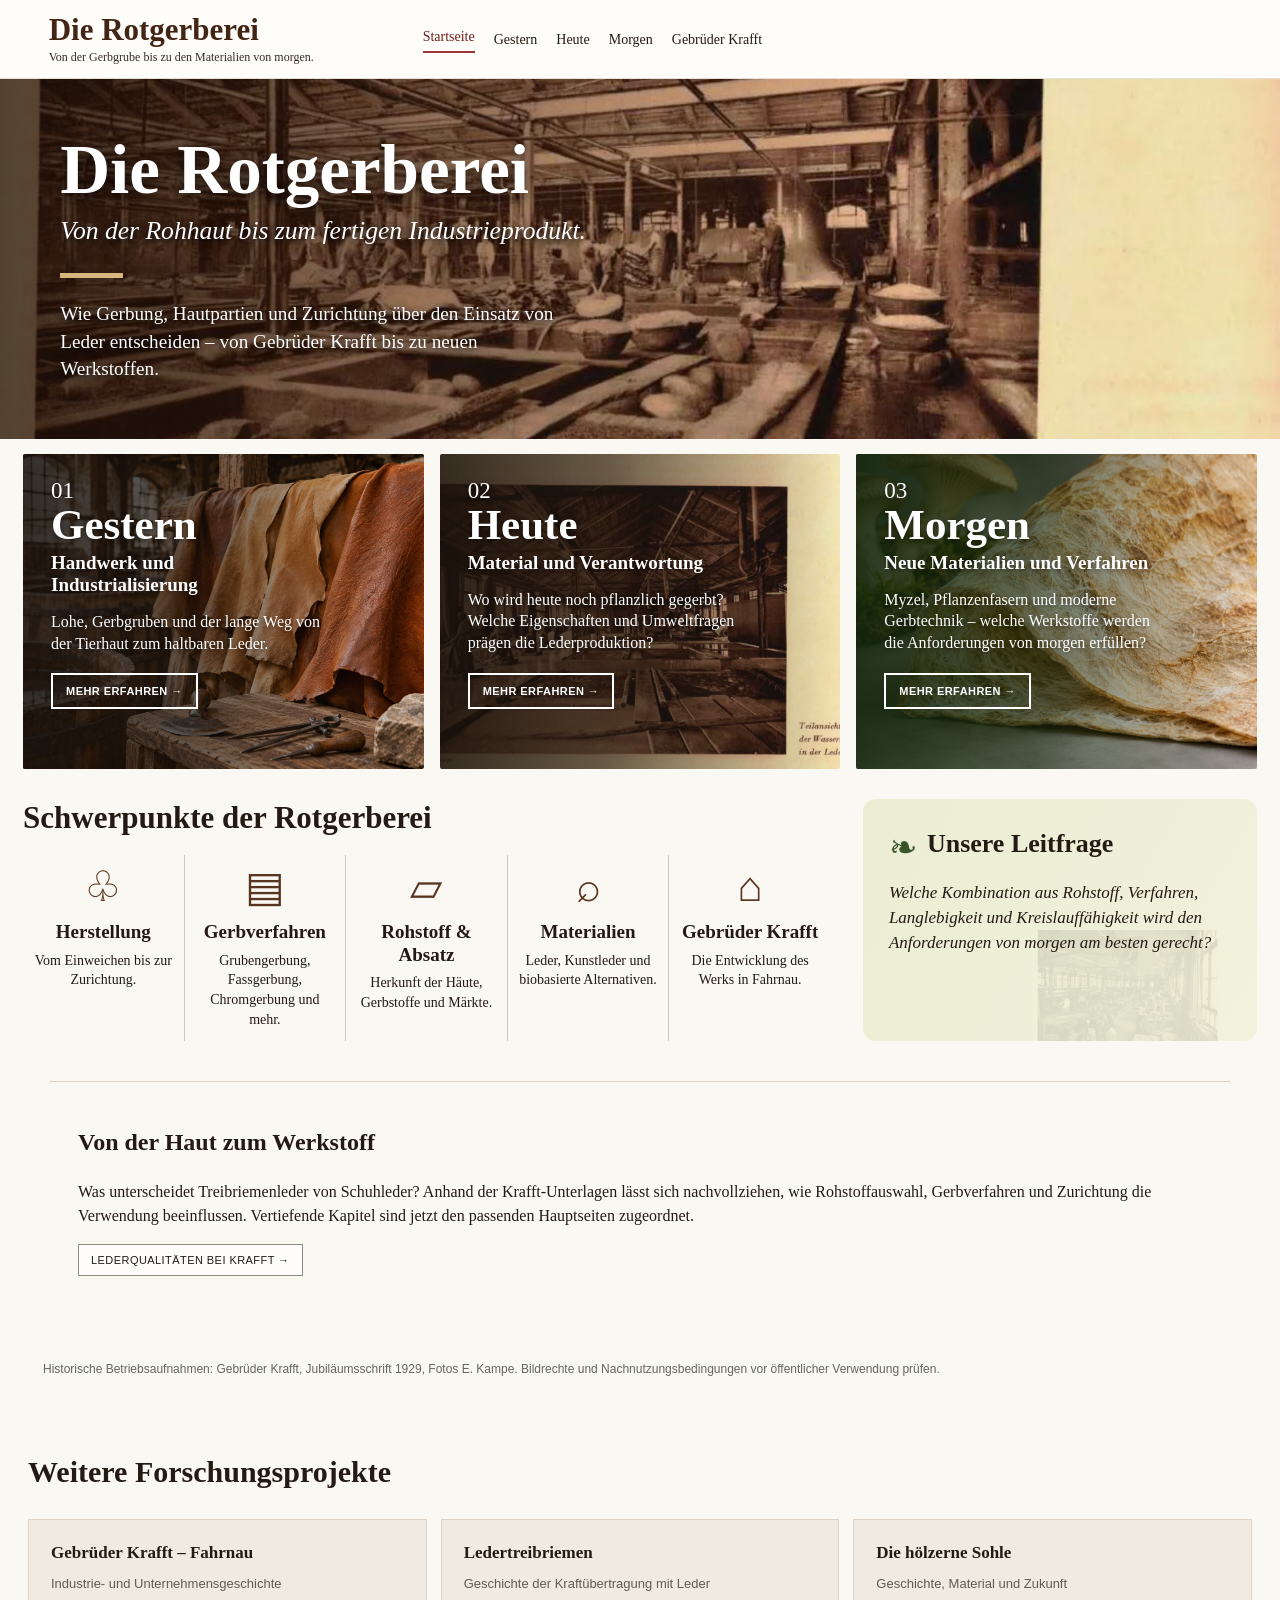
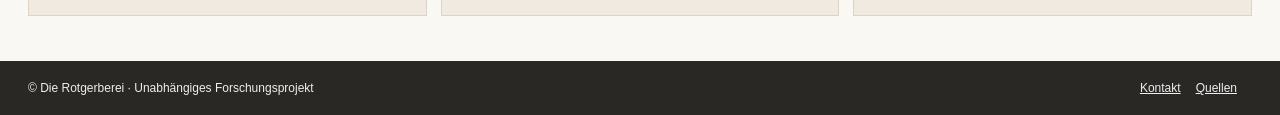
<file: index.html>
<!DOCTYPE html>

<html lang="de"><head><meta charset="utf-8"/><meta content="width=device-width,initial-scale=1" name="viewport"/><title>Die Rotgerberei – Gestern, Heute und Morgen | Die Rotgerberei</title><meta content="Die Rotgerberei: historische Lederherstellung, moderne Verfahren, Materialien von morgen und das Beispiel Gebrüder Krafft in Fahrnau." name="description"/><link href="https://rotgerberei.krafft-fahrnau.de/index.html" rel="canonical"/><link href="style.css?v=20261111-5punkte" rel="stylesheet"/></head><body><header><div class="nav"><a class="brand" href="index.html">Die Rotgerberei<small>Von der Gerbgrube bis zu den Materialien von morgen.</small></a><nav aria-label="Hauptnavigation" class="links"><a aria-current="page" href="index.html">Startseite</a><a href="damals.html">Gestern</a><a href="heute.html">Heute</a><a href="zukunft.html">Morgen</a><a href="krafft.html">Gebrüder Krafft</a></nav></div></header><main><section class="hero"><div class="hero-shade"></div><div class="hero-content"><h1>Die Rotgerberei</h1><h2>Von der Rohhaut bis zum fertigen Industrieprodukt.</h2><div class="shortline"></div><p>Wie Gerbung, Hautpartien und Zurichtung über den Einsatz von Leder entscheiden – von Gebrüder Krafft bis zu neuen Werkstoffen.</p></div></section><div class="three"><section class="era gestern"><div class="era-inner"><div class="number">01</div><h2>Gestern</h2><h3>Handwerk und Industrialisierung</h3><p>Lohe, Gerbgruben und der lange Weg von der Tierhaut zum haltbaren Leder.</p><a class="btn" href="damals.html">Mehr erfahren →</a></div></section><section class="era today"><div class="era-inner"><div class="number">02</div><h2>Heute</h2><h3>Material und Verantwortung</h3><p>Wo wird heute noch pflanzlich gegerbt? Welche Eigenschaften und Umweltfragen prägen die Lederproduktion?</p><a class="btn" href="heute.html">Mehr erfahren →</a></div></section><section class="era tomorrow"><div class="era-inner"><div class="number">03</div><h2>Morgen</h2><h3>Neue Materialien und Verfahren</h3><p>Myzel, Pflanzenfasern und moderne Gerbtechnik – welche Werkstoffe werden die Anforderungen von morgen erfüllen?</p><a class="btn" href="zukunft.html">Mehr erfahren →</a></div></section></div><div class="home-bottom"><section class="home-focus"><h2>Schwerpunkte der Rotgerberei</h2><div class="focus-grid"><a href="damals.html#gestern-vorbereiten"><span class="focus-icon">♧</span><strong>Herstellung</strong><small>Vom Einweichen bis zur Zurichtung.</small></a><a href="krafft.html#krafft-verfahren"><span class="focus-icon">▤</span><strong>Gerbverfahren</strong><small>Grubengerbung, Fassgerbung, Chromgerbung und mehr.</small></a><a href="krafft.html#krafft-kette"><span class="focus-icon">▱</span><strong>Rohstoff &amp; Absatz</strong><small>Herkunft der Häute, Gerbstoffe und Märkte.</small></a><a href="zukunft.html#morgen-traeger"><span class="focus-icon">⌕</span><strong>Materialien</strong><small>Leder, Kunstleder und biobasierte Alternativen.</small></a><a href="krafft.html"><span class="focus-icon">⌂</span><strong>Gebrüder Krafft</strong><small>Die Entwicklung des Werks in Fahrnau.</small></a></div></section><aside class="home-leitfrage"><div class="leaf">❧</div><h2>Unsere Leitfrage</h2><p>Welche Kombination aus Rohstoff, Verfahren, Langlebigkeit und Kreislauffähigkeit wird den Anforderungen von morgen am besten gerecht?</p></aside></div><section class="home-context"><h2>Von der Haut zum Werkstoff</h2><p>Was unterscheidet Treibriemenleder von Schuhleder? Anhand der Krafft-Unterlagen lässt sich nachvollziehen, wie Rohstoffauswahl, Gerbverfahren und Zurichtung die Verwendung beeinflussen. Vertiefende Kapitel sind jetzt den passenden Hauptseiten zugeordnet.</p><a class="btn" href="krafft.html#krafft-katalog">Lederqualitäten bei Krafft →</a></section></main><div class="source-note">Historische Betriebsaufnahmen: Gebrüder Krafft, Jubiläumsschrift 1929, Fotos E. Kampe. Bildrechte und Nachnutzungsbedingungen vor öffentlicher Verwendung prüfen.</div><section class="related-projects"><h2>Weitere Forschungsprojekte</h2><div class="related-project-grid"><a href="https://krafft-fahrnau.de/"><strong>Gebrüder Krafft – Fahrnau</strong><span>Industrie- und Unternehmensgeschichte</span></a><a href="https://ledertreibriemen.de/"><strong>Ledertreibriemen</strong><span>Geschichte der Kraftübertragung mit Leder</span></a><a href="https://hoelzernesohle.de/"><strong>Die hölzerne Sohle</strong><span>Geschichte, Material und Zukunft</span></a></div></section><footer><div class="footer-inner"><div>© Die Rotgerberei · Unabhängiges Forschungsprojekt</div><div><a href="mailto:armin@wolfarth.ch">Kontakt</a><a href="quellen.html">Quellen</a></div></div></footer></body></html>
</file>
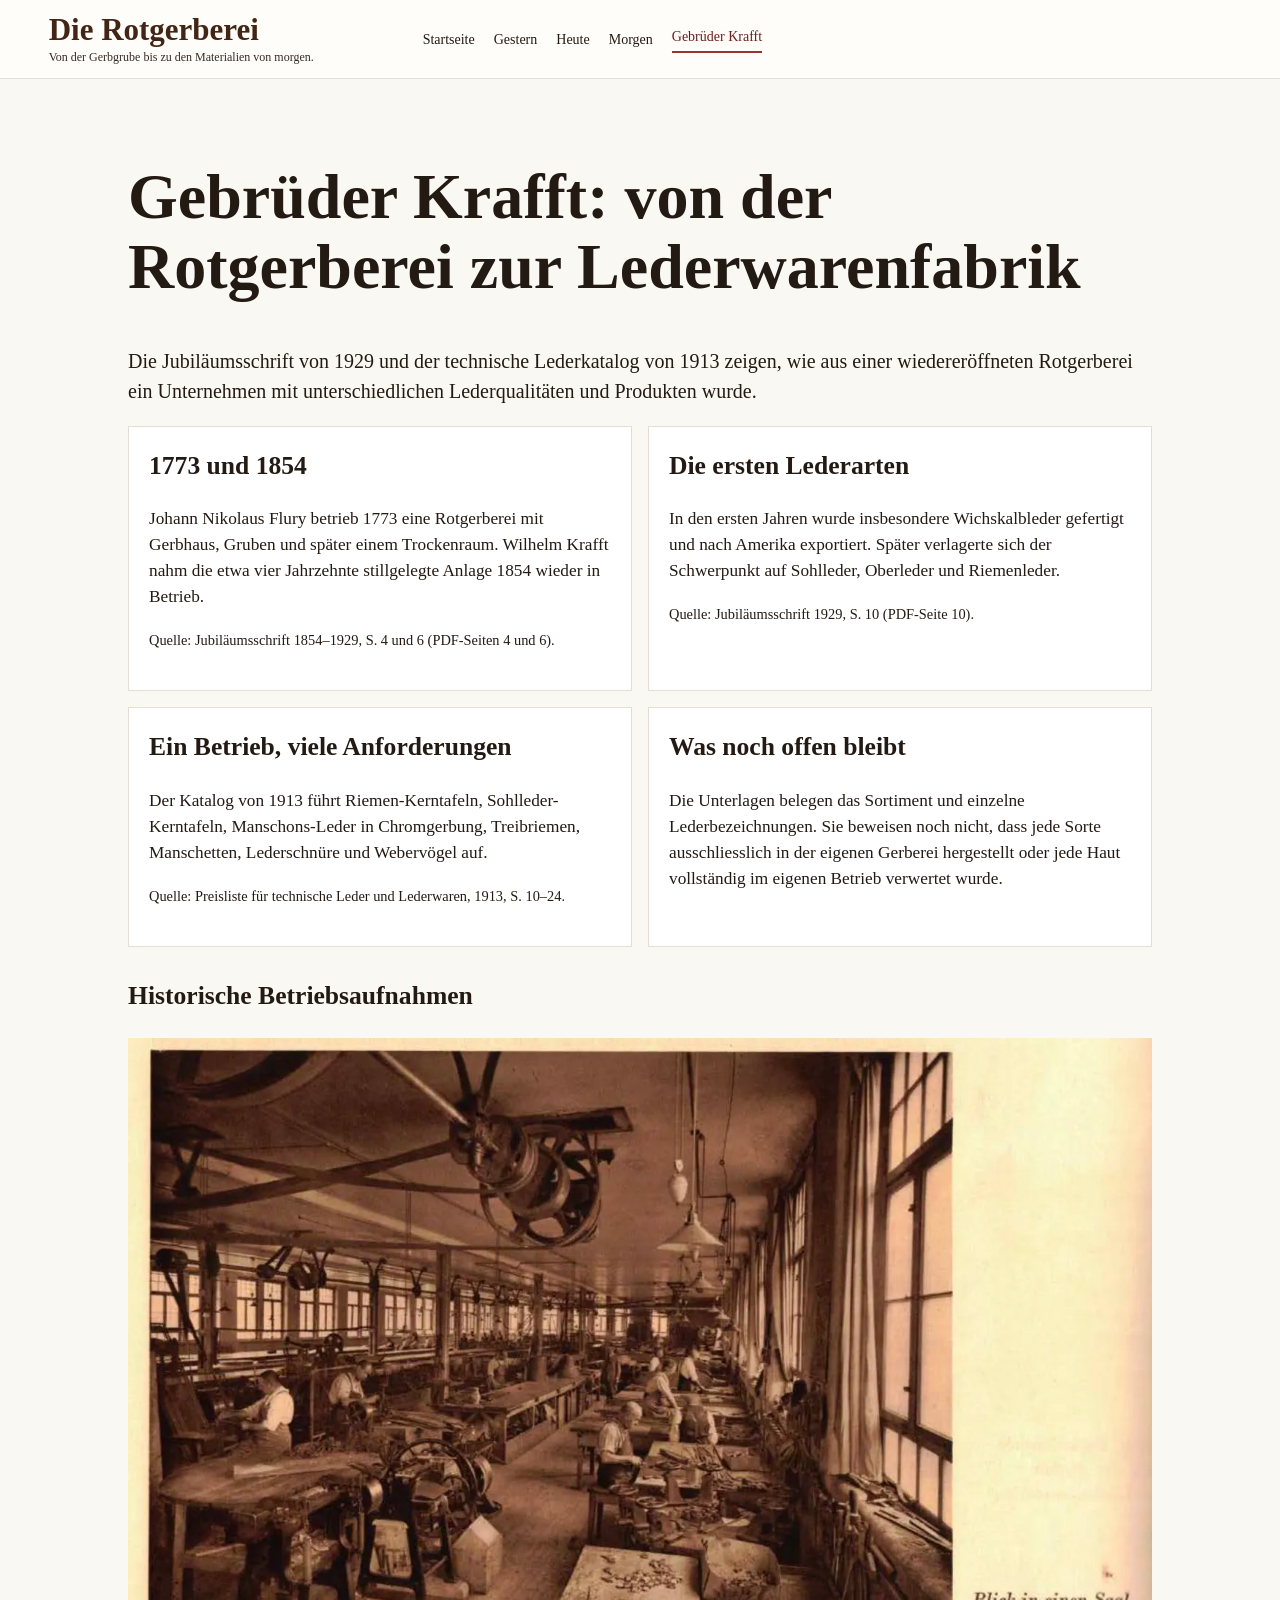
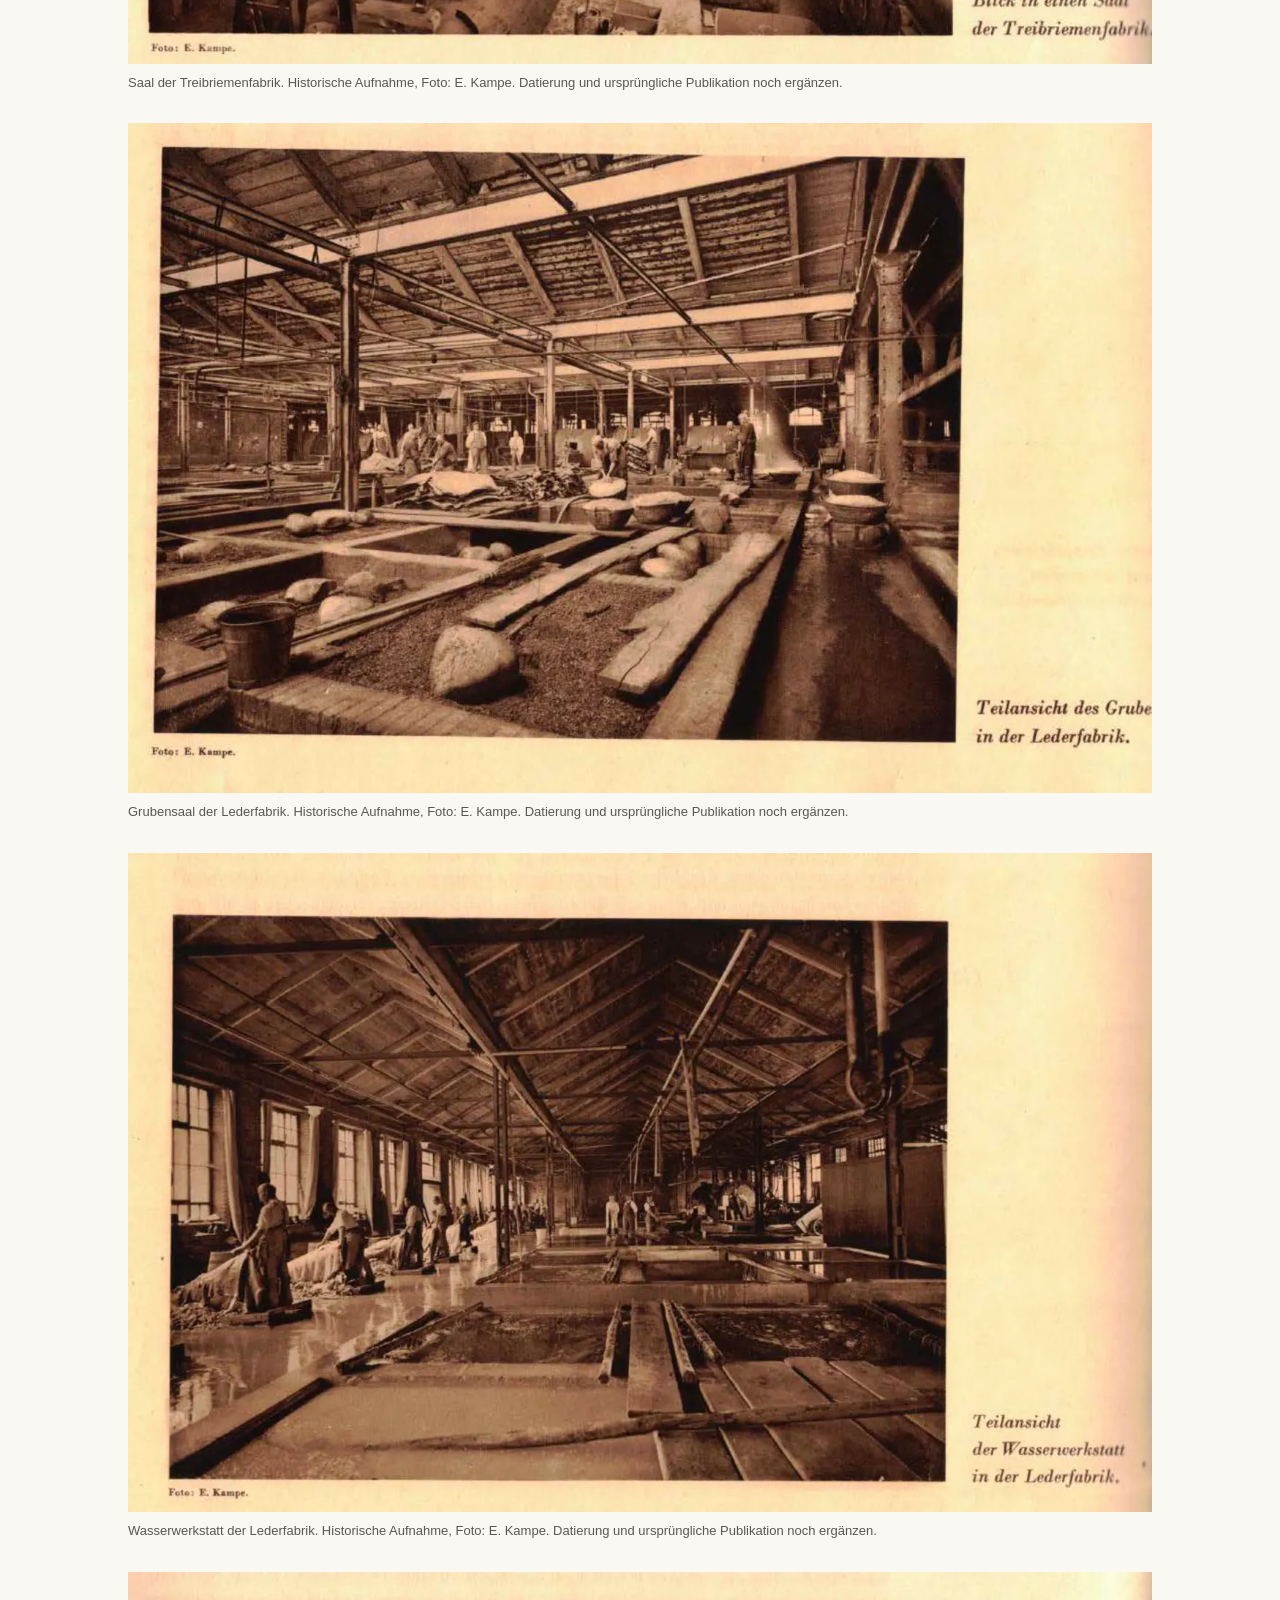
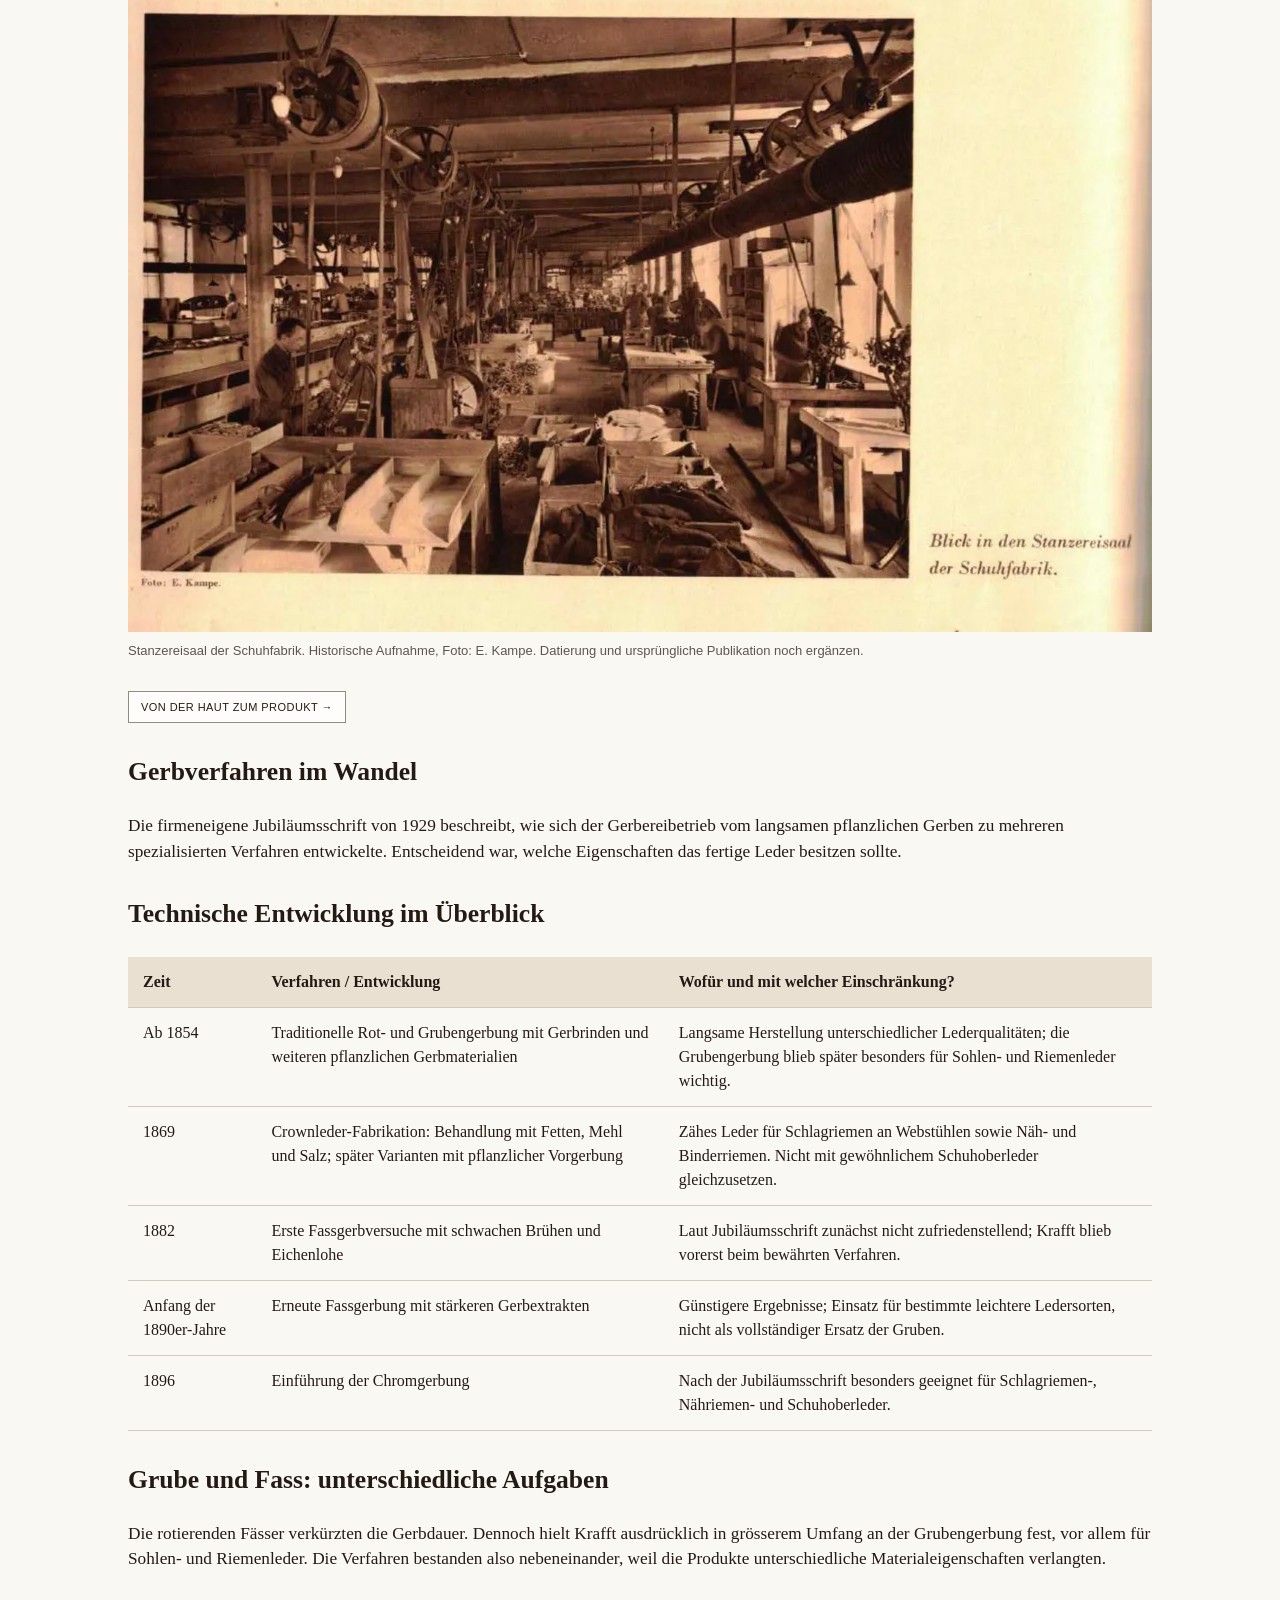
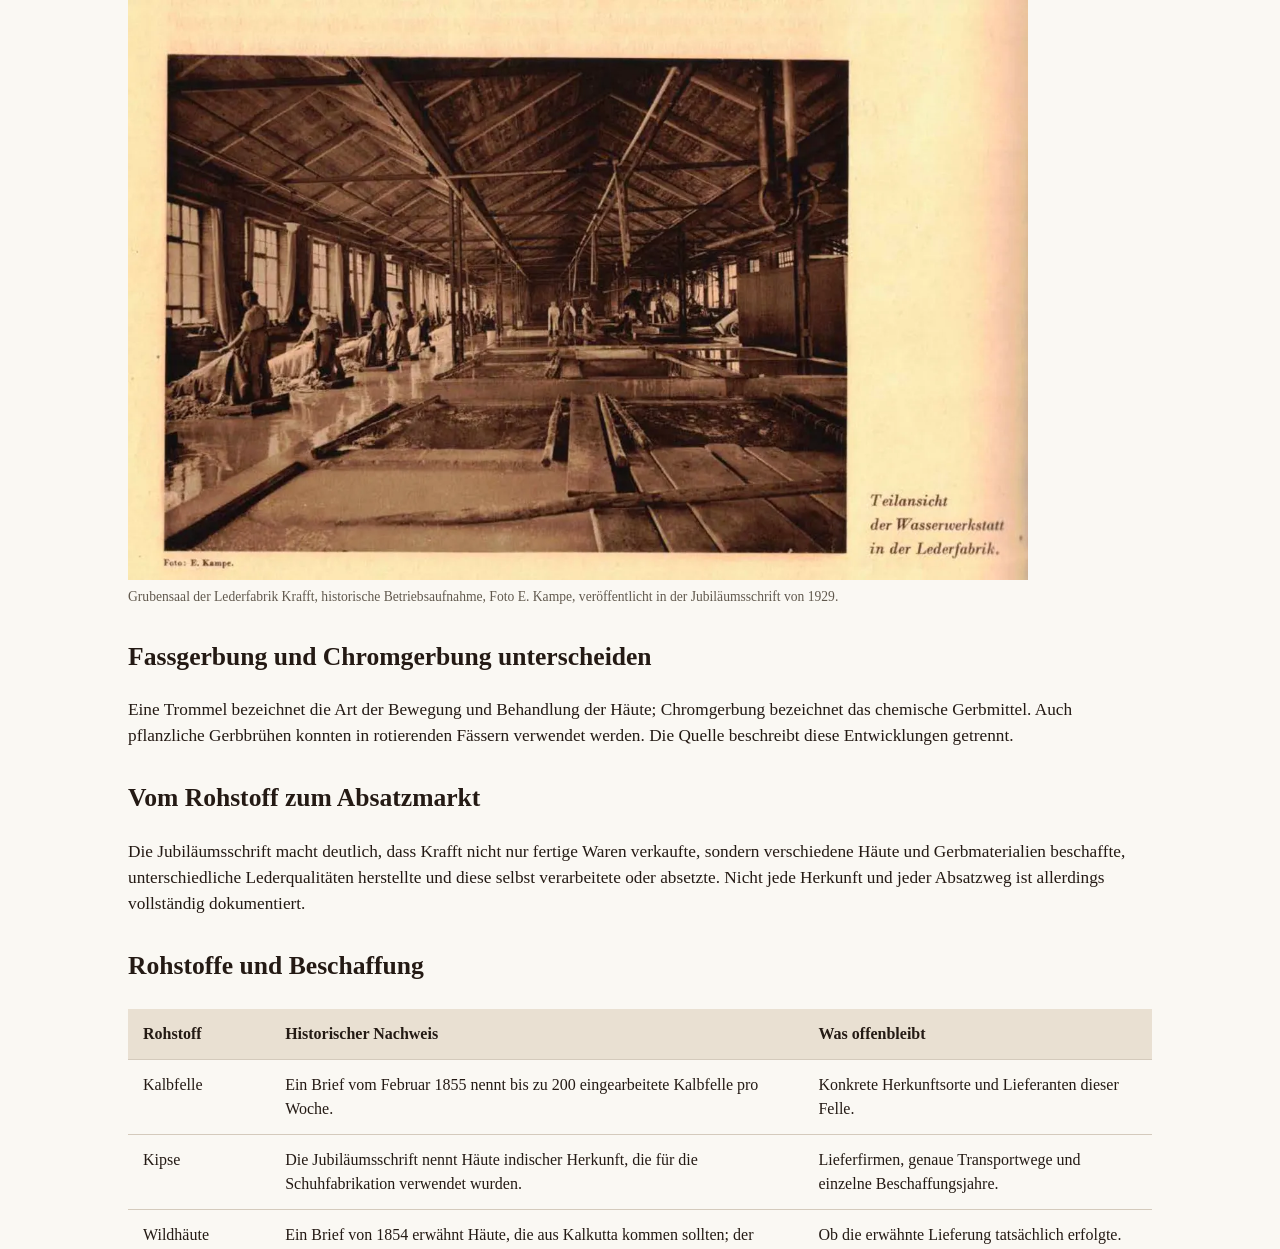
<file: gerbverfahren-krafft.html>
<!doctype html><html lang="de"><head><meta charset="utf-8"><meta name="viewport" content="width=device-width,initial-scale=1"><meta http-equiv="refresh" content="0; url=krafft.html#krafft-verfahren"><link rel="canonical" href="https://rotgerberei.krafft-fahrnau.de/krafft.html"><title>Inhalt verschoben | Die Rotgerberei</title><link rel="stylesheet" href="style.css"></head><body><main class="content" style="padding:4rem 1.5rem"><h1>Dieser Inhalt hat einen neuen Platz</h1><p>Wir haben die Themen in die Kapitel Gestern, Heute, Morgen und Gebrüder Krafft eingeordnet.</p><p><a class="btn" href="krafft.html#krafft-verfahren">Zum neuen Kapitel →</a></p></main></body></html>
</file>
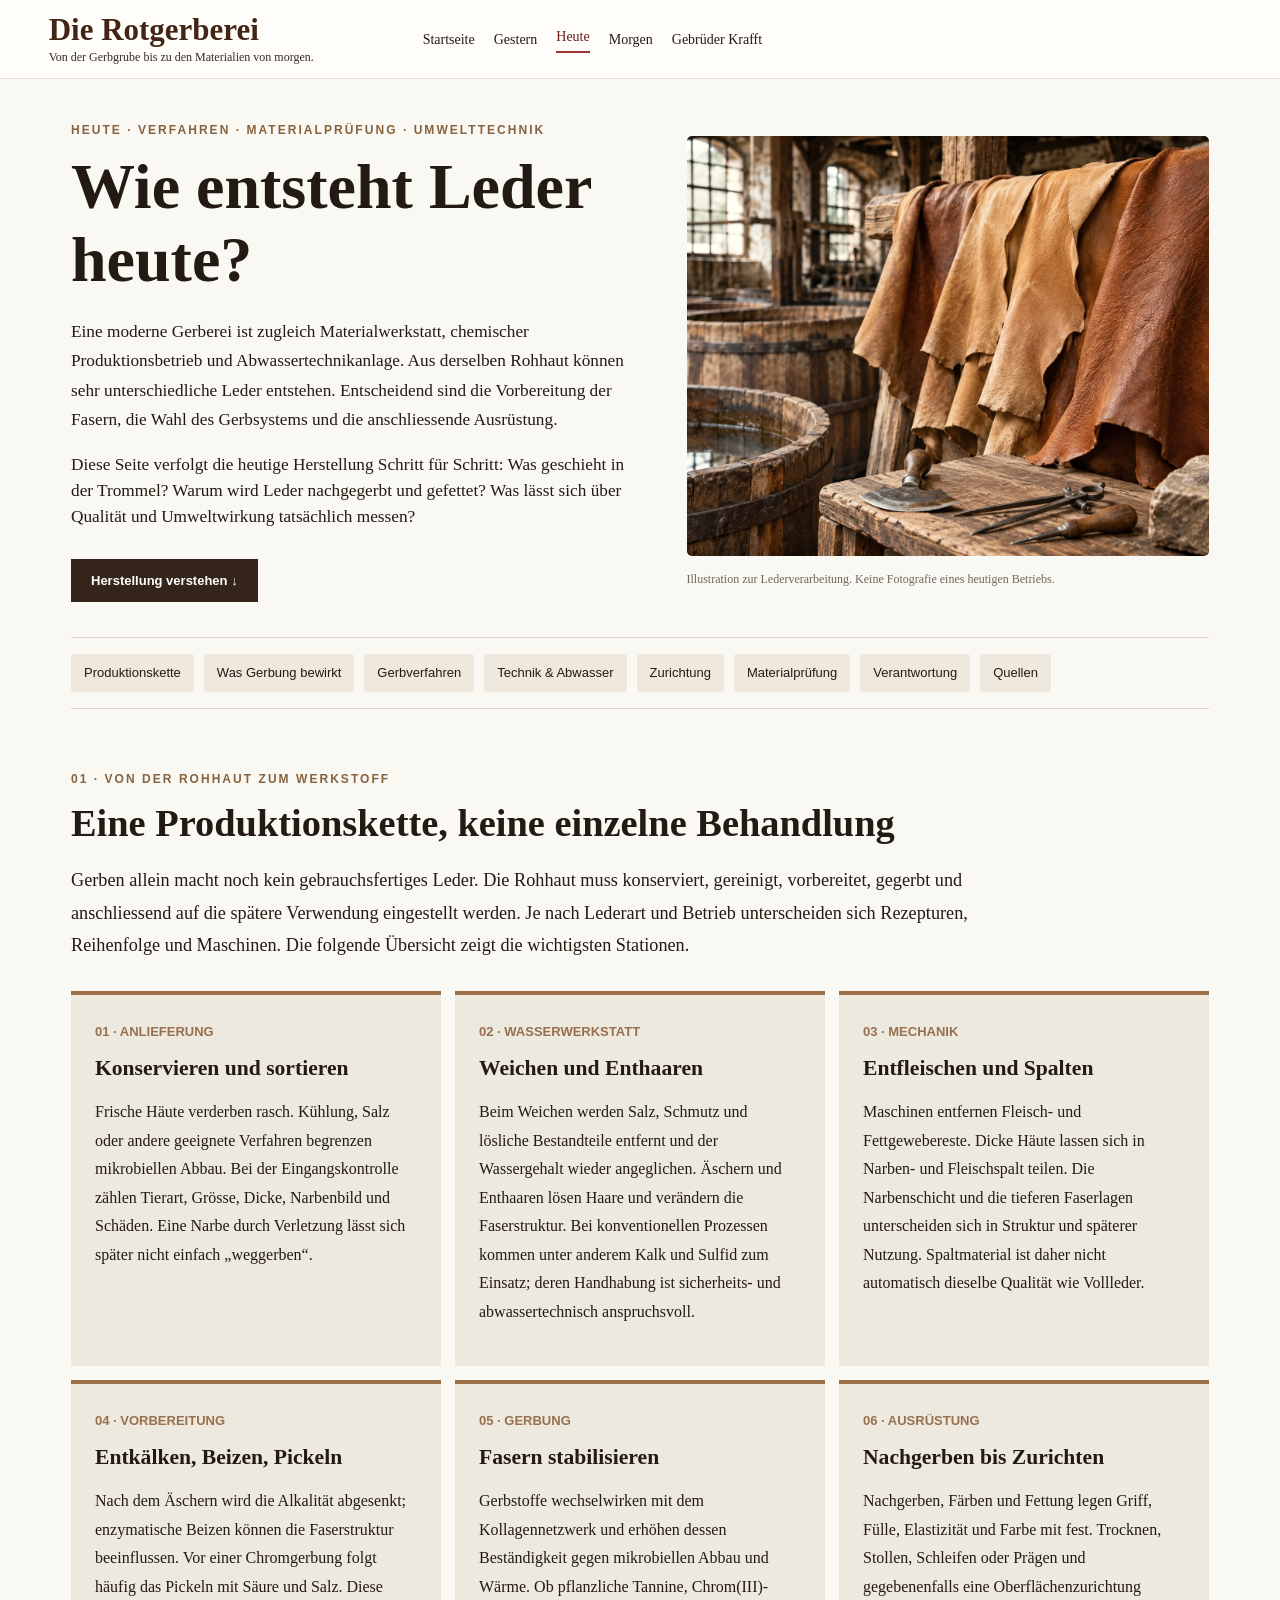
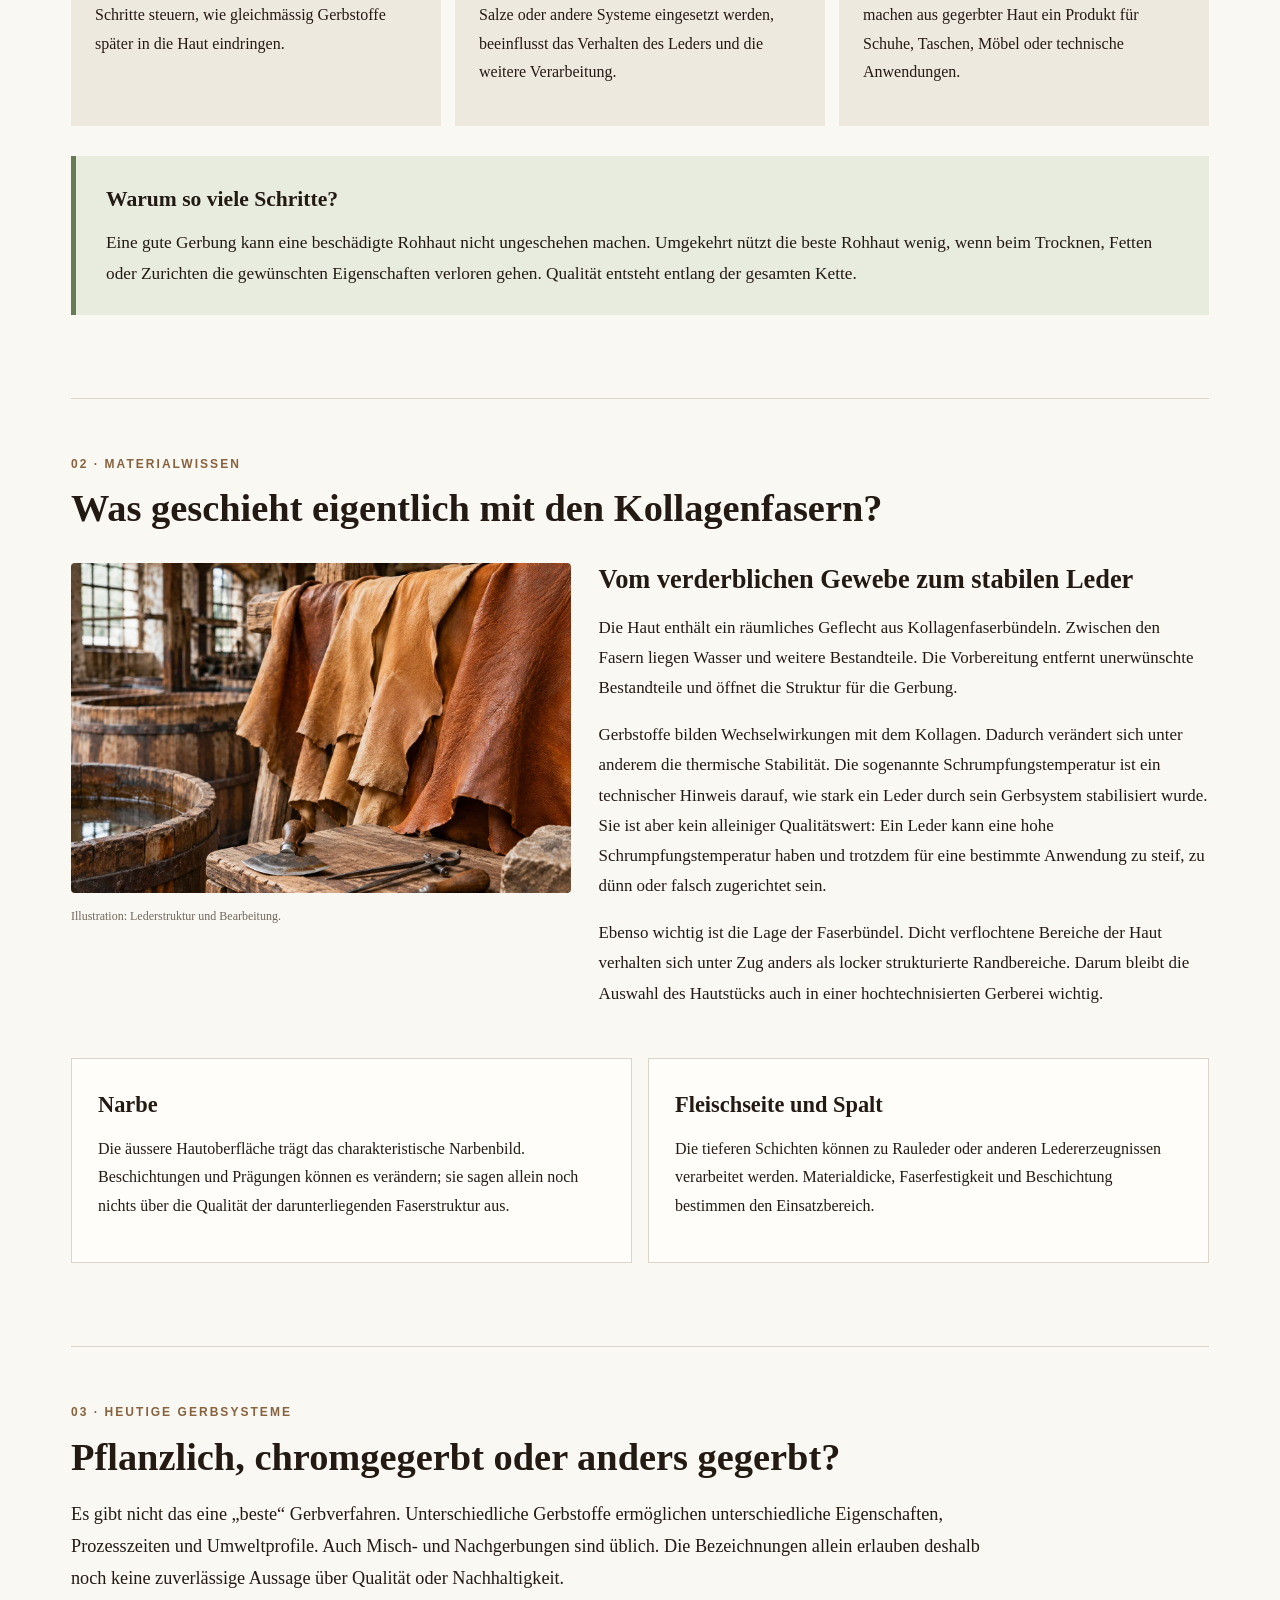
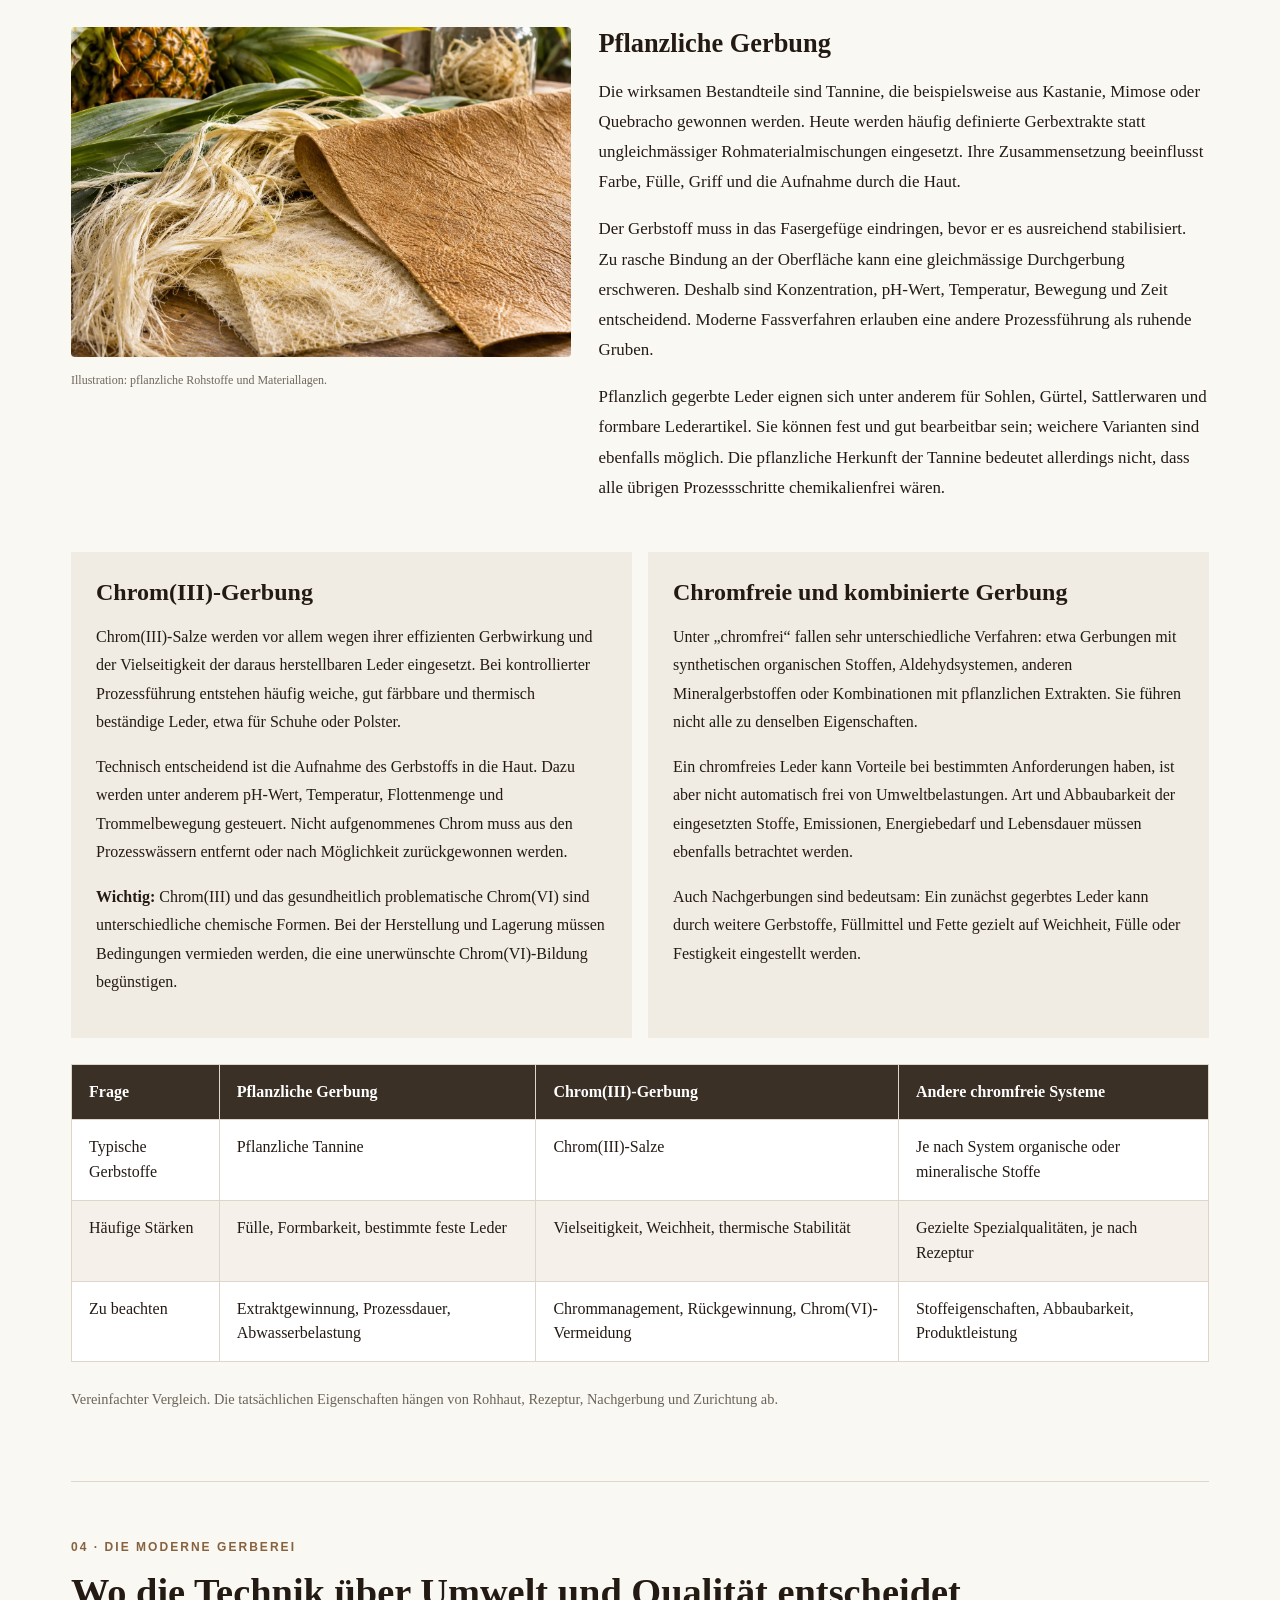
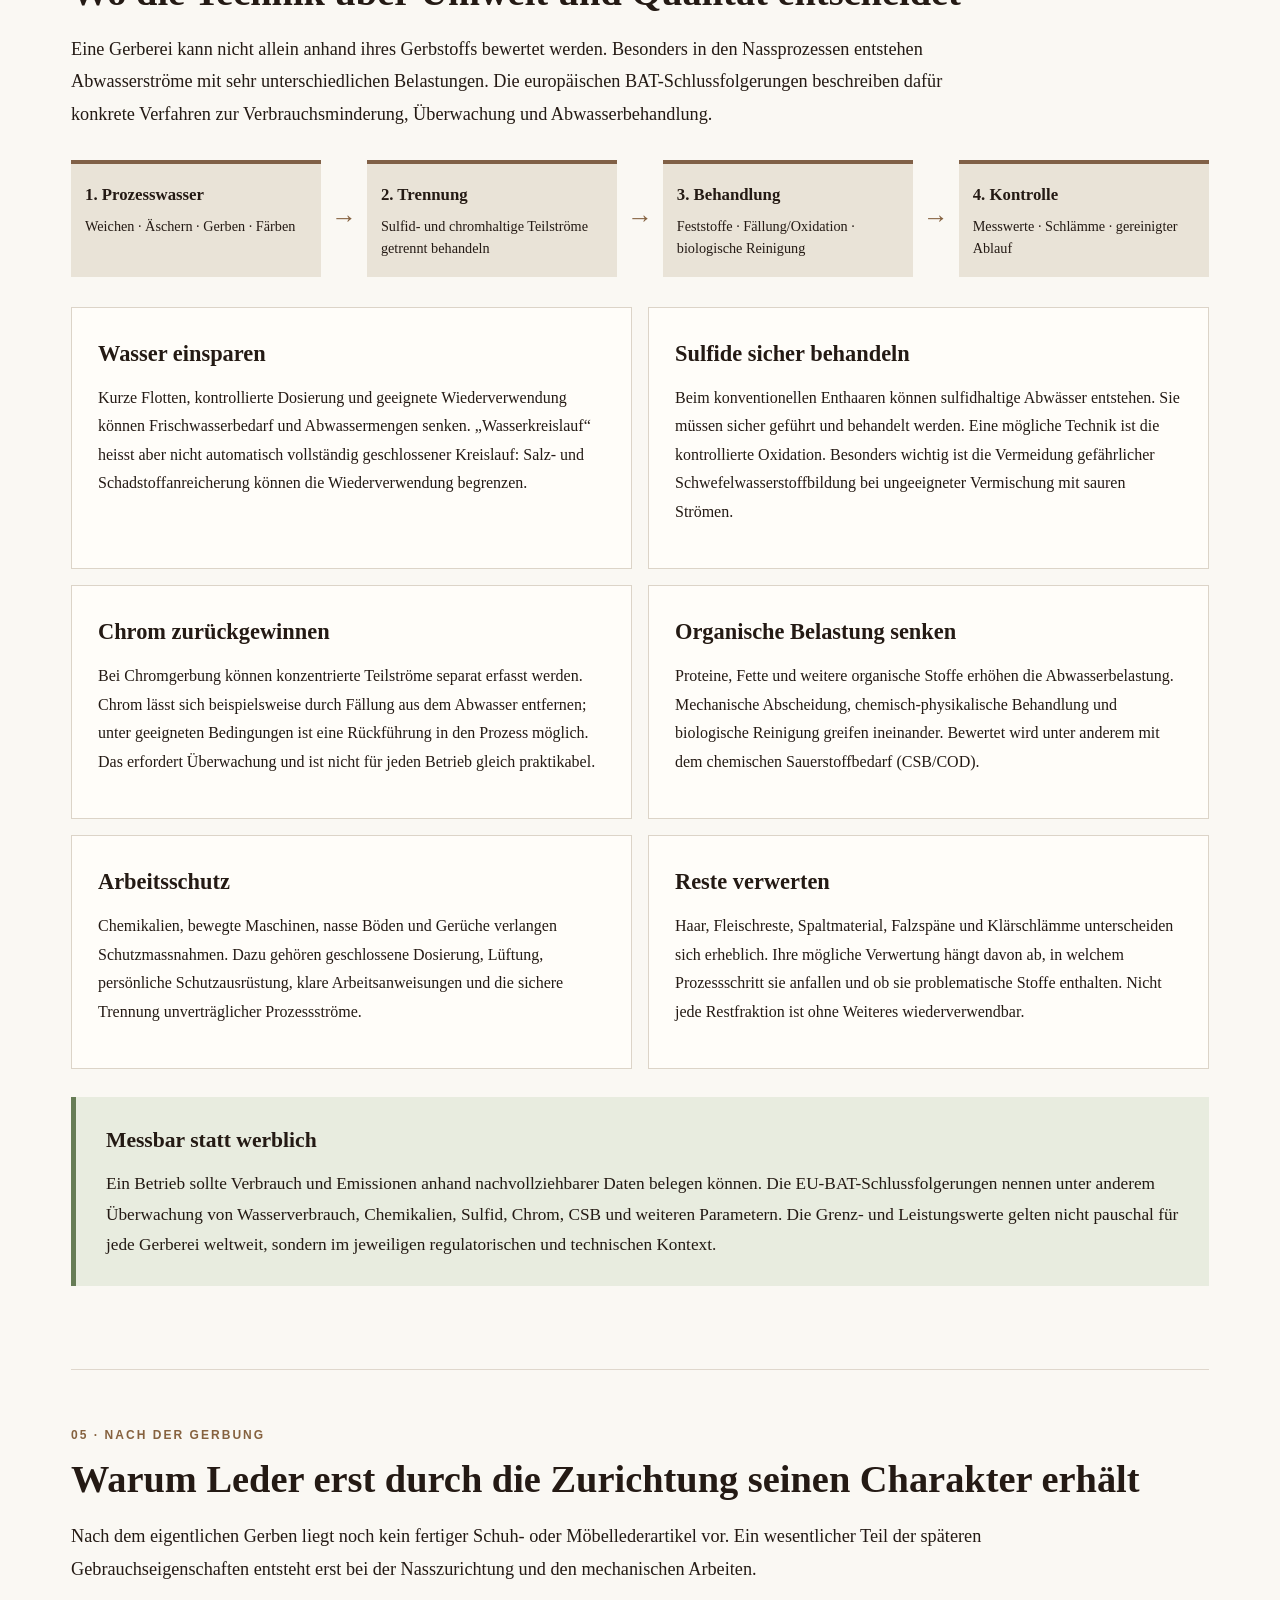
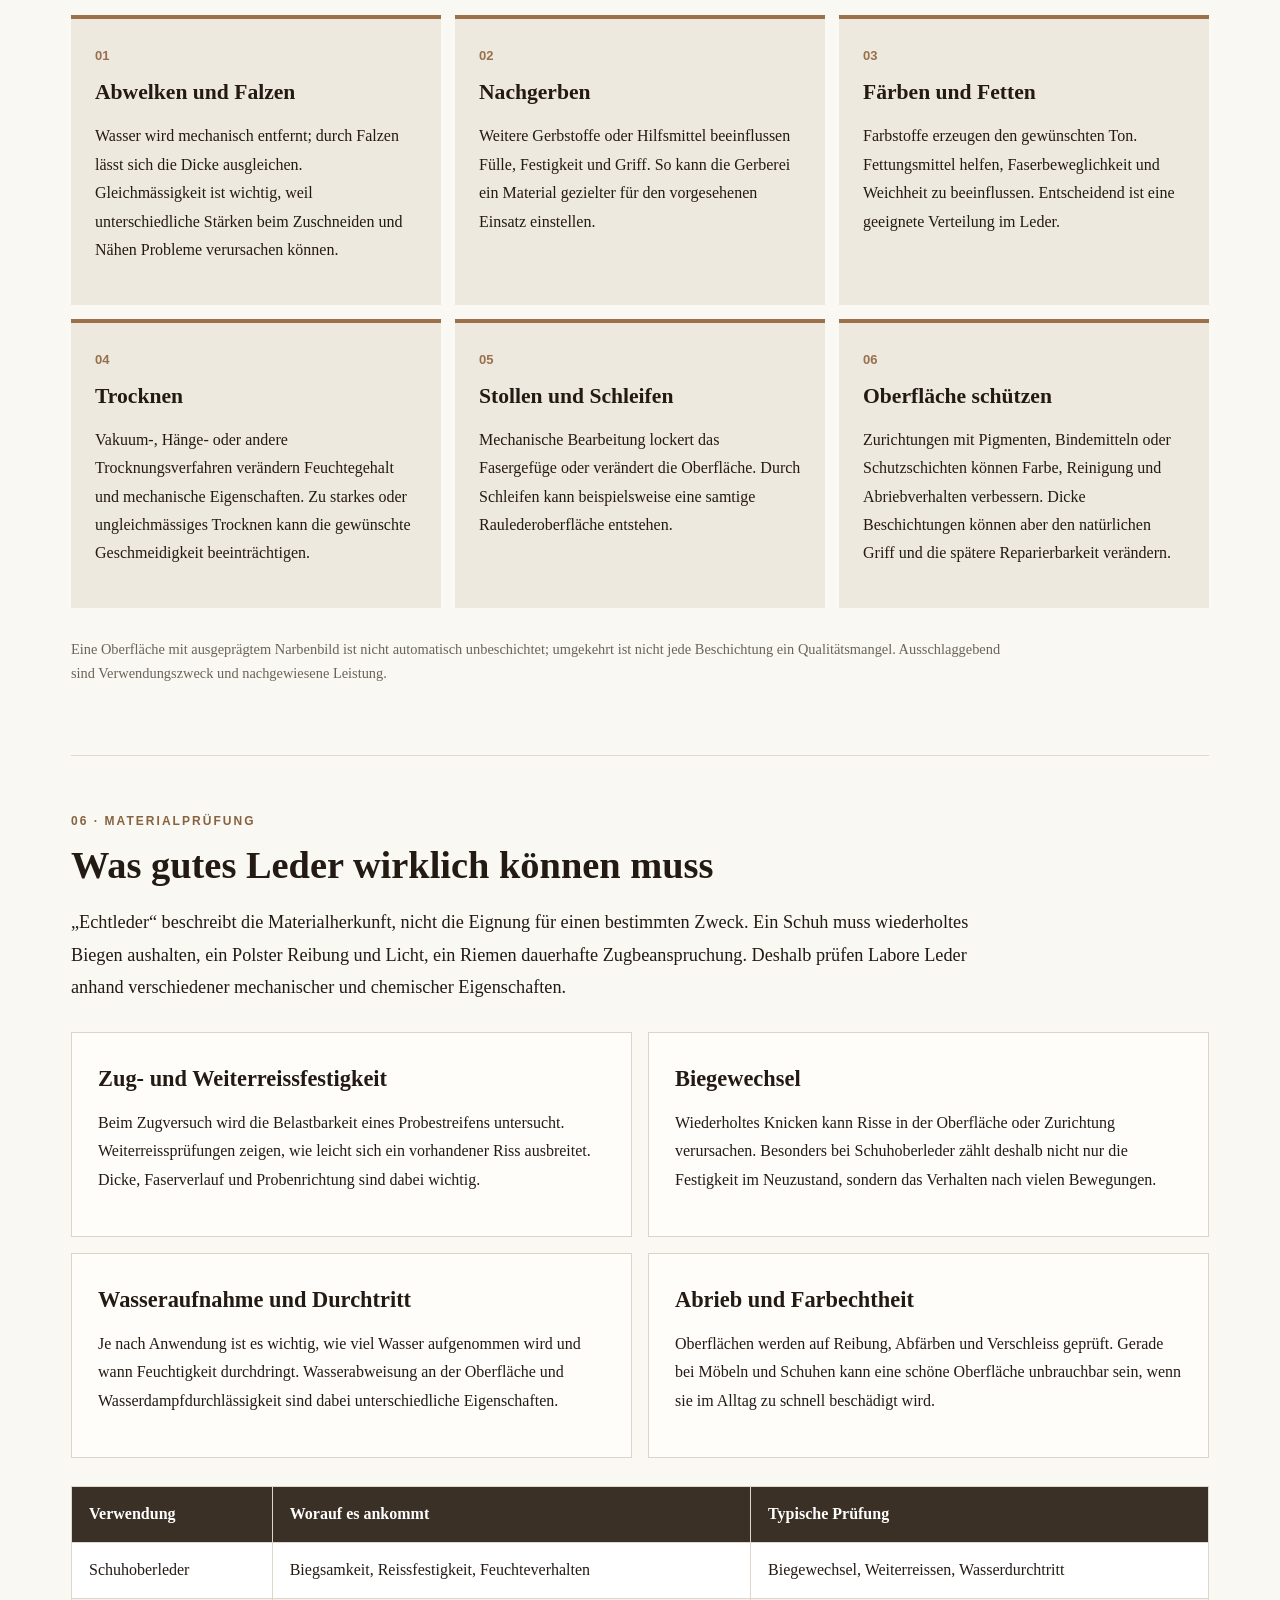
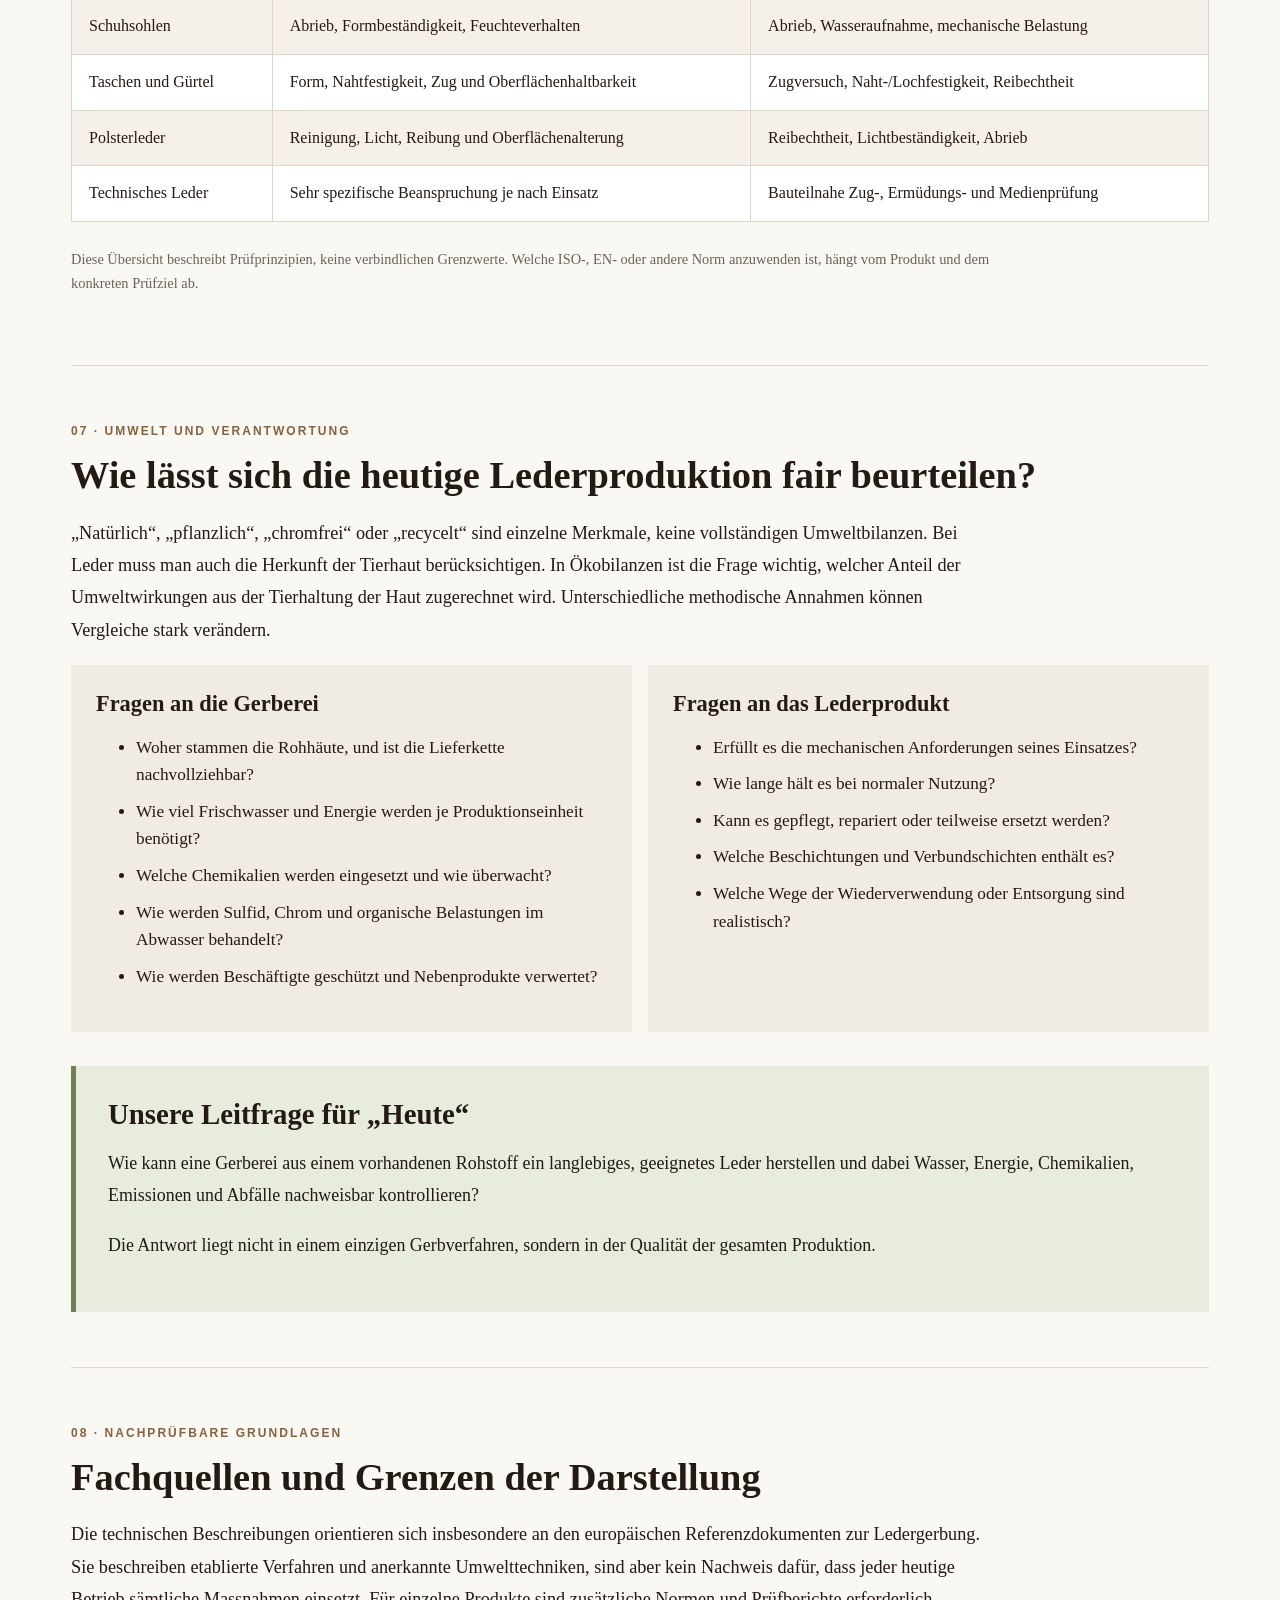
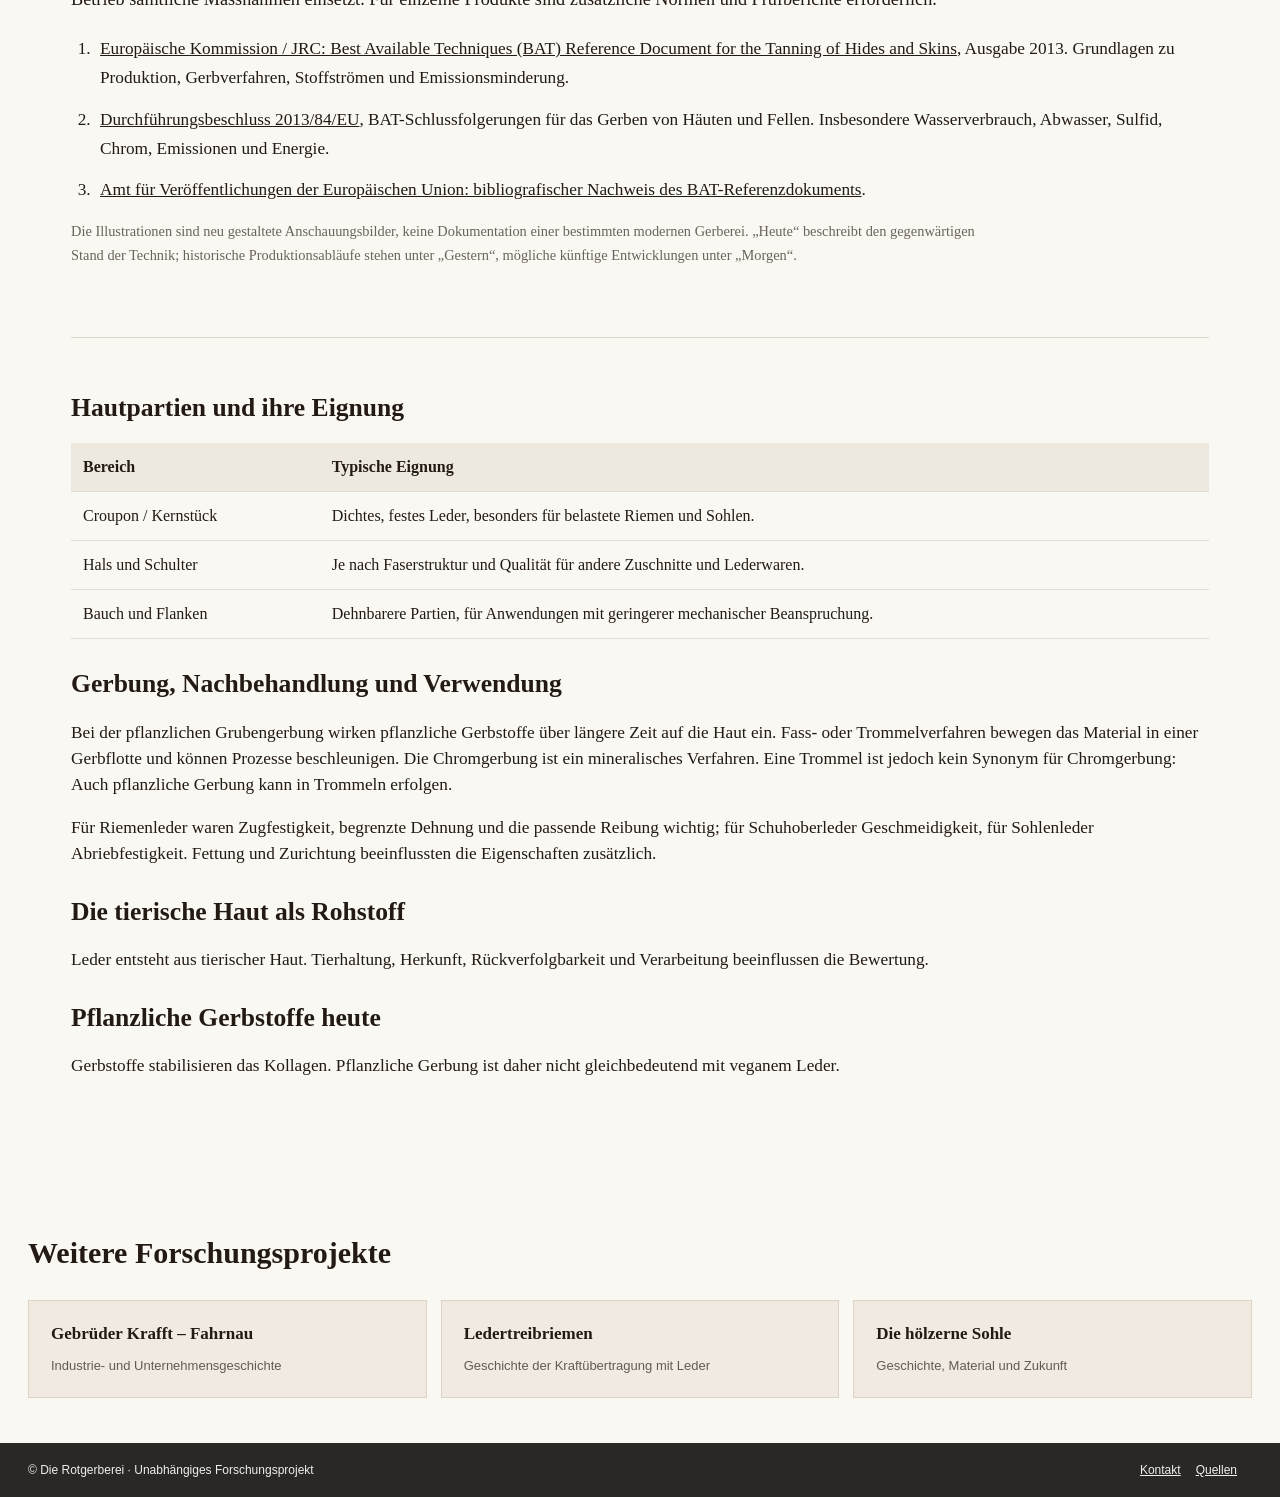
<file: haut-zum-produkt.html>
<!doctype html><html lang="de"><head><meta charset="utf-8"><meta name="viewport" content="width=device-width,initial-scale=1"><meta http-equiv="refresh" content="0; url=heute.html#heute-hautpartien"><link rel="canonical" href="https://rotgerberei.krafft-fahrnau.de/heute.html"><title>Inhalt verschoben | Die Rotgerberei</title><link rel="stylesheet" href="style.css"></head><body><main class="content" style="padding:4rem 1.5rem"><h1>Dieser Inhalt hat einen neuen Platz</h1><p>Wir haben die Themen in die Kapitel Gestern, Heute, Morgen und Gebrüder Krafft eingeordnet.</p><p><a class="btn" href="heute.html#heute-hautpartien">Zum neuen Kapitel →</a></p></main></body></html>
</file>
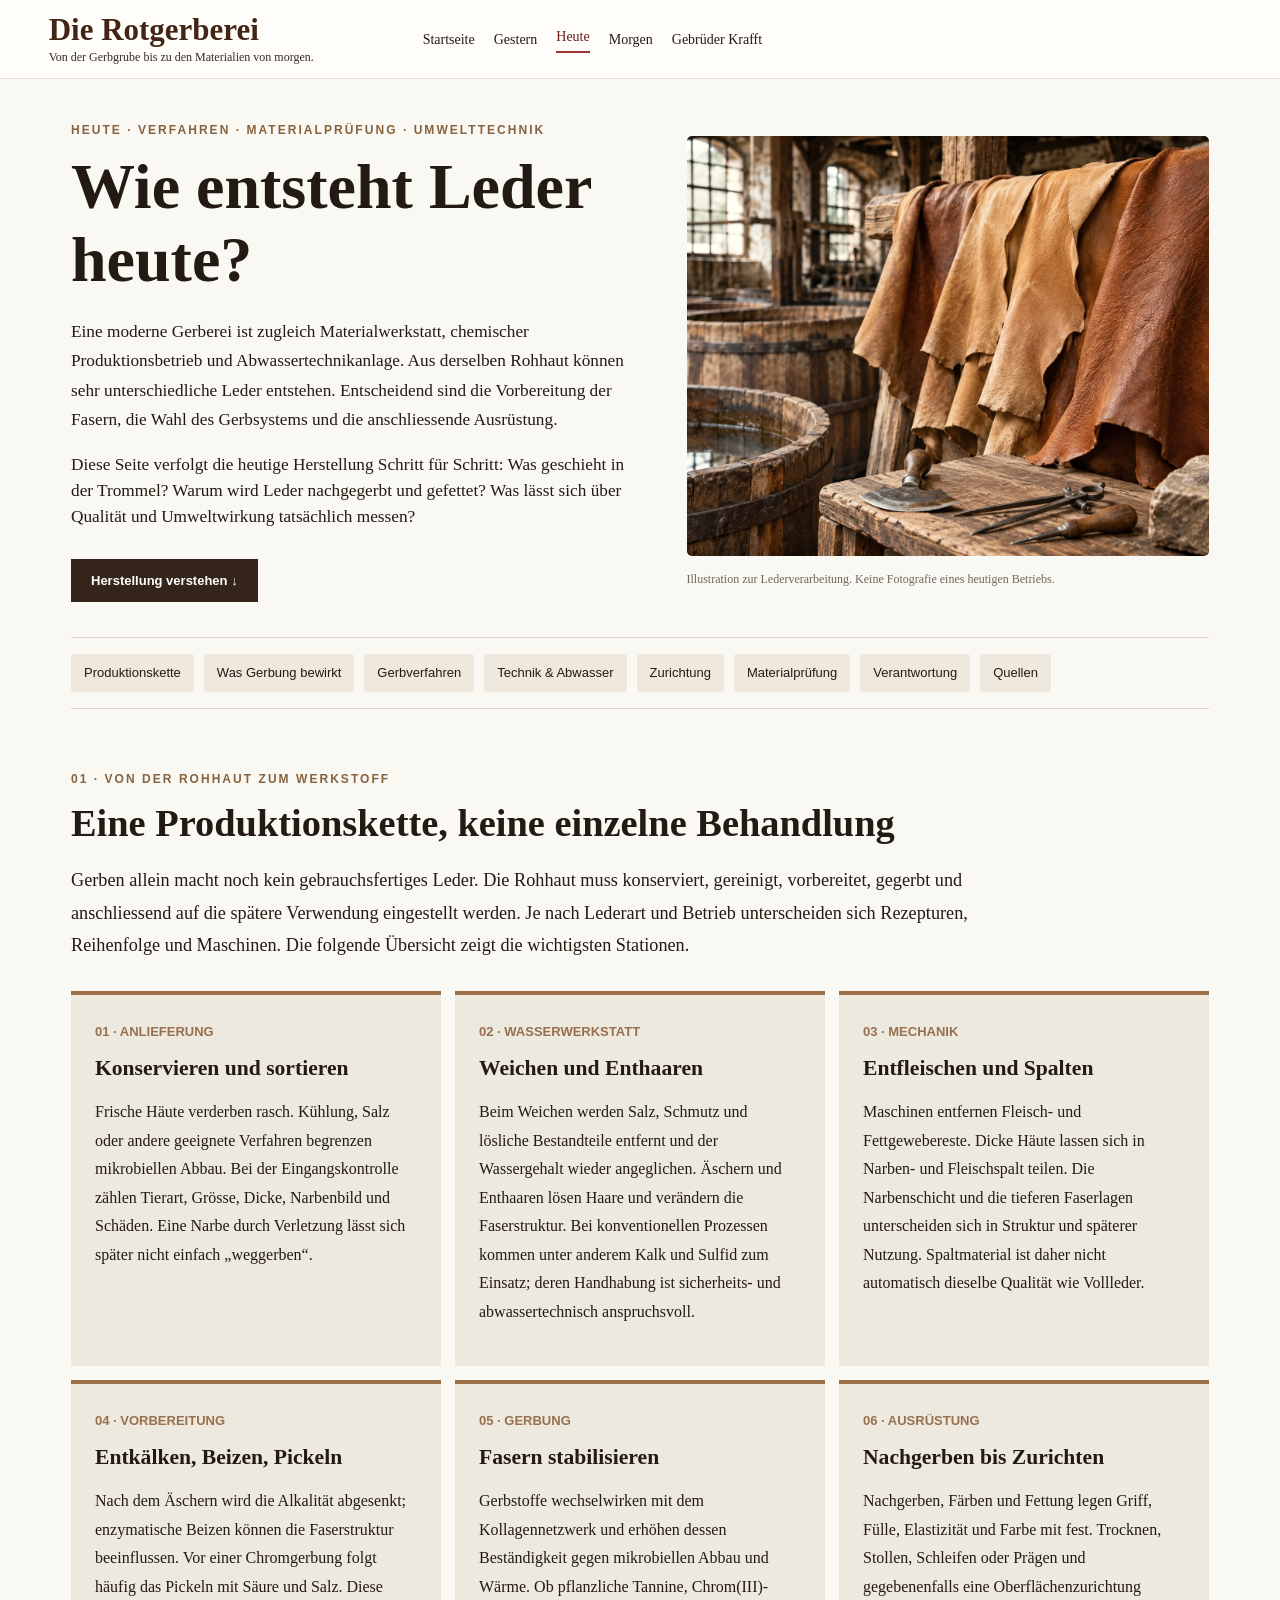
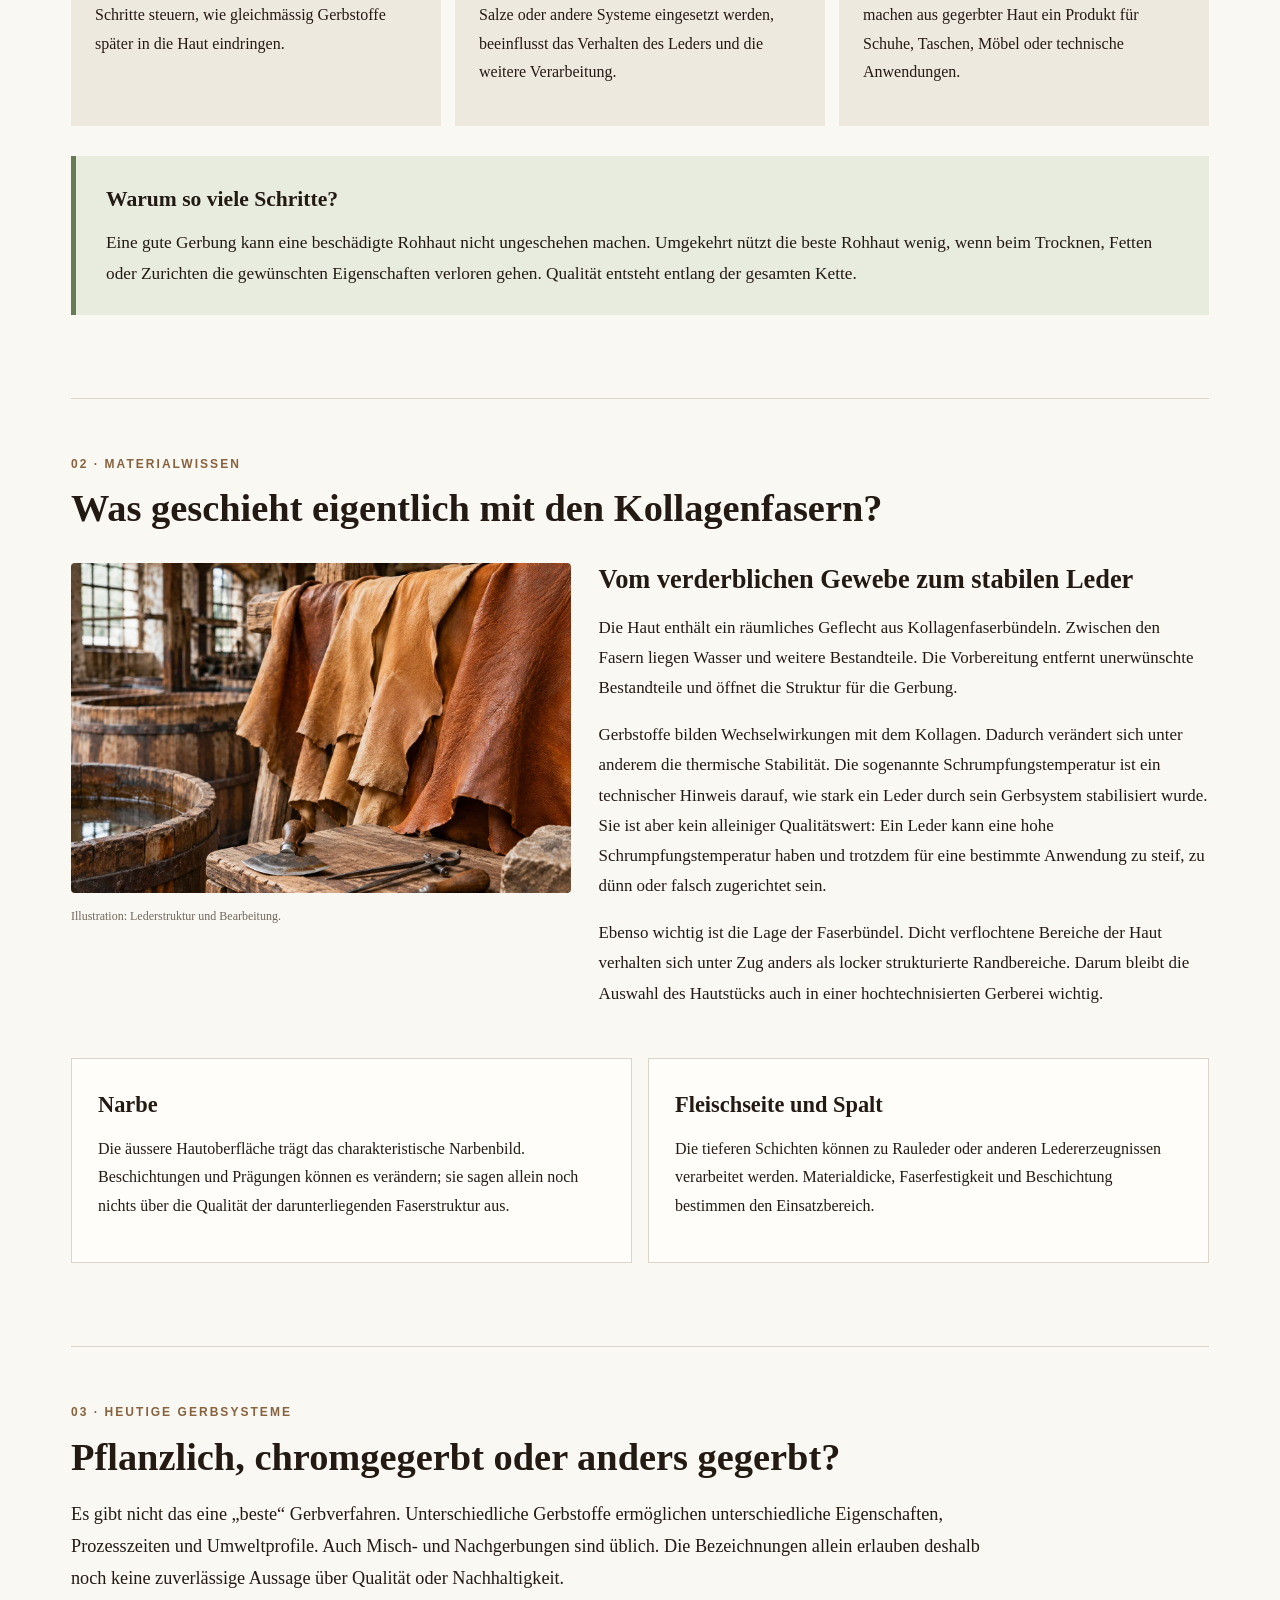
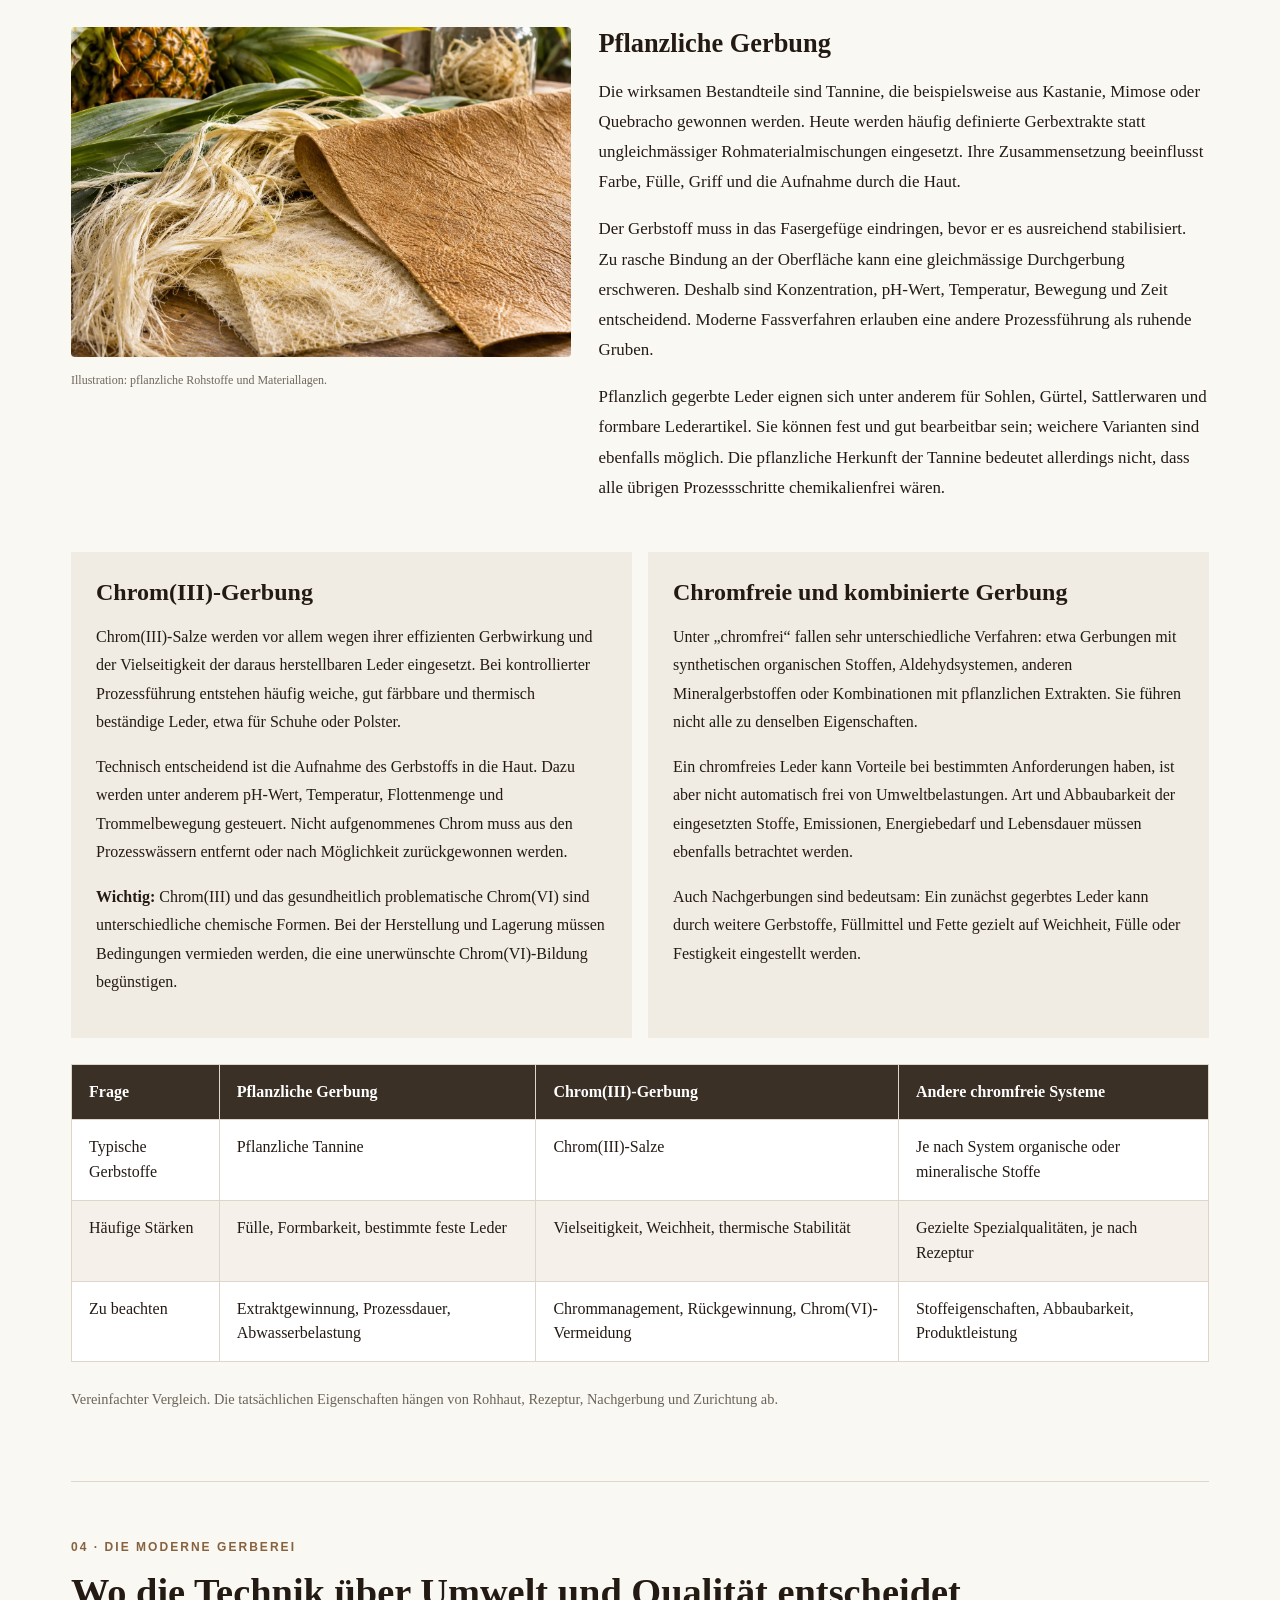
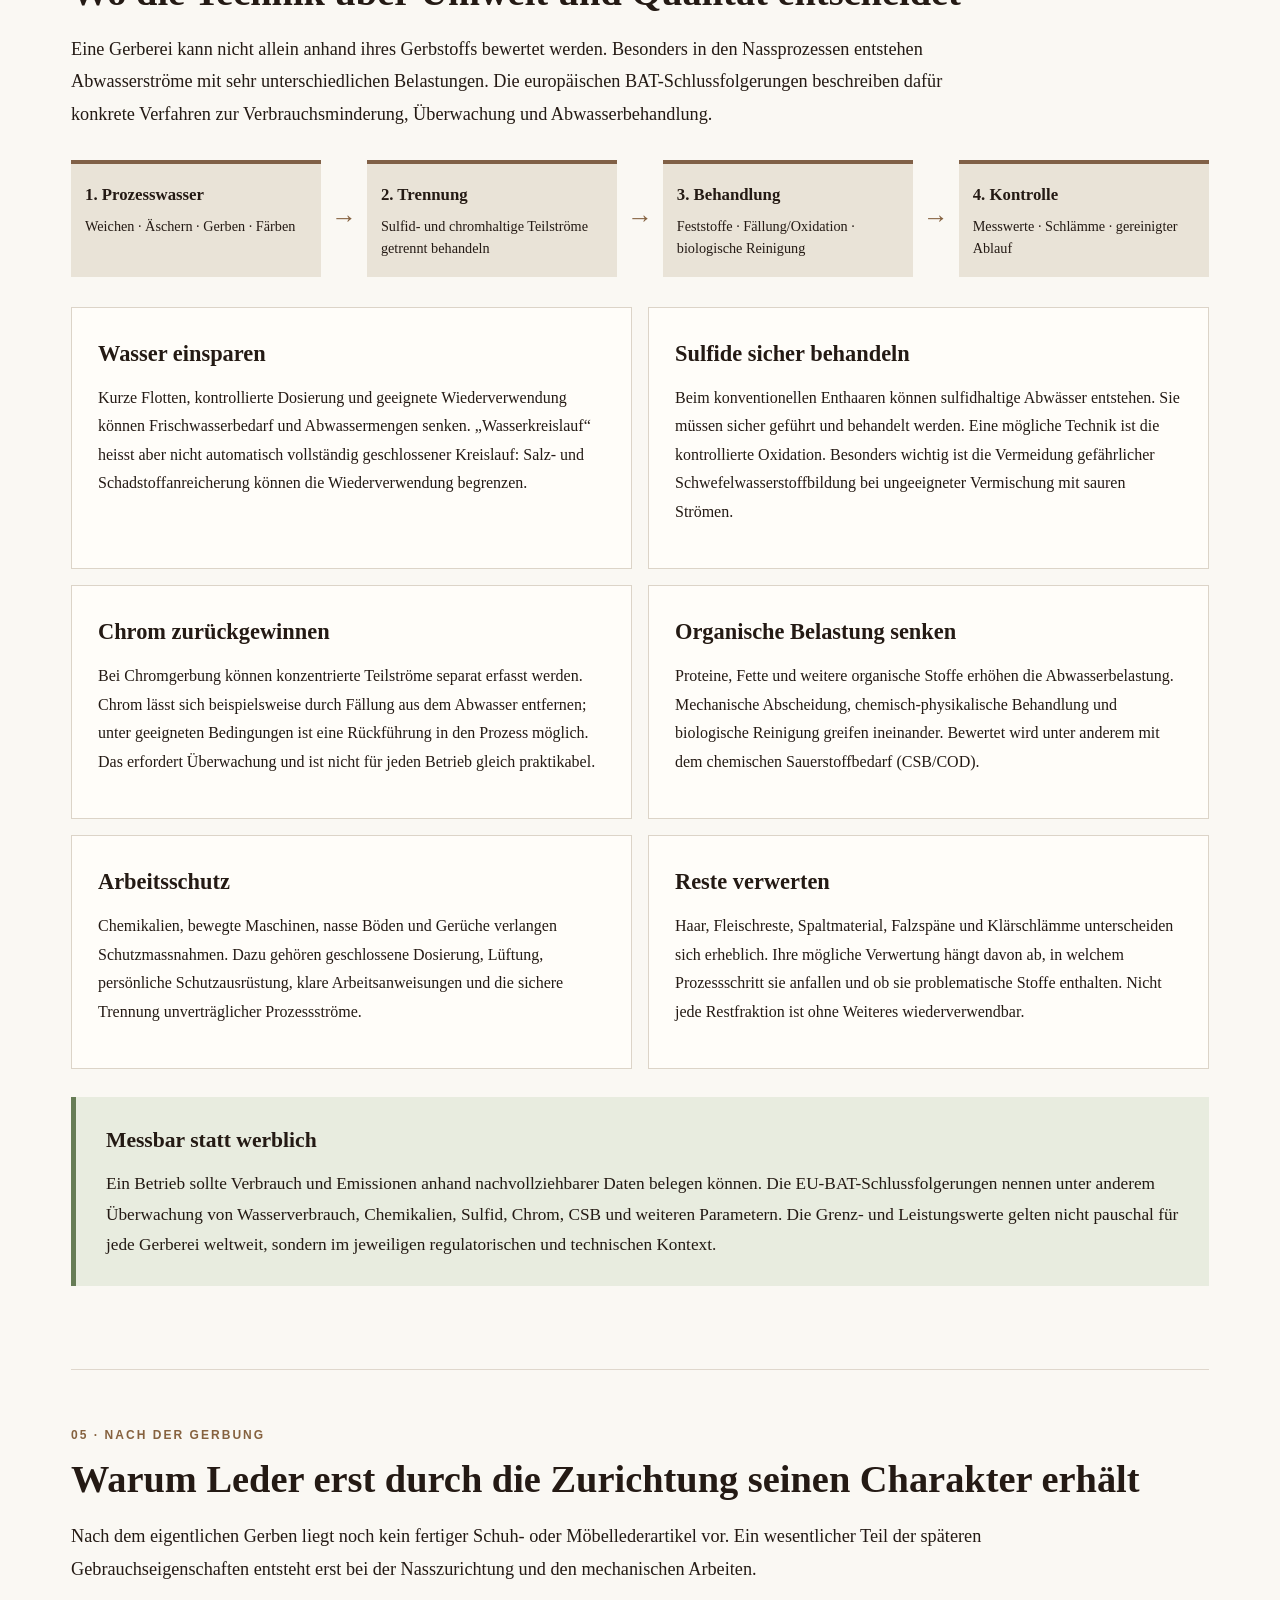
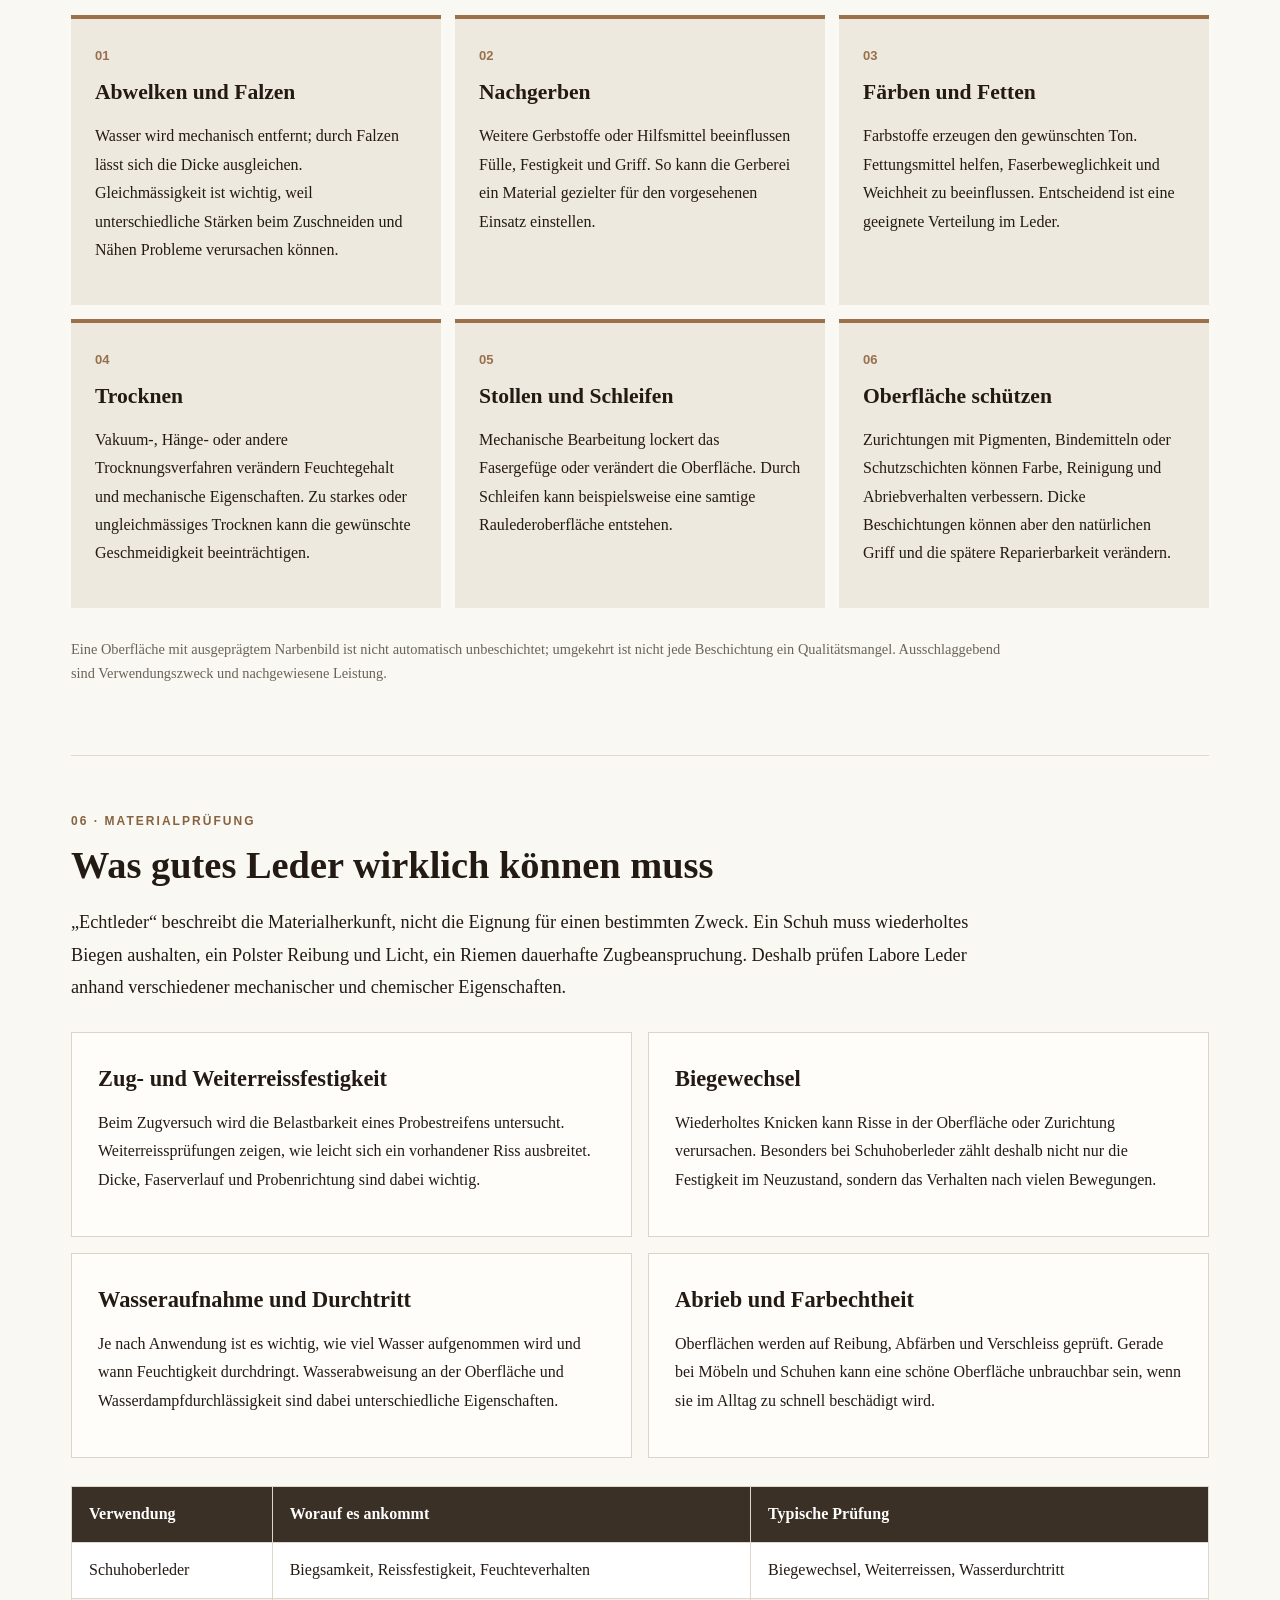
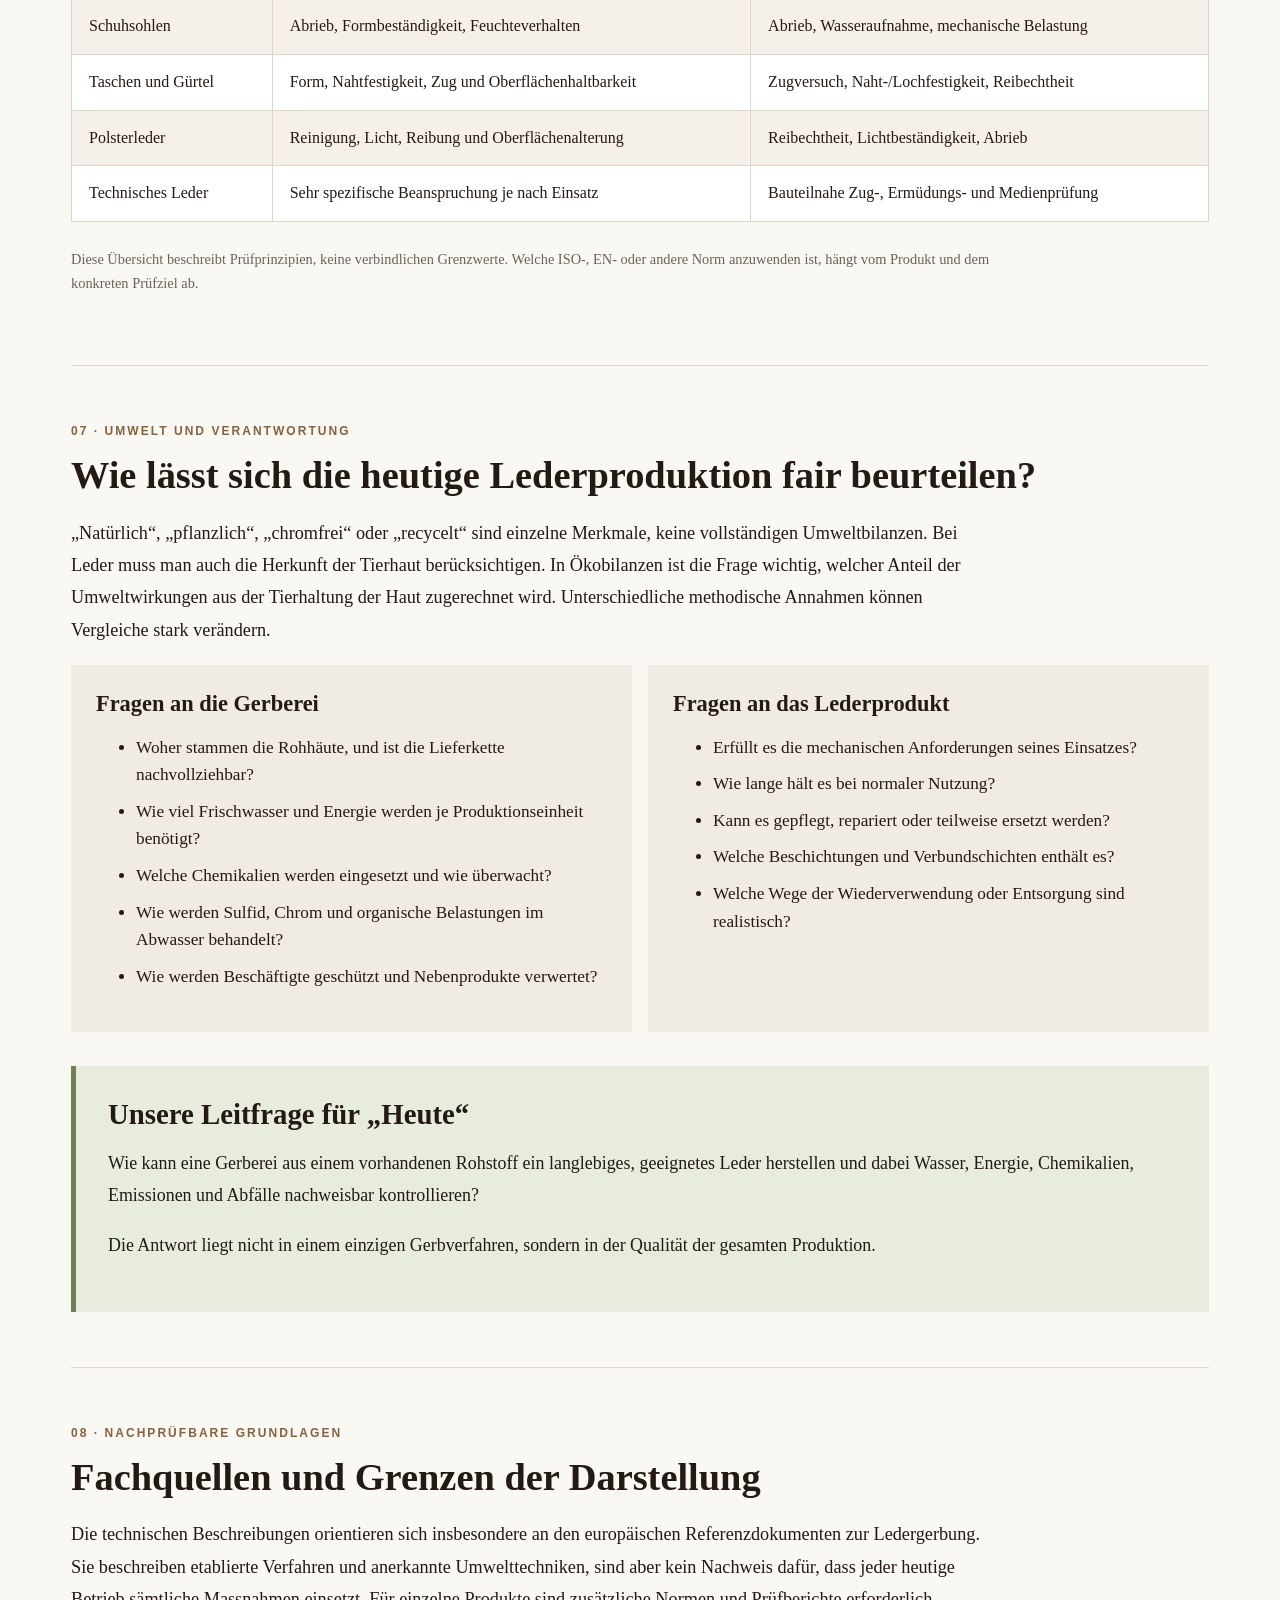
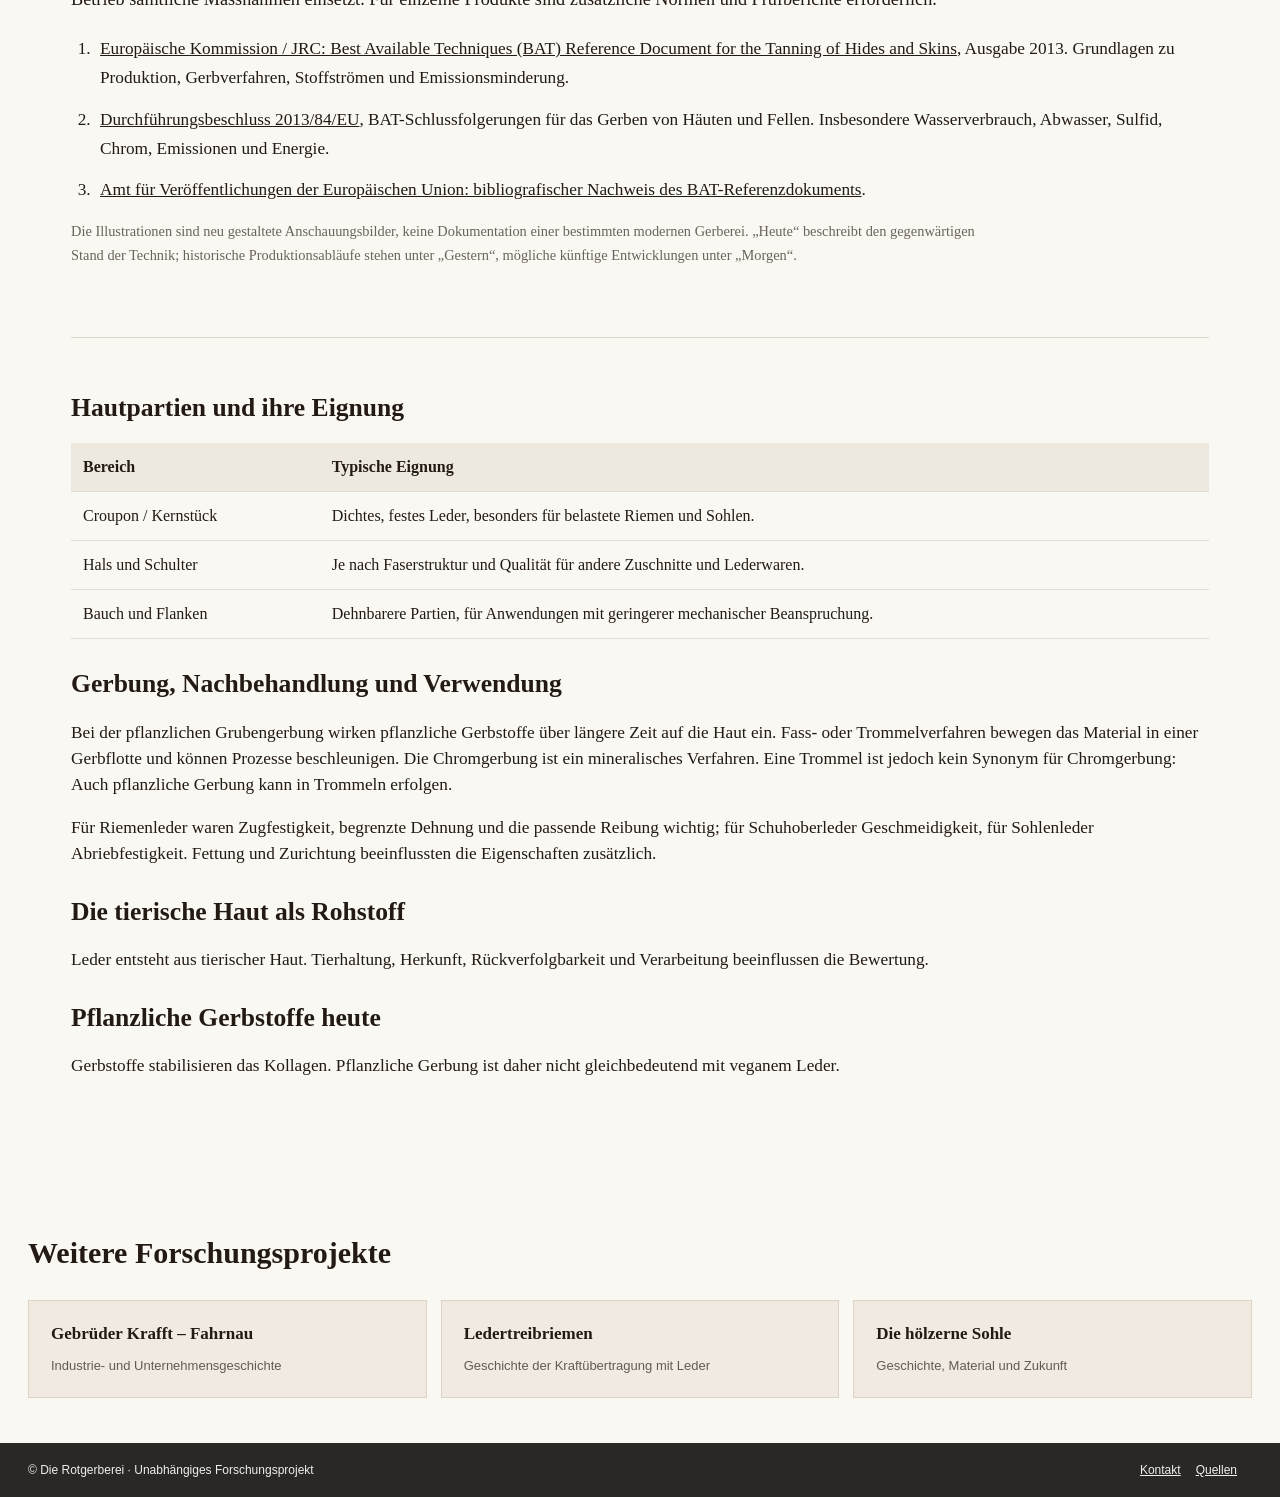
<file: heute.html>
<!DOCTYPE html>

<html lang="de"><head><meta charset="utf-8"/><meta content="width=device-width,initial-scale=1" name="viewport"/><title>Heute | Die Rotgerberei</title><meta content="Wie Leder heute entsteht: Gerbverfahren, Materialeigenschaften, Qualitätsprüfung und Umwelttechnik." name="description"/><link href="https://rotgerberei.krafft-fahrnau.de/heute.html" rel="canonical"/><link href="style.css?v=20261111-5punkte" rel="stylesheet"/></head><body><header><div class="nav"><a class="brand" href="index.html">Die Rotgerberei<small>Von der Gerbgrube bis zu den Materialien von morgen.</small></a><nav aria-label="Hauptnavigation" class="links"><a href="index.html">Startseite</a><a href="damals.html">Gestern</a><a aria-current="page" href="heute.html">Heute</a><a href="zukunft.html">Morgen</a><a href="krafft.html">Gebrüder Krafft</a></nav></div></header><main class="content today-page">
<section class="today-lead"><div><p class="today-eyebrow">HEUTE · VERFAHREN · MATERIALPRÜFUNG · UMWELTTECHNIK</p><h1>Wie entsteht Leder heute?</h1><p class="today-deck">Eine moderne Gerberei ist zugleich Materialwerkstatt, chemischer Produktionsbetrieb und Abwassertechnikanlage. Aus derselben Rohhaut können sehr unterschiedliche Leder entstehen. Entscheidend sind die Vorbereitung der Fasern, die Wahl des Gerbsystems und die anschliessende Ausrüstung.</p><p>Diese Seite verfolgt die heutige Herstellung Schritt für Schritt: Was geschieht in der Trommel? Warum wird Leder nachgegerbt und gefettet? Was lässt sich über Qualität und Umweltwirkung tatsächlich messen?</p><a class="today-jump" href="#prozess">Herstellung verstehen ↓</a></div><figure><img alt="Illustration von Lederhäuten und Gerberwerkzeugen" src="assets/gestern-illustration.webp"/><figcaption>Illustration zur Lederverarbeitung. Keine Fotografie eines heutigen Betriebs.</figcaption></figure></section>
<nav aria-label="Inhalt dieser Seite" class="today-toc"><a href="#prozess">Produktionskette</a><a href="#faser">Was Gerbung bewirkt</a><a href="#verfahren">Gerbverfahren</a><a href="#technik">Technik &amp; Abwasser</a><a href="#zurichtung">Zurichtung</a><a href="#qualitaet">Materialprüfung</a><a href="#bilanz">Verantwortung</a><a href="#quellen-heute">Quellen</a></nav>
<section class="today-section" id="prozess"><p class="today-eyebrow">01 · VON DER ROHHAUT ZUM WERKSTOFF</p><h2>Eine Produktionskette, keine einzelne Behandlung</h2><p>Gerben allein macht noch kein gebrauchsfertiges Leder. Die Rohhaut muss konserviert, gereinigt, vorbereitet, gegerbt und anschliessend auf die spätere Verwendung eingestellt werden. Je nach Lederart und Betrieb unterscheiden sich Rezepturen, Reihenfolge und Maschinen. Die folgende Übersicht zeigt die wichtigsten Stationen.</p>
<div class="today-process">
<article><span>01 · ANLIEFERUNG</span><h3>Konservieren und sortieren</h3><p>Frische Häute verderben rasch. Kühlung, Salz oder andere geeignete Verfahren begrenzen mikrobiellen Abbau. Bei der Eingangskontrolle zählen Tierart, Grösse, Dicke, Narbenbild und Schäden. Eine Narbe durch Verletzung lässt sich später nicht einfach „weggerben“.</p></article>
<article><span>02 · WASSERWERKSTATT</span><h3>Weichen und Enthaaren</h3><p>Beim Weichen werden Salz, Schmutz und lösliche Bestandteile entfernt und der Wassergehalt wieder angeglichen. Äschern und Enthaaren lösen Haare und verändern die Faserstruktur. Bei konventionellen Prozessen kommen unter anderem Kalk und Sulfid zum Einsatz; deren Handhabung ist sicherheits- und abwassertechnisch anspruchsvoll.</p></article>
<article><span>03 · MECHANIK</span><h3>Entfleischen und Spalten</h3><p>Maschinen entfernen Fleisch- und Fettgewebereste. Dicke Häute lassen sich in Narben- und Fleischspalt teilen. Die Narbenschicht und die tieferen Faserlagen unterscheiden sich in Struktur und späterer Nutzung. Spaltmaterial ist daher nicht automatisch dieselbe Qualität wie Vollleder.</p></article>
<article><span>04 · VORBEREITUNG</span><h3>Entkälken, Beizen, Pickeln</h3><p>Nach dem Äschern wird die Alkalität abgesenkt; enzymatische Beizen können die Faserstruktur beeinflussen. Vor einer Chromgerbung folgt häufig das Pickeln mit Säure und Salz. Diese Schritte steuern, wie gleichmässig Gerbstoffe später in die Haut eindringen.</p></article>
<article><span>05 · GERBUNG</span><h3>Fasern stabilisieren</h3><p>Gerbstoffe wechselwirken mit dem Kollagennetzwerk und erhöhen dessen Beständigkeit gegen mikrobiellen Abbau und Wärme. Ob pflanzliche Tannine, Chrom(III)-Salze oder andere Systeme eingesetzt werden, beeinflusst das Verhalten des Leders und die weitere Verarbeitung.</p></article>
<article><span>06 · AUSRÜSTUNG</span><h3>Nachgerben bis Zurichten</h3><p>Nachgerben, Färben und Fettung legen Griff, Fülle, Elastizität und Farbe mit fest. Trocknen, Stollen, Schleifen oder Prägen und gegebenenfalls eine Oberflächenzurichtung machen aus gegerbter Haut ein Produkt für Schuhe, Taschen, Möbel oder technische Anwendungen.</p></article></div>
<div class="today-insight"><strong>Warum so viele Schritte?</strong><p>Eine gute Gerbung kann eine beschädigte Rohhaut nicht ungeschehen machen. Umgekehrt nützt die beste Rohhaut wenig, wenn beim Trocknen, Fetten oder Zurichten die gewünschten Eigenschaften verloren gehen. Qualität entsteht entlang der gesamten Kette.</p></div></section>
<section class="today-section" id="faser"><p class="today-eyebrow">02 · MATERIALWISSEN</p><h2>Was geschieht eigentlich mit den Kollagenfasern?</h2><div class="today-feature"><div class="today-photo"><img alt="Illustration der Oberflächen und Falten von Leder" src="assets/gestern-illustration.webp"/><small>Illustration: Lederstruktur und Bearbeitung.</small></div><div><h3>Vom verderblichen Gewebe zum stabilen Leder</h3><p>Die Haut enthält ein räumliches Geflecht aus Kollagenfaserbündeln. Zwischen den Fasern liegen Wasser und weitere Bestandteile. Die Vorbereitung entfernt unerwünschte Bestandteile und öffnet die Struktur für die Gerbung.</p><p>Gerbstoffe bilden Wechselwirkungen mit dem Kollagen. Dadurch verändert sich unter anderem die thermische Stabilität. Die sogenannte Schrumpfungstemperatur ist ein technischer Hinweis darauf, wie stark ein Leder durch sein Gerbsystem stabilisiert wurde. Sie ist aber kein alleiniger Qualitätswert: Ein Leder kann eine hohe Schrumpfungstemperatur haben und trotzdem für eine bestimmte Anwendung zu steif, zu dünn oder falsch zugerichtet sein.</p><p>Ebenso wichtig ist die Lage der Faserbündel. Dicht verflochtene Bereiche der Haut verhalten sich unter Zug anders als locker strukturierte Randbereiche. Darum bleibt die Auswahl des Hautstücks auch in einer hochtechnisierten Gerberei wichtig.</p></div></div>
<div class="today-tiles"><article><h3>Narbe</h3><p>Die äussere Hautoberfläche trägt das charakteristische Narbenbild. Beschichtungen und Prägungen können es verändern; sie sagen allein noch nichts über die Qualität der darunterliegenden Faserstruktur aus.</p></article><article><h3>Fleischseite und Spalt</h3><p>Die tieferen Schichten können zu Rauleder oder anderen Ledererzeugnissen verarbeitet werden. Materialdicke, Faserfestigkeit und Beschichtung bestimmen den Einsatzbereich.</p></article></div></section>
<section class="today-section" id="verfahren"><p class="today-eyebrow">03 · HEUTIGE GERBSYSTEME</p><h2>Pflanzlich, chromgegerbt oder anders gegerbt?</h2><p>Es gibt nicht das eine „beste“ Gerbverfahren. Unterschiedliche Gerbstoffe ermöglichen unterschiedliche Eigenschaften, Prozesszeiten und Umweltprofile. Auch Misch- und Nachgerbungen sind üblich. Die Bezeichnungen allein erlauben deshalb noch keine zuverlässige Aussage über Qualität oder Nachhaltigkeit.</p>
<div class="today-feature"><div class="today-photo"><img alt="Illustration pflanzlicher Rohstoffe und lederähnlicher Materiallagen" src="assets/pflanzen-illustration.webp"/><small>Illustration: pflanzliche Rohstoffe und Materiallagen.</small></div><div><h3>Pflanzliche Gerbung</h3><p>Die wirksamen Bestandteile sind Tannine, die beispielsweise aus Kastanie, Mimose oder Quebracho gewonnen werden. Heute werden häufig definierte Gerbextrakte statt ungleichmässiger Rohmaterialmischungen eingesetzt. Ihre Zusammensetzung beeinflusst Farbe, Fülle, Griff und die Aufnahme durch die Haut.</p><p>Der Gerbstoff muss in das Fasergefüge eindringen, bevor er es ausreichend stabilisiert. Zu rasche Bindung an der Oberfläche kann eine gleichmässige Durchgerbung erschweren. Deshalb sind Konzentration, pH-Wert, Temperatur, Bewegung und Zeit entscheidend. Moderne Fassverfahren erlauben eine andere Prozessführung als ruhende Gruben.</p><p>Pflanzlich gegerbte Leder eignen sich unter anderem für Sohlen, Gürtel, Sattlerwaren und formbare Lederartikel. Sie können fest und gut bearbeitbar sein; weichere Varianten sind ebenfalls möglich. Die pflanzliche Herkunft der Tannine bedeutet allerdings nicht, dass alle übrigen Prozessschritte chemikalienfrei wären.</p></div></div>
<div class="today-comparison"><article><h3>Chrom(III)-Gerbung</h3><p>Chrom(III)-Salze werden vor allem wegen ihrer effizienten Gerbwirkung und der Vielseitigkeit der daraus herstellbaren Leder eingesetzt. Bei kontrollierter Prozessführung entstehen häufig weiche, gut färbbare und thermisch beständige Leder, etwa für Schuhe oder Polster.</p><p>Technisch entscheidend ist die Aufnahme des Gerbstoffs in die Haut. Dazu werden unter anderem pH-Wert, Temperatur, Flottenmenge und Trommelbewegung gesteuert. Nicht aufgenommenes Chrom muss aus den Prozesswässern entfernt oder nach Möglichkeit zurückgewonnen werden.</p><p><strong>Wichtig:</strong> Chrom(III) und das gesundheitlich problematische Chrom(VI) sind unterschiedliche chemische Formen. Bei der Herstellung und Lagerung müssen Bedingungen vermieden werden, die eine unerwünschte Chrom(VI)-Bildung begünstigen.</p></article><article><h3>Chromfreie und kombinierte Gerbung</h3><p>Unter „chromfrei“ fallen sehr unterschiedliche Verfahren: etwa Gerbungen mit synthetischen organischen Stoffen, Aldehydsystemen, anderen Mineralgerbstoffen oder Kombinationen mit pflanzlichen Extrakten. Sie führen nicht alle zu denselben Eigenschaften.</p><p>Ein chromfreies Leder kann Vorteile bei bestimmten Anforderungen haben, ist aber nicht automatisch frei von Umweltbelastungen. Art und Abbaubarkeit der eingesetzten Stoffe, Emissionen, Energiebedarf und Lebensdauer müssen ebenfalls betrachtet werden.</p><p>Auch Nachgerbungen sind bedeutsam: Ein zunächst gegerbtes Leder kann durch weitere Gerbstoffe, Füllmittel und Fette gezielt auf Weichheit, Fülle oder Festigkeit eingestellt werden.</p></article></div>
<div class="today-tablewrap"><table class="today-table"><thead><tr><th>Frage</th><th>Pflanzliche Gerbung</th><th>Chrom(III)-Gerbung</th><th>Andere chromfreie Systeme</th></tr></thead><tbody><tr><td>Typische Gerbstoffe</td><td>Pflanzliche Tannine</td><td>Chrom(III)-Salze</td><td>Je nach System organische oder mineralische Stoffe</td></tr><tr><td>Häufige Stärken</td><td>Fülle, Formbarkeit, bestimmte feste Leder</td><td>Vielseitigkeit, Weichheit, thermische Stabilität</td><td>Gezielte Spezialqualitäten, je nach Rezeptur</td></tr><tr><td>Zu beachten</td><td>Extraktgewinnung, Prozessdauer, Abwasserbelastung</td><td>Chrommanagement, Rückgewinnung, Chrom(VI)-Vermeidung</td><td>Stoffeigenschaften, Abbaubarkeit, Produktleistung</td></tr></tbody></table></div><p class="today-note">Vereinfachter Vergleich. Die tatsächlichen Eigenschaften hängen von Rohhaut, Rezeptur, Nachgerbung und Zurichtung ab.</p></section>
<section class="today-section" id="technik"><p class="today-eyebrow">04 · DIE MODERNE GERBEREI</p><h2>Wo die Technik über Umwelt und Qualität entscheidet</h2><p>Eine Gerberei kann nicht allein anhand ihres Gerbstoffs bewertet werden. Besonders in den Nassprozessen entstehen Abwasserströme mit sehr unterschiedlichen Belastungen. Die europäischen BAT-Schlussfolgerungen beschreiben dafür konkrete Verfahren zur Verbrauchsminderung, Überwachung und Abwasserbehandlung.</p>
<div class="today-waterflow"><div><strong>1. Prozesswasser</strong><span>Weichen · Äschern · Gerben · Färben</span></div><b>→</b><div><strong>2. Trennung</strong><span>Sulfid- und chromhaltige Teilströme getrennt behandeln</span></div><b>→</b><div><strong>3. Behandlung</strong><span>Feststoffe · Fällung/Oxidation · biologische Reinigung</span></div><b>→</b><div><strong>4. Kontrolle</strong><span>Messwerte · Schlämme · gereinigter Ablauf</span></div></div>
<div class="today-tiles"><article><h3>Wasser einsparen</h3><p>Kurze Flotten, kontrollierte Dosierung und geeignete Wiederverwendung können Frischwasserbedarf und Abwassermengen senken. „Wasserkreislauf“ heisst aber nicht automatisch vollständig geschlossener Kreislauf: Salz- und Schadstoffanreicherung können die Wiederverwendung begrenzen.</p></article><article><h3>Sulfide sicher behandeln</h3><p>Beim konventionellen Enthaaren können sulfidhaltige Abwässer entstehen. Sie müssen sicher geführt und behandelt werden. Eine mögliche Technik ist die kontrollierte Oxidation. Besonders wichtig ist die Vermeidung gefährlicher Schwefelwasserstoffbildung bei ungeeigneter Vermischung mit sauren Strömen.</p></article><article><h3>Chrom zurückgewinnen</h3><p>Bei Chromgerbung können konzentrierte Teilströme separat erfasst werden. Chrom lässt sich beispielsweise durch Fällung aus dem Abwasser entfernen; unter geeigneten Bedingungen ist eine Rückführung in den Prozess möglich. Das erfordert Überwachung und ist nicht für jeden Betrieb gleich praktikabel.</p></article><article><h3>Organische Belastung senken</h3><p>Proteine, Fette und weitere organische Stoffe erhöhen die Abwasserbelastung. Mechanische Abscheidung, chemisch-physikalische Behandlung und biologische Reinigung greifen ineinander. Bewertet wird unter anderem mit dem chemischen Sauerstoffbedarf (CSB/COD).</p></article><article><h3>Arbeitsschutz</h3><p>Chemikalien, bewegte Maschinen, nasse Böden und Gerüche verlangen Schutzmassnahmen. Dazu gehören geschlossene Dosierung, Lüftung, persönliche Schutzausrüstung, klare Arbeitsanweisungen und die sichere Trennung unverträglicher Prozessströme.</p></article><article><h3>Reste verwerten</h3><p>Haar, Fleischreste, Spaltmaterial, Falzspäne und Klärschlämme unterscheiden sich erheblich. Ihre mögliche Verwertung hängt davon ab, in welchem Prozessschritt sie anfallen und ob sie problematische Stoffe enthalten. Nicht jede Restfraktion ist ohne Weiteres wiederverwendbar.</p></article></div>
<div class="today-insight"><strong>Messbar statt werblich</strong><p>Ein Betrieb sollte Verbrauch und Emissionen anhand nachvollziehbarer Daten belegen können. Die EU-BAT-Schlussfolgerungen nennen unter anderem Überwachung von Wasserverbrauch, Chemikalien, Sulfid, Chrom, CSB und weiteren Parametern. Die Grenz- und Leistungswerte gelten nicht pauschal für jede Gerberei weltweit, sondern im jeweiligen regulatorischen und technischen Kontext.</p></div></section>
<section class="today-section" id="zurichtung"><p class="today-eyebrow">05 · NACH DER GERBUNG</p><h2>Warum Leder erst durch die Zurichtung seinen Charakter erhält</h2><p>Nach dem eigentlichen Gerben liegt noch kein fertiger Schuh- oder Möbellederartikel vor. Ein wesentlicher Teil der späteren Gebrauchseigenschaften entsteht erst bei der Nasszurichtung und den mechanischen Arbeiten.</p>
<div class="today-process"><article><span>01</span><h3>Abwelken und Falzen</h3><p>Wasser wird mechanisch entfernt; durch Falzen lässt sich die Dicke ausgleichen. Gleichmässigkeit ist wichtig, weil unterschiedliche Stärken beim Zuschneiden und Nähen Probleme verursachen können.</p></article><article><span>02</span><h3>Nachgerben</h3><p>Weitere Gerbstoffe oder Hilfsmittel beeinflussen Fülle, Festigkeit und Griff. So kann die Gerberei ein Material gezielter für den vorgesehenen Einsatz einstellen.</p></article><article><span>03</span><h3>Färben und Fetten</h3><p>Farbstoffe erzeugen den gewünschten Ton. Fettungsmittel helfen, Faserbeweglichkeit und Weichheit zu beeinflussen. Entscheidend ist eine geeignete Verteilung im Leder.</p></article><article><span>04</span><h3>Trocknen</h3><p>Vakuum-, Hänge- oder andere Trocknungsverfahren verändern Feuchtegehalt und mechanische Eigenschaften. Zu starkes oder ungleichmässiges Trocknen kann die gewünschte Geschmeidigkeit beeinträchtigen.</p></article><article><span>05</span><h3>Stollen und Schleifen</h3><p>Mechanische Bearbeitung lockert das Fasergefüge oder verändert die Oberfläche. Durch Schleifen kann beispielsweise eine samtige Raulederoberfläche entstehen.</p></article><article><span>06</span><h3>Oberfläche schützen</h3><p>Zurichtungen mit Pigmenten, Bindemitteln oder Schutzschichten können Farbe, Reinigung und Abriebverhalten verbessern. Dicke Beschichtungen können aber den natürlichen Griff und die spätere Reparierbarkeit verändern.</p></article></div>
<p class="today-note">Eine Oberfläche mit ausgeprägtem Narbenbild ist nicht automatisch unbeschichtet; umgekehrt ist nicht jede Beschichtung ein Qualitätsmangel. Ausschlaggebend sind Verwendungszweck und nachgewiesene Leistung.</p></section>
<section class="today-section" id="qualitaet"><p class="today-eyebrow">06 · MATERIALPRÜFUNG</p><h2>Was gutes Leder wirklich können muss</h2><p>„Echtleder“ beschreibt die Materialherkunft, nicht die Eignung für einen bestimmten Zweck. Ein Schuh muss wiederholtes Biegen aushalten, ein Polster Reibung und Licht, ein Riemen dauerhafte Zugbeanspruchung. Deshalb prüfen Labore Leder anhand verschiedener mechanischer und chemischer Eigenschaften.</p>
<div class="today-tiles"><article><h3>Zug- und Weiterreissfestigkeit</h3><p>Beim Zugversuch wird die Belastbarkeit eines Probestreifens untersucht. Weiterreissprüfungen zeigen, wie leicht sich ein vorhandener Riss ausbreitet. Dicke, Faserverlauf und Probenrichtung sind dabei wichtig.</p></article><article><h3>Biegewechsel</h3><p>Wiederholtes Knicken kann Risse in der Oberfläche oder Zurichtung verursachen. Besonders bei Schuhoberleder zählt deshalb nicht nur die Festigkeit im Neuzustand, sondern das Verhalten nach vielen Bewegungen.</p></article><article><h3>Wasseraufnahme und Durchtritt</h3><p>Je nach Anwendung ist es wichtig, wie viel Wasser aufgenommen wird und wann Feuchtigkeit durchdringt. Wasserabweisung an der Oberfläche und Wasserdampfdurchlässigkeit sind dabei unterschiedliche Eigenschaften.</p></article><article><h3>Abrieb und Farbechtheit</h3><p>Oberflächen werden auf Reibung, Abfärben und Verschleiss geprüft. Gerade bei Möbeln und Schuhen kann eine schöne Oberfläche unbrauchbar sein, wenn sie im Alltag zu schnell beschädigt wird.</p></article></div>
<div class="today-tablewrap"><table class="today-table"><thead><tr><th>Verwendung</th><th>Worauf es ankommt</th><th>Typische Prüfung</th></tr></thead><tbody><tr><td>Schuhoberleder</td><td>Biegsamkeit, Reissfestigkeit, Feuchteverhalten</td><td>Biegewechsel, Weiterreissen, Wasserdurchtritt</td></tr><tr><td>Schuhsohlen</td><td>Abrieb, Formbeständigkeit, Feuchteverhalten</td><td>Abrieb, Wasseraufnahme, mechanische Belastung</td></tr><tr><td>Taschen und Gürtel</td><td>Form, Nahtfestigkeit, Zug und Oberflächenhaltbarkeit</td><td>Zugversuch, Naht-/Lochfestigkeit, Reibechtheit</td></tr><tr><td>Polsterleder</td><td>Reinigung, Licht, Reibung und Oberflächenalterung</td><td>Reibechtheit, Lichtbeständigkeit, Abrieb</td></tr><tr><td>Technisches Leder</td><td>Sehr spezifische Beanspruchung je nach Einsatz</td><td>Bauteilnahe Zug-, Ermüdungs- und Medienprüfung</td></tr></tbody></table></div><p class="today-note">Diese Übersicht beschreibt Prüfprinzipien, keine verbindlichen Grenzwerte. Welche ISO-, EN- oder andere Norm anzuwenden ist, hängt vom Produkt und dem konkreten Prüfziel ab.</p></section>
<section class="today-section" id="bilanz"><p class="today-eyebrow">07 · UMWELT UND VERANTWORTUNG</p><h2>Wie lässt sich die heutige Lederproduktion fair beurteilen?</h2><p>„Natürlich“, „pflanzlich“, „chromfrei“ oder „recycelt“ sind einzelne Merkmale, keine vollständigen Umweltbilanzen. Bei Leder muss man auch die Herkunft der Tierhaut berücksichtigen. In Ökobilanzen ist die Frage wichtig, welcher Anteil der Umweltwirkungen aus der Tierhaltung der Haut zugerechnet wird. Unterschiedliche methodische Annahmen können Vergleiche stark verändern.</p>
<div class="today-checks"><div><h3>Fragen an die Gerberei</h3><ul><li>Woher stammen die Rohhäute, und ist die Lieferkette nachvollziehbar?</li><li>Wie viel Frischwasser und Energie werden je Produktionseinheit benötigt?</li><li>Welche Chemikalien werden eingesetzt und wie überwacht?</li><li>Wie werden Sulfid, Chrom und organische Belastungen im Abwasser behandelt?</li><li>Wie werden Beschäftigte geschützt und Nebenprodukte verwertet?</li></ul></div><div><h3>Fragen an das Lederprodukt</h3><ul><li>Erfüllt es die mechanischen Anforderungen seines Einsatzes?</li><li>Wie lange hält es bei normaler Nutzung?</li><li>Kann es gepflegt, repariert oder teilweise ersetzt werden?</li><li>Welche Beschichtungen und Verbundschichten enthält es?</li><li>Welche Wege der Wiederverwendung oder Entsorgung sind realistisch?</li></ul></div></div>
<div class="today-conclusion"><h2>Unsere Leitfrage für „Heute“</h2><p>Wie kann eine Gerberei aus einem vorhandenen Rohstoff ein langlebiges, geeignetes Leder herstellen und dabei Wasser, Energie, Chemikalien, Emissionen und Abfälle nachweisbar kontrollieren?</p><p>Die Antwort liegt nicht in einem einzigen Gerbverfahren, sondern in der Qualität der gesamten Produktion.</p></div></section>
<section class="today-section today-references" id="quellen-heute"><p class="today-eyebrow">08 · NACHPRÜFBARE GRUNDLAGEN</p><h2>Fachquellen und Grenzen der Darstellung</h2><p>Die technischen Beschreibungen orientieren sich insbesondere an den europäischen Referenzdokumenten zur Ledergerbung. Sie beschreiben etablierte Verfahren und anerkannte Umwelttechniken, sind aber kein Nachweis dafür, dass jeder heutige Betrieb sämtliche Massnahmen einsetzt. Für einzelne Produkte sind zusätzliche Normen und Prüfberichte erforderlich.</p><ol><li><a href="https://bureau-industrial-transformation.jrc.ec.europa.eu/reference/tanning-hides-and-skins-0" rel="noopener" target="_blank">Europäische Kommission / JRC: Best Available Techniques (BAT) Reference Document for the Tanning of Hides and Skins</a>, Ausgabe 2013. Grundlagen zu Produktion, Gerbverfahren, Stoffströmen und Emissionsminderung.</li><li><a href="https://eur-lex.europa.eu/legal-content/EN/TXT/?uri=CELEX:32013D0084" rel="noopener" target="_blank">Durchführungsbeschluss 2013/84/EU</a>, BAT-Schlussfolgerungen für das Gerben von Häuten und Fellen. Insbesondere Wasserverbrauch, Abwasser, Sulfid, Chrom, Emissionen und Energie.</li><li><a href="https://op.europa.eu/en/publication-detail/-/publication/c9c39631-f89f-4bff-a154-fa82f8f8b569/language-en" rel="noopener" target="_blank">Amt für Veröffentlichungen der Europäischen Union: bibliografischer Nachweis des BAT-Referenzdokuments</a>.</li></ol><p class="today-note">Die Illustrationen sind neu gestaltete Anschauungsbilder, keine Dokumentation einer bestimmten modernen Gerberei. „Heute“ beschreibt den gegenwärtigen Stand der Technik; historische Produktionsabläufe stehen unter „Gestern“, mögliche künftige Entwicklungen unter „Morgen“.</p></section>
<section class="merged-chapter" id="heute-hautpartien"><h2>Hautpartien und ihre Eignung</h2><table class="source-table"><tr><th>Bereich</th><th>Typische Eignung</th></tr><tr><td>Croupon / Kernstück</td><td>Dichtes, festes Leder, besonders für belastete Riemen und Sohlen.</td></tr><tr><td>Hals und Schulter</td><td>Je nach Faserstruktur und Qualität für andere Zuschnitte und Lederwaren.</td></tr><tr><td>Bauch und Flanken</td><td>Dehnbarere Partien, für Anwendungen mit geringerer mechanischer Beanspruchung.</td></tr></table></section><section class="merged-chapter" id="heute-nachbehandlung"><h2>Gerbung, Nachbehandlung und Verwendung</h2><p>Bei der pflanzlichen Grubengerbung wirken pflanzliche Gerbstoffe über längere Zeit auf die Haut ein. Fass- oder Trommelverfahren bewegen das Material in einer Gerbflotte und können Prozesse beschleunigen. Die Chromgerbung ist ein mineralisches Verfahren. Eine Trommel ist jedoch kein Synonym für Chromgerbung: Auch pflanzliche Gerbung kann in Trommeln erfolgen.</p><p>Für Riemenleder waren Zugfestigkeit, begrenzte Dehnung und die passende Reibung wichtig; für Schuhoberleder Geschmeidigkeit, für Sohlenleder Abriebfestigkeit. Fettung und Zurichtung beeinflussten die Eigenschaften zusätzlich.</p></section><section class="merged-chapter" id="heute-rohhaut"><h2>Die tierische Haut als Rohstoff</h2><p>Leder entsteht aus tierischer Haut. Tierhaltung, Herkunft, Rückverfolgbarkeit und Verarbeitung beeinflussen die Bewertung.</p></section><section class="merged-chapter" id="heute-tannine"><h2>Pflanzliche Gerbstoffe heute</h2><p>Gerbstoffe stabilisieren das Kollagen. Pflanzliche Gerbung ist daher nicht gleichbedeutend mit veganem Leder.</p></section></main><section class="related-projects"><h2>Weitere Forschungsprojekte</h2><div class="related-project-grid"><a href="https://krafft-fahrnau.de/"><strong>Gebrüder Krafft – Fahrnau</strong><span>Industrie- und Unternehmensgeschichte</span></a><a href="https://ledertreibriemen.de/"><strong>Ledertreibriemen</strong><span>Geschichte der Kraftübertragung mit Leder</span></a><a href="https://hoelzernesohle.de/"><strong>Die hölzerne Sohle</strong><span>Geschichte, Material und Zukunft</span></a></div></section><footer><div class="footer-inner"><div>© Die Rotgerberei · Unabhängiges Forschungsprojekt</div><div><a href="mailto:armin@wolfarth.ch">Kontakt</a><a href="quellen.html">Quellen</a></div></div></footer></body></html>
</file>
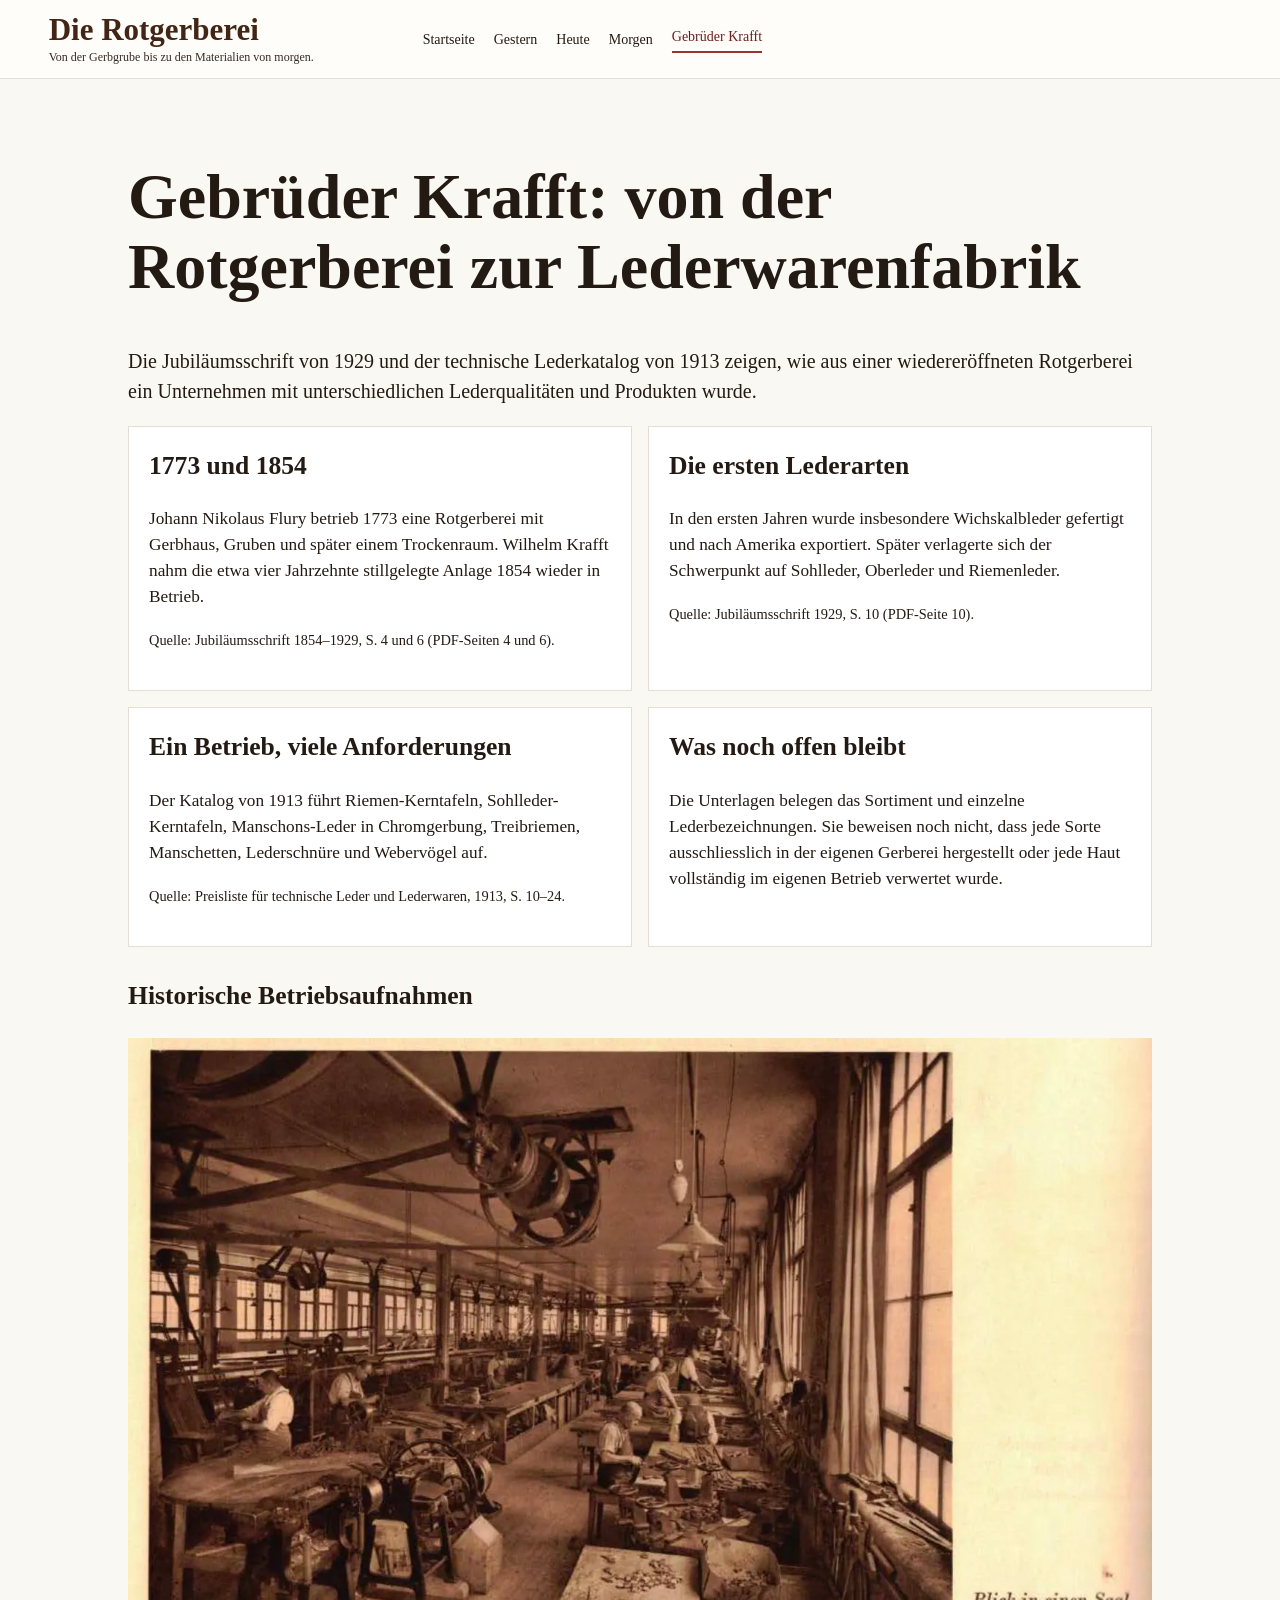
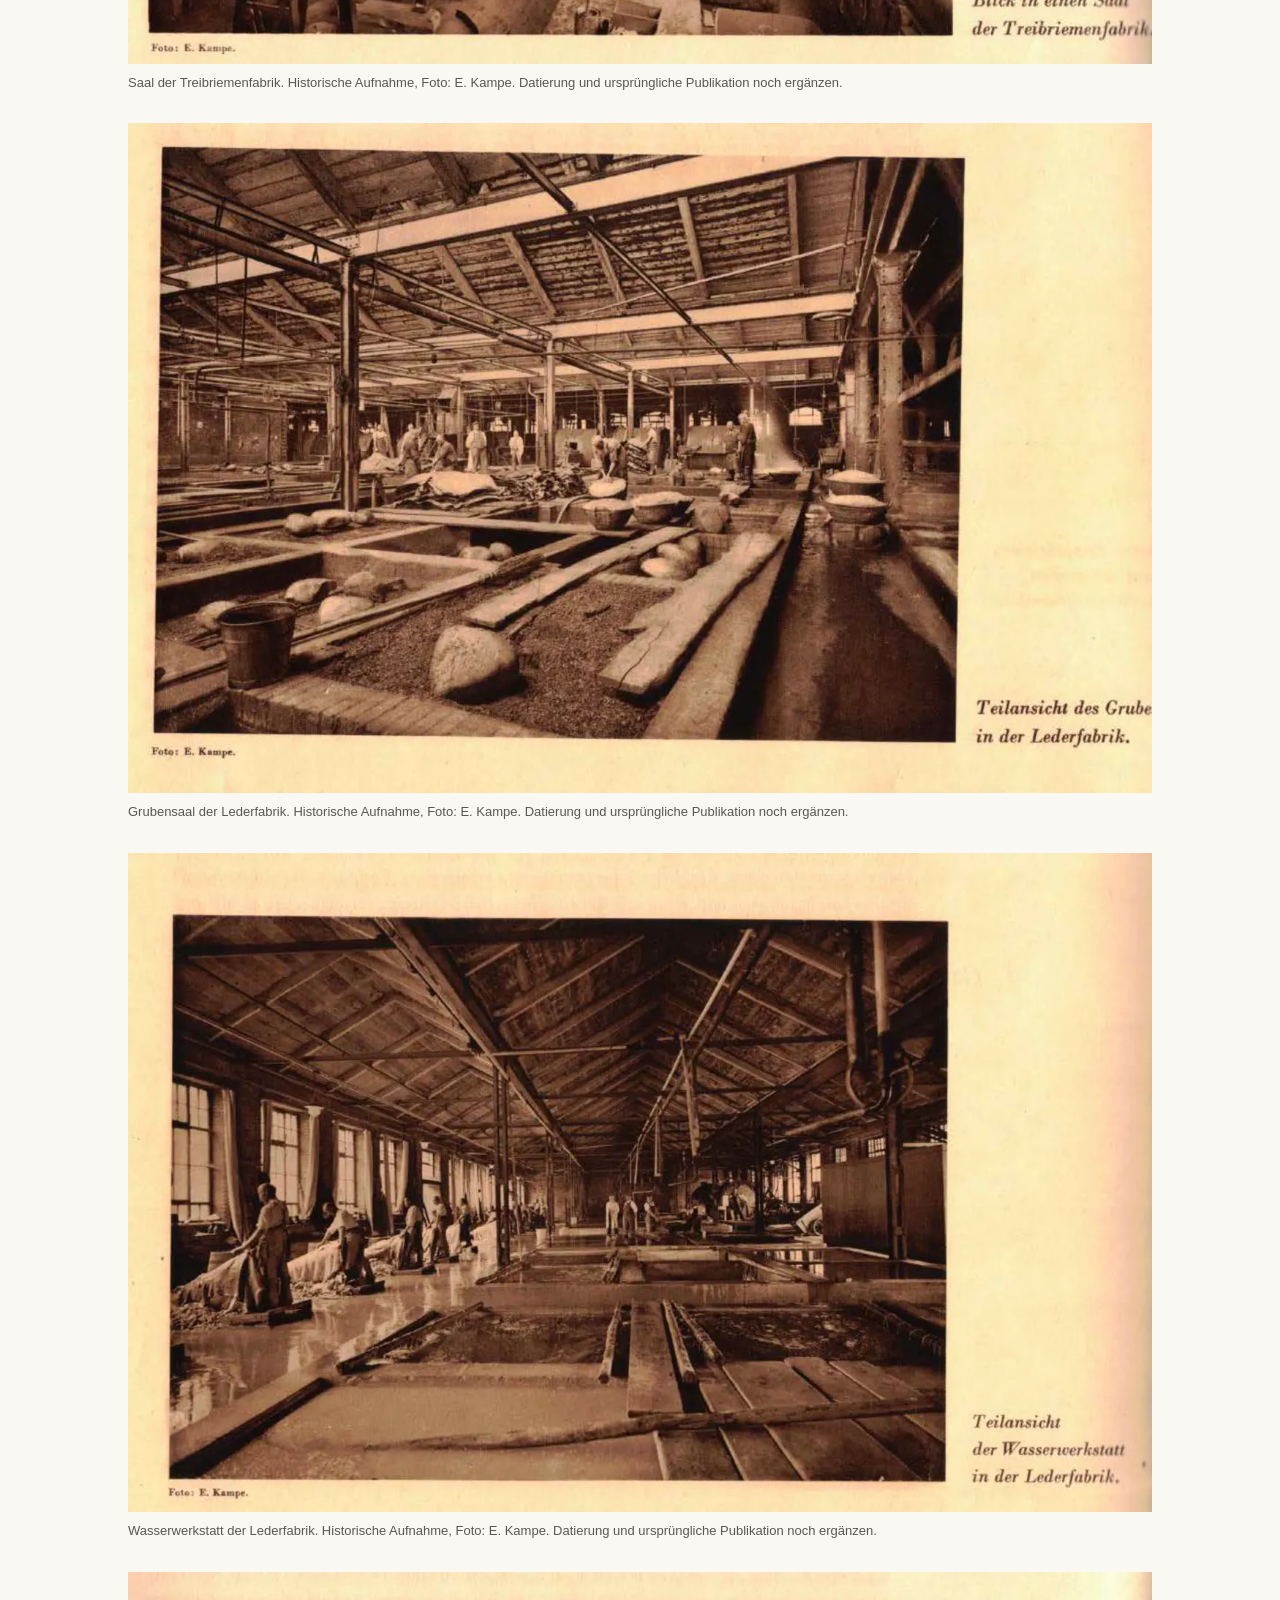
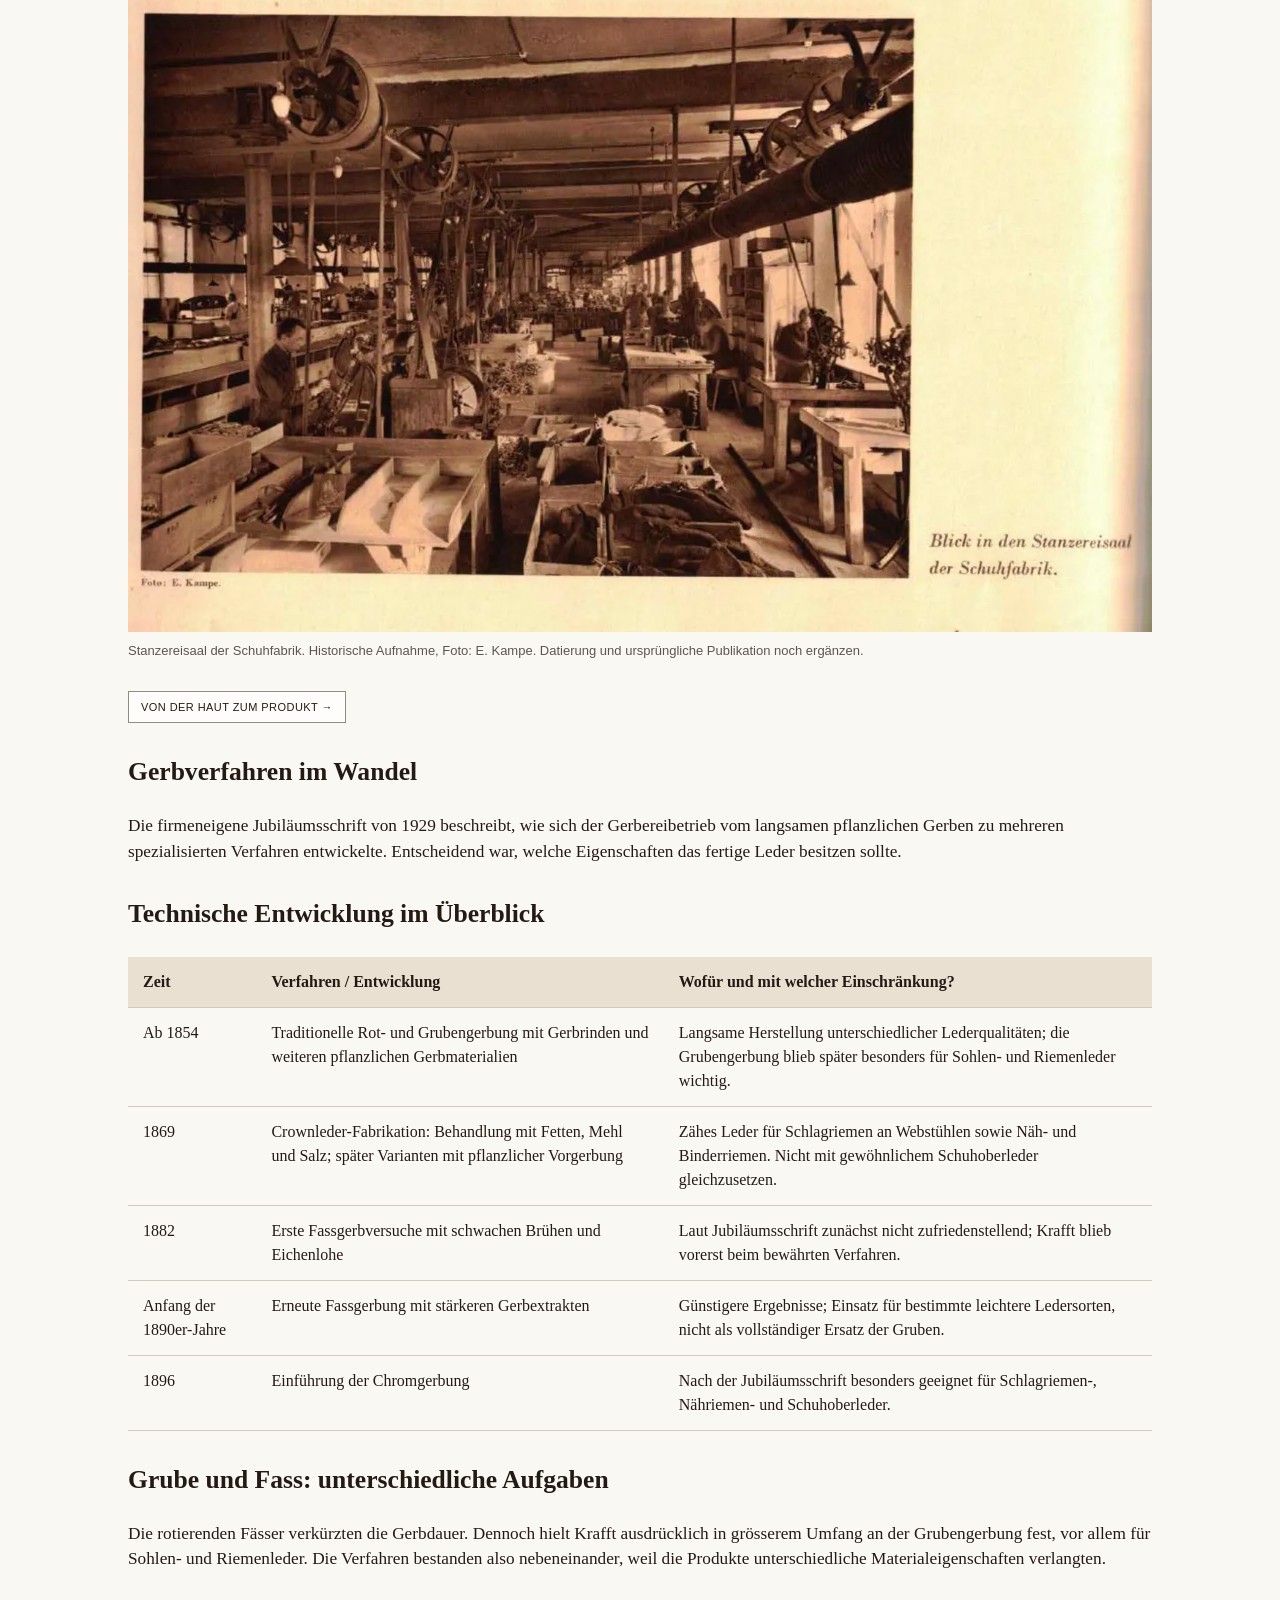
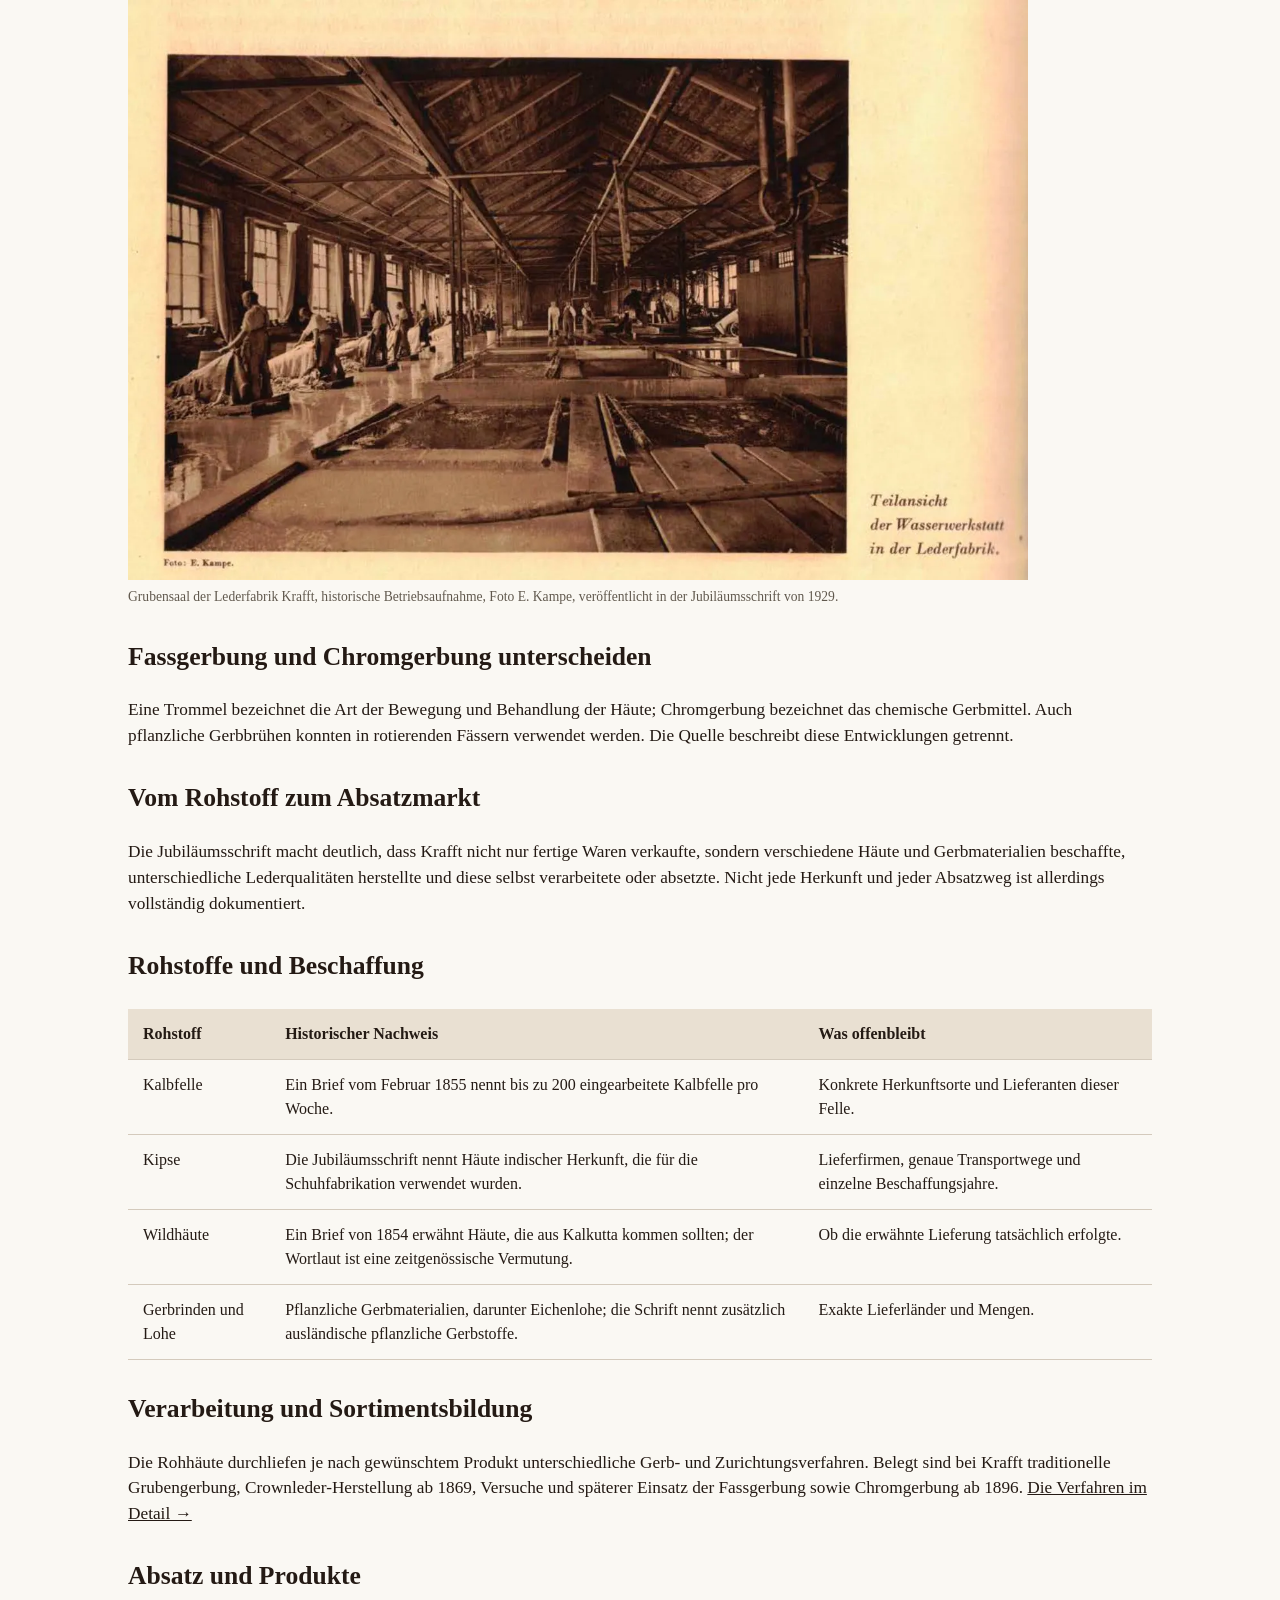
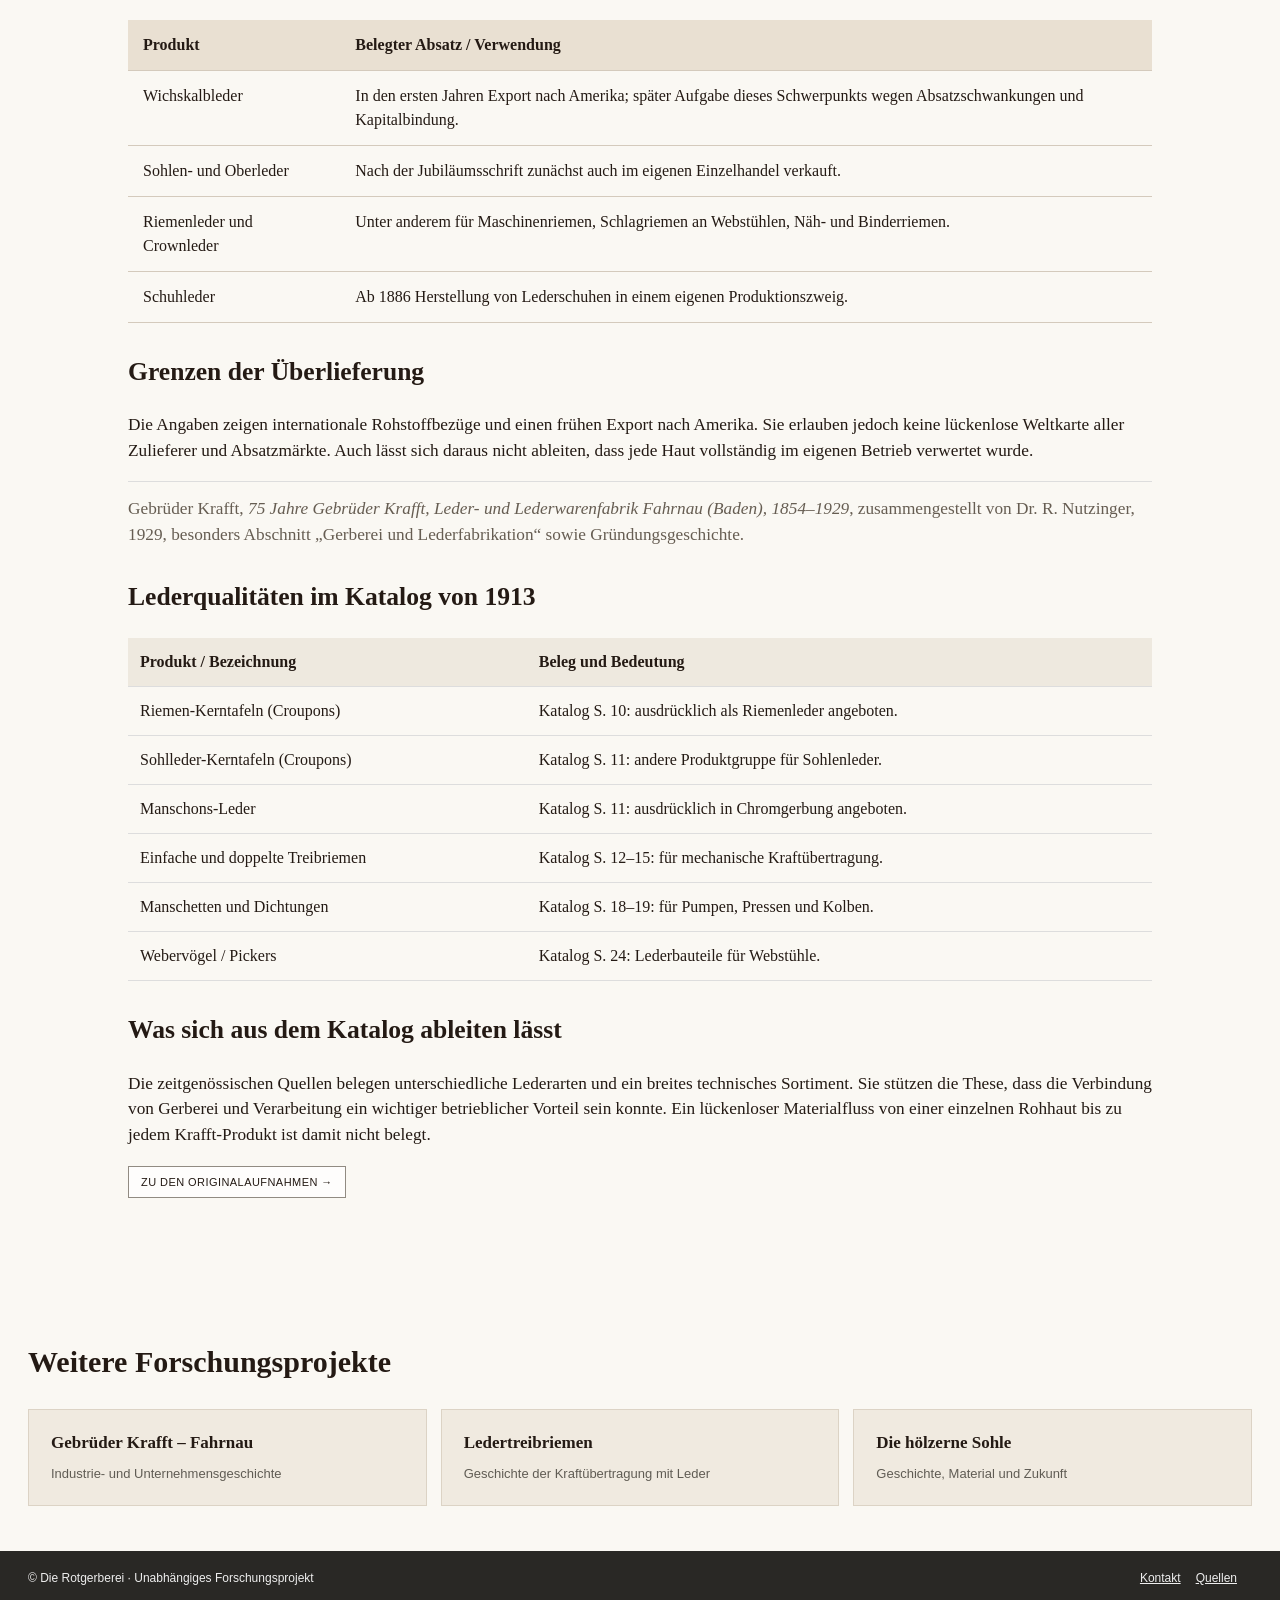
<file: krafft.html>
<!DOCTYPE html>

<html lang="de"><head><meta charset="utf-8"/><meta content="width=device-width,initial-scale=1" name="viewport"/><title>Gebrüder Krafft | Die Rotgerberei</title><meta content="Gebrüder Krafft in Fahrnau: Lederherstellung, Gerbverfahren, Rohstoffe, Produkte und historische Quellen." name="description"/><link href="https://rotgerberei.krafft-fahrnau.de/krafft.html" rel="canonical"/><link href="style.css?v=20261111-5punkte" rel="stylesheet"/></head><body><header><div class="nav"><a class="brand" href="index.html">Die Rotgerberei<small>Von der Gerbgrube bis zu den Materialien von morgen.</small></a><nav aria-label="Hauptnavigation" class="links"><a href="index.html">Startseite</a><a href="damals.html">Gestern</a><a href="heute.html">Heute</a><a href="zukunft.html">Morgen</a><a aria-current="page" href="krafft.html">Gebrüder Krafft</a></nav></div></header><main class="content"><h1>Gebrüder Krafft: von der Rotgerberei zur Lederwarenfabrik</h1><p class="intro">Die Jubiläumsschrift von 1929 und der technische Lederkatalog von 1913 zeigen, wie aus einer wiedereröffneten Rotgerberei ein Unternehmen mit unterschiedlichen Lederqualitäten und Produkten wurde.</p><section class="grid"><article class="panel"><h2>1773 und 1854</h2><p>Johann Nikolaus Flury betrieb 1773 eine Rotgerberei mit Gerbhaus, Gruben und später einem Trockenraum. Wilhelm Krafft nahm die etwa vier Jahrzehnte stillgelegte Anlage 1854 wieder in Betrieb.</p><p><small>Quelle: Jubiläumsschrift 1854–1929, S. 4 und 6 (PDF-Seiten 4 und 6).</small></p></article><article class="panel"><h2>Die ersten Lederarten</h2><p>In den ersten Jahren wurde insbesondere Wichskalbleder gefertigt und nach Amerika exportiert. Später verlagerte sich der Schwerpunkt auf Sohlleder, Oberleder und Riemenleder.</p><p><small>Quelle: Jubiläumsschrift 1929, S. 10 (PDF-Seite 10).</small></p></article><article class="panel"><h2>Ein Betrieb, viele Anforderungen</h2><p>Der Katalog von 1913 führt Riemen-Kerntafeln, Sohlleder-Kerntafeln, Manschons-Leder in Chromgerbung, Treibriemen, Manschetten, Lederschnüre und Webervögel auf.</p><p><small>Quelle: Preisliste für technische Leder und Lederwaren, 1913, S. 10–24.</small></p></article><article class="panel"><h2>Was noch offen bleibt</h2><p>Die Unterlagen belegen das Sortiment und einzelne Lederbezeichnungen. Sie beweisen noch nicht, dass jede Sorte ausschliesslich in der eigenen Gerberei hergestellt oder jede Haut vollständig im eigenen Betrieb verwertet wurde.</p></article></section><h2>Historische Betriebsaufnahmen</h2><figure class="archive-photo"><img alt="Historische Krafft-Aufnahme: Saal der Treibriemenfabrik" loading="lazy" src="assets/krafft-original-1.webp"/><figcaption>Saal der Treibriemenfabrik. Historische Aufnahme, Foto: E. Kampe. Datierung und ursprüngliche Publikation noch ergänzen.</figcaption></figure><figure class="archive-photo"><img alt="Historische Krafft-Aufnahme: Grubensaal der Lederfabrik" loading="lazy" src="assets/krafft-original-2.webp"/><figcaption>Grubensaal der Lederfabrik. Historische Aufnahme, Foto: E. Kampe. Datierung und ursprüngliche Publikation noch ergänzen.</figcaption></figure><figure class="archive-photo"><img alt="Historische Krafft-Aufnahme: Wasserwerkstatt der Lederfabrik" loading="lazy" src="assets/krafft-original-3.webp"/><figcaption>Wasserwerkstatt der Lederfabrik. Historische Aufnahme, Foto: E. Kampe. Datierung und ursprüngliche Publikation noch ergänzen.</figcaption></figure><figure class="archive-photo"><img alt="Historische Krafft-Aufnahme: Stanzereisaal der Schuhfabrik" loading="lazy" src="assets/krafft-original-4.webp"/><figcaption>Stanzereisaal der Schuhfabrik. Historische Aufnahme, Foto: E. Kampe. Datierung und ursprüngliche Publikation noch ergänzen.</figcaption></figure><p><a class="btn" href="heute.html#heute-hautpartien">Von der Haut zum Produkt →</a></p><section class="merged-chapter" id="krafft-verfahren"><h2>Gerbverfahren im Wandel</h2><p>Die firmeneigene Jubiläumsschrift von 1929 beschreibt, wie sich der Gerbereibetrieb vom langsamen pflanzlichen Gerben zu mehreren spezialisierten Verfahren entwickelte. Entscheidend war, welche Eigenschaften das fertige Leder besitzen sollte.</p></section><section class="merged-chapter" id="krafft-chronologie"><h2>Technische Entwicklung im Überblick</h2><div class="table-scroll"><table><thead><tr><th>Zeit</th><th>Verfahren / Entwicklung</th><th>Wofür und mit welcher Einschränkung?</th></tr></thead><tbody>
<tr><td>Ab 1854</td><td>Traditionelle Rot- und Grubengerbung mit Gerbrinden und weiteren pflanzlichen Gerbmaterialien</td><td>Langsame Herstellung unterschiedlicher Lederqualitäten; die Grubengerbung blieb später besonders für Sohlen- und Riemenleder wichtig.</td></tr>
<tr><td>1869</td><td>Crownleder-Fabrikation: Behandlung mit Fetten, Mehl und Salz; später Varianten mit pflanzlicher Vorgerbung</td><td>Zähes Leder für Schlagriemen an Webstühlen sowie Näh- und Binderriemen. Nicht mit gewöhnlichem Schuhoberleder gleichzusetzen.</td></tr>
<tr><td>1882</td><td>Erste Fassgerbversuche mit schwachen Brühen und Eichenlohe</td><td>Laut Jubiläumsschrift zunächst nicht zufriedenstellend; Krafft blieb vorerst beim bewährten Verfahren.</td></tr>
<tr><td>Anfang der 1890er-Jahre</td><td>Erneute Fassgerbung mit stärkeren Gerbextrakten</td><td>Günstigere Ergebnisse; Einsatz für bestimmte leichtere Ledersorten, nicht als vollständiger Ersatz der Gruben.</td></tr>
<tr><td>1896</td><td>Einführung der Chromgerbung</td><td>Nach der Jubiläumsschrift besonders geeignet für Schlagriemen-, Nähriemen- und Schuhoberleder.</td></tr>
</tbody></table></div></section><section class="merged-chapter" id="krafft-fass"><h2>Grube und Fass: unterschiedliche Aufgaben</h2><p>Die rotierenden Fässer verkürzten die Gerbdauer. Dennoch hielt Krafft ausdrücklich in grösserem Umfang an der Grubengerbung fest, vor allem für Sohlen- und Riemenleder. Die Verfahren bestanden also nebeneinander, weil die Produkte unterschiedliche Materialeigenschaften verlangten.</p><figure class="document-image"><img alt="Historische Aufnahme des Grubensaals der Lederfabrik Krafft" src="assets/krafft-original-3.webp"/><figcaption>Grubensaal der Lederfabrik Krafft, historische Betriebsaufnahme, Foto E. Kampe, veröffentlicht in der Jubiläumsschrift von 1929.</figcaption></figure></section><section class="merged-chapter" id="krafft-chrom"><h2>Fassgerbung und Chromgerbung unterscheiden</h2><p>Eine Trommel bezeichnet die Art der Bewegung und Behandlung der Häute; Chromgerbung bezeichnet das chemische Gerbmittel. Auch pflanzliche Gerbbrühen konnten in rotierenden Fässern verwendet werden. Die Quelle beschreibt diese Entwicklungen getrennt.</p></section><section class="merged-chapter" id="krafft-kette"><h2>Vom Rohstoff zum Absatzmarkt</h2><p>Die Jubiläumsschrift macht deutlich, dass Krafft nicht nur fertige Waren verkaufte, sondern verschiedene Häute und Gerbmaterialien beschaffte, unterschiedliche Lederqualitäten herstellte und diese selbst verarbeitete oder absetzte. Nicht jede Herkunft und jeder Absatzweg ist allerdings vollständig dokumentiert.</p></section><section class="merged-chapter" id="krafft-rohstoffe"><h2>Rohstoffe und Beschaffung</h2><div class="table-scroll"><table><thead><tr><th>Rohstoff</th><th>Historischer Nachweis</th><th>Was offenbleibt</th></tr></thead><tbody>
<tr><td>Kalbfelle</td><td>Ein Brief vom Februar 1855 nennt bis zu 200 eingearbeitete Kalbfelle pro Woche.</td><td>Konkrete Herkunftsorte und Lieferanten dieser Felle.</td></tr>
<tr><td>Kipse</td><td>Die Jubiläumsschrift nennt Häute indischer Herkunft, die für die Schuhfabrikation verwendet wurden.</td><td>Lieferfirmen, genaue Transportwege und einzelne Beschaffungsjahre.</td></tr>
<tr><td>Wildhäute</td><td>Ein Brief von 1854 erwähnt Häute, die aus Kalkutta kommen sollten; der Wortlaut ist eine zeitgenössische Vermutung.</td><td>Ob die erwähnte Lieferung tatsächlich erfolgte.</td></tr>
<tr><td>Gerbrinden und Lohe</td><td>Pflanzliche Gerbmaterialien, darunter Eichenlohe; die Schrift nennt zusätzlich ausländische pflanzliche Gerbstoffe.</td><td>Exakte Lieferländer und Mengen.</td></tr>
</tbody></table></div></section><section class="merged-chapter" id="krafft-verarbeitung"><h2>Verarbeitung und Sortimentsbildung</h2><p>Die Rohhäute durchliefen je nach gewünschtem Produkt unterschiedliche Gerb- und Zurichtungsverfahren. Belegt sind bei Krafft traditionelle Grubengerbung, Crownleder-Herstellung ab 1869, Versuche und späterer Einsatz der Fassgerbung sowie Chromgerbung ab 1896. <a href="krafft.html#krafft-verfahren">Die Verfahren im Detail →</a></p></section><section class="merged-chapter" id="krafft-absatz"><h2>Absatz und Produkte</h2><div class="table-scroll"><table><thead><tr><th>Produkt</th><th>Belegter Absatz / Verwendung</th></tr></thead><tbody>
<tr><td>Wichskalbleder</td><td>In den ersten Jahren Export nach Amerika; später Aufgabe dieses Schwerpunkts wegen Absatzschwankungen und Kapitalbindung.</td></tr>
<tr><td>Sohlen- und Oberleder</td><td>Nach der Jubiläumsschrift zunächst auch im eigenen Einzelhandel verkauft.</td></tr>
<tr><td>Riemenleder und Crownleder</td><td>Unter anderem für Maschinenriemen, Schlagriemen an Webstühlen, Näh- und Binderriemen.</td></tr>
<tr><td>Schuhleder</td><td>Ab 1886 Herstellung von Lederschuhen in einem eigenen Produktionszweig.</td></tr>
</tbody></table></div></section><section class="merged-chapter" id="krafft-grenzen"><h2>Grenzen der Überlieferung</h2><p>Die Angaben zeigen internationale Rohstoffbezüge und einen frühen Export nach Amerika. Sie erlauben jedoch keine lückenlose Weltkarte aller Zulieferer und Absatzmärkte. Auch lässt sich daraus nicht ableiten, dass jede Haut vollständig im eigenen Betrieb verwertet wurde.</p><p class="source-ref">Gebrüder Krafft, <em>75 Jahre Gebrüder Krafft, Leder- und Lederwarenfabrik Fahrnau (Baden), 1854–1929</em>, zusammengestellt von Dr. R. Nutzinger, 1929, besonders Abschnitt „Gerberei und Lederfabrikation“ sowie Gründungsgeschichte.</p></section><section class="merged-chapter" id="krafft-katalog"><h2>Lederqualitäten im Katalog von 1913</h2><table class="source-table"><tr><th>Produkt / Bezeichnung</th><th>Beleg und Bedeutung</th></tr><tr><td>Riemen-Kerntafeln (Croupons)</td><td>Katalog S. 10: ausdrücklich als Riemenleder angeboten.</td></tr><tr><td>Sohlleder-Kerntafeln (Croupons)</td><td>Katalog S. 11: andere Produktgruppe für Sohlenleder.</td></tr><tr><td>Manschons-Leder</td><td>Katalog S. 11: ausdrücklich in Chromgerbung angeboten.</td></tr><tr><td>Einfache und doppelte Treibriemen</td><td>Katalog S. 12–15: für mechanische Kraftübertragung.</td></tr><tr><td>Manschetten und Dichtungen</td><td>Katalog S. 18–19: für Pumpen, Pressen und Kolben.</td></tr><tr><td>Webervögel / Pickers</td><td>Katalog S. 24: Lederbauteile für Webstühle.</td></tr></table></section><section class="merged-chapter" id="krafft-befund"><h2>Was sich aus dem Katalog ableiten lässt</h2><p>Die zeitgenössischen Quellen belegen unterschiedliche Lederarten und ein breites technisches Sortiment. Sie stützen die These, dass die Verbindung von Gerberei und Verarbeitung ein wichtiger betrieblicher Vorteil sein konnte. Ein lückenloser Materialfluss von einer einzelnen Rohhaut bis zu jedem Krafft-Produkt ist damit nicht belegt.</p><p><a class="btn" href="krafft.html">Zu den Originalaufnahmen →</a></p></section></main><section class="related-projects"><h2>Weitere Forschungsprojekte</h2><div class="related-project-grid"><a href="https://krafft-fahrnau.de/"><strong>Gebrüder Krafft – Fahrnau</strong><span>Industrie- und Unternehmensgeschichte</span></a><a href="https://ledertreibriemen.de/"><strong>Ledertreibriemen</strong><span>Geschichte der Kraftübertragung mit Leder</span></a><a href="https://hoelzernesohle.de/"><strong>Die hölzerne Sohle</strong><span>Geschichte, Material und Zukunft</span></a></div></section><footer><div class="footer-inner"><div>© Die Rotgerberei · Unabhängiges Forschungsprojekt</div><div><a href="mailto:armin@wolfarth.ch">Kontakt</a><a href="quellen.html">Quellen</a></div></div></footer></body></html>
</file>
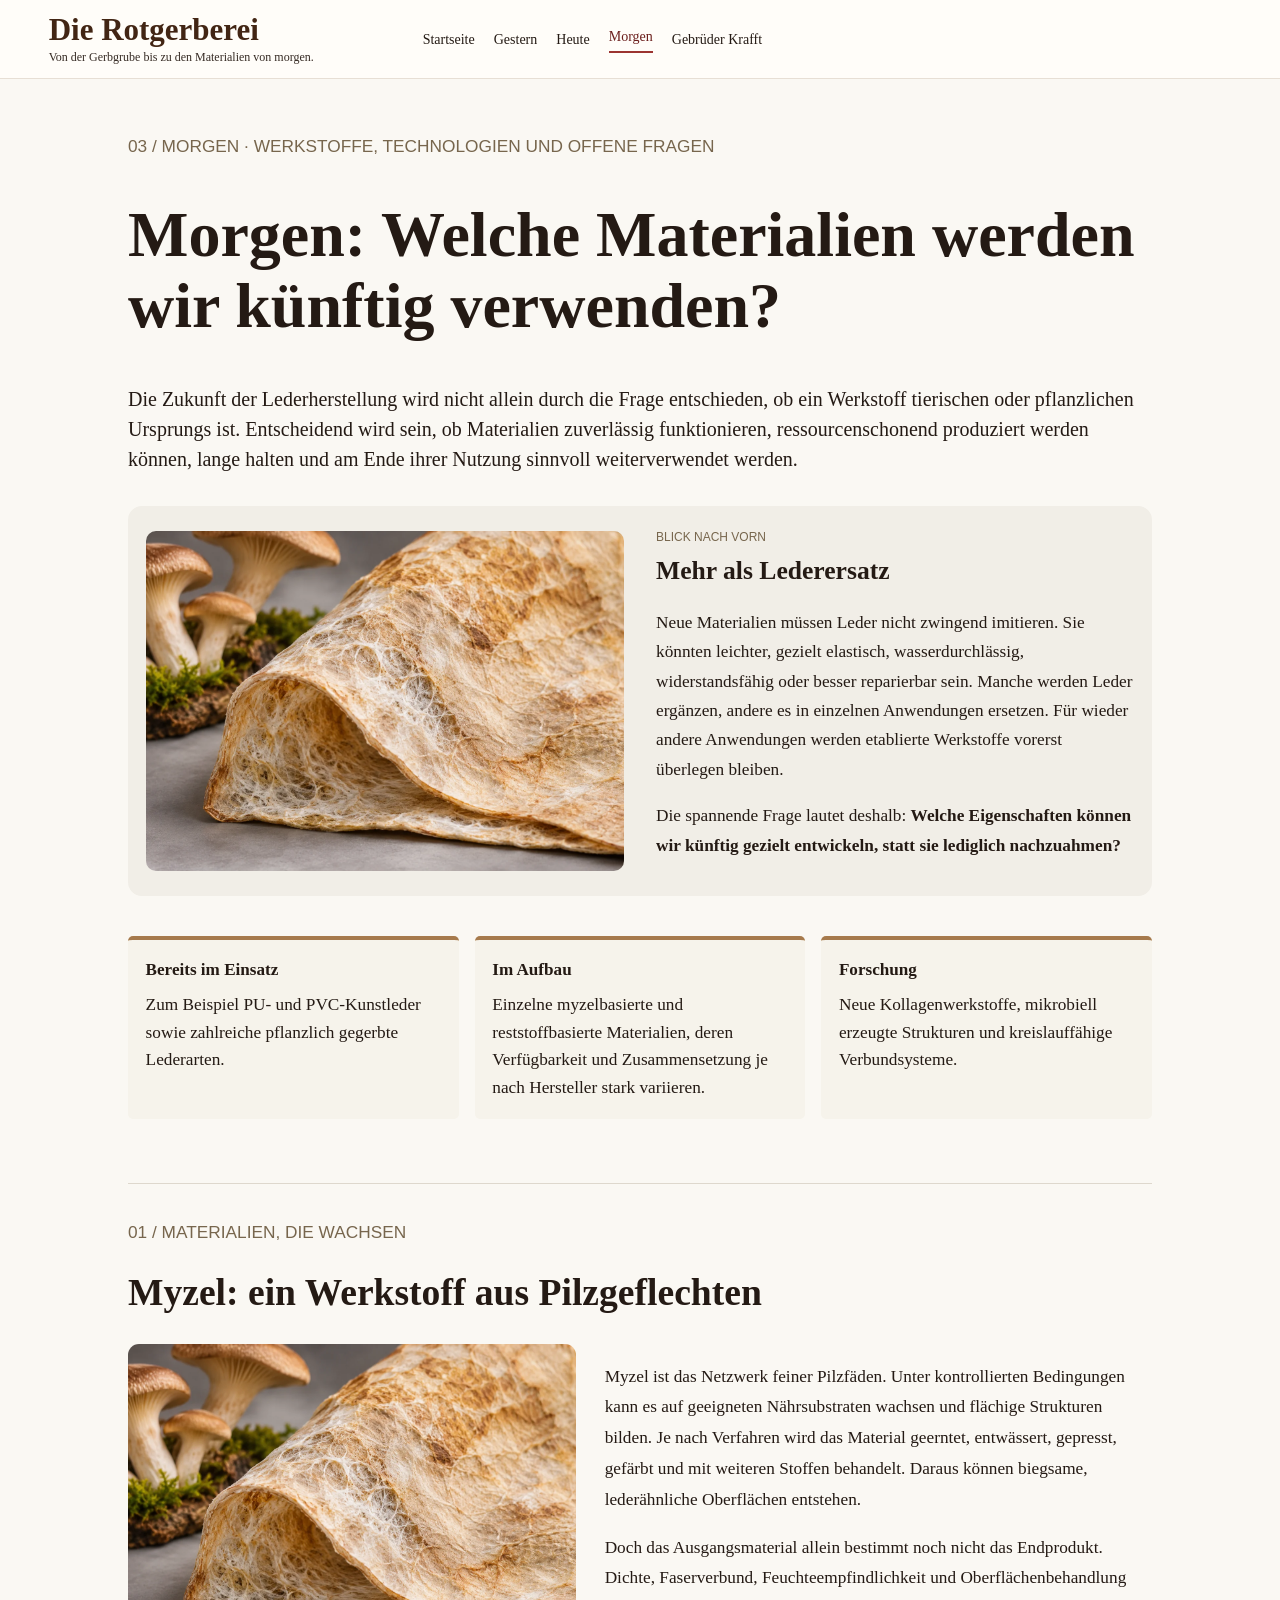
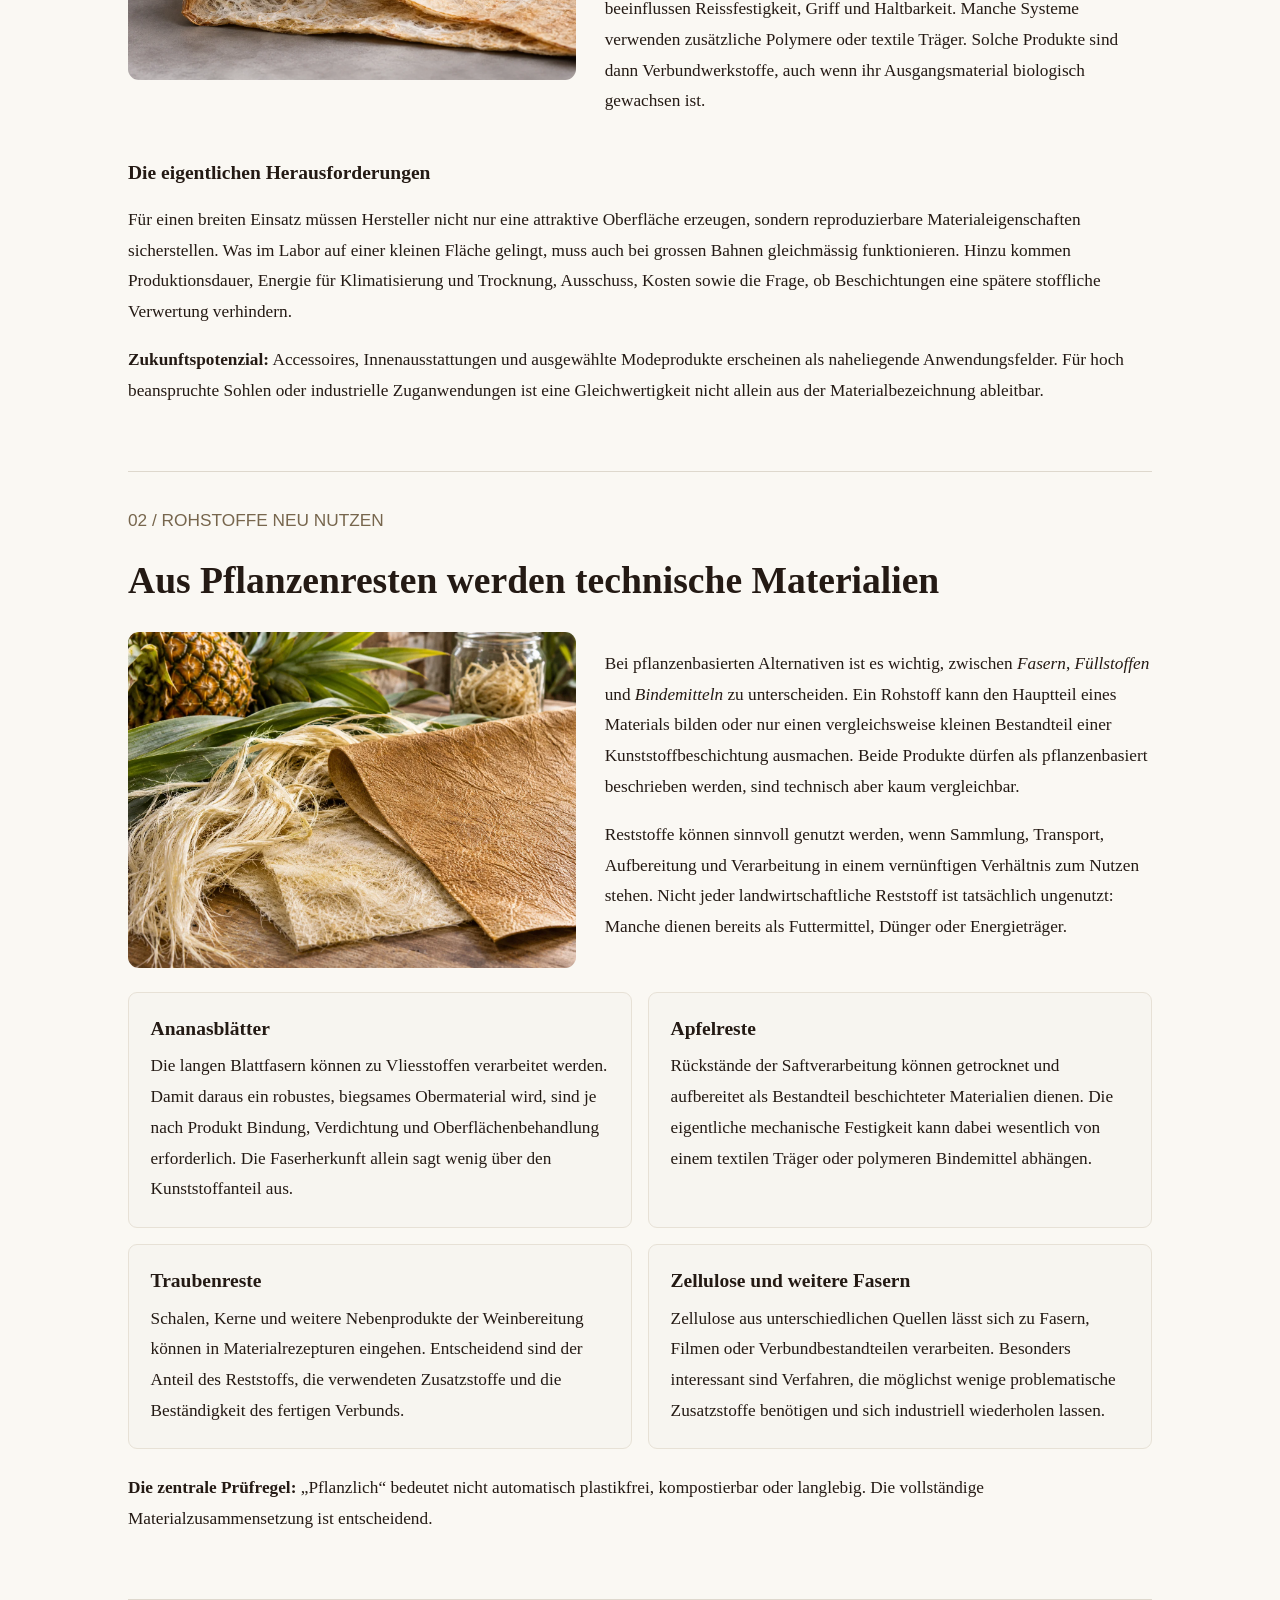
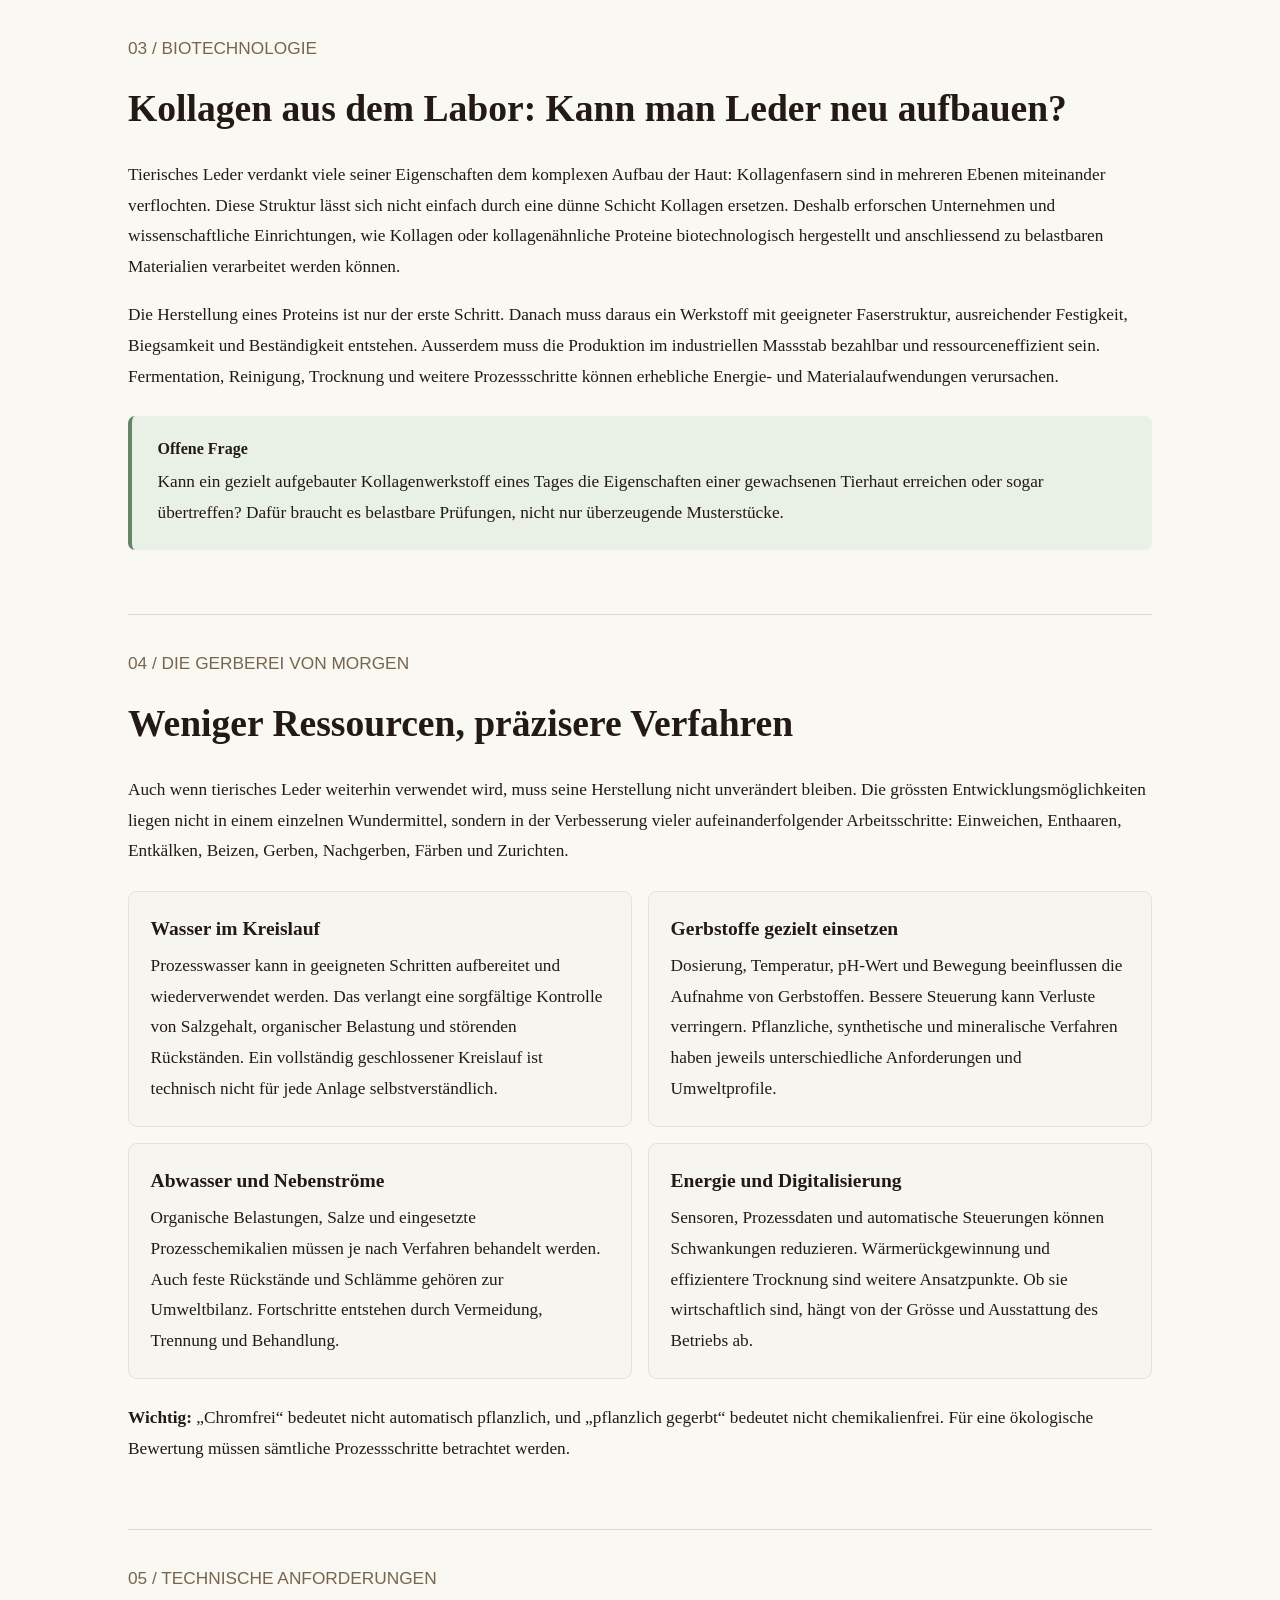
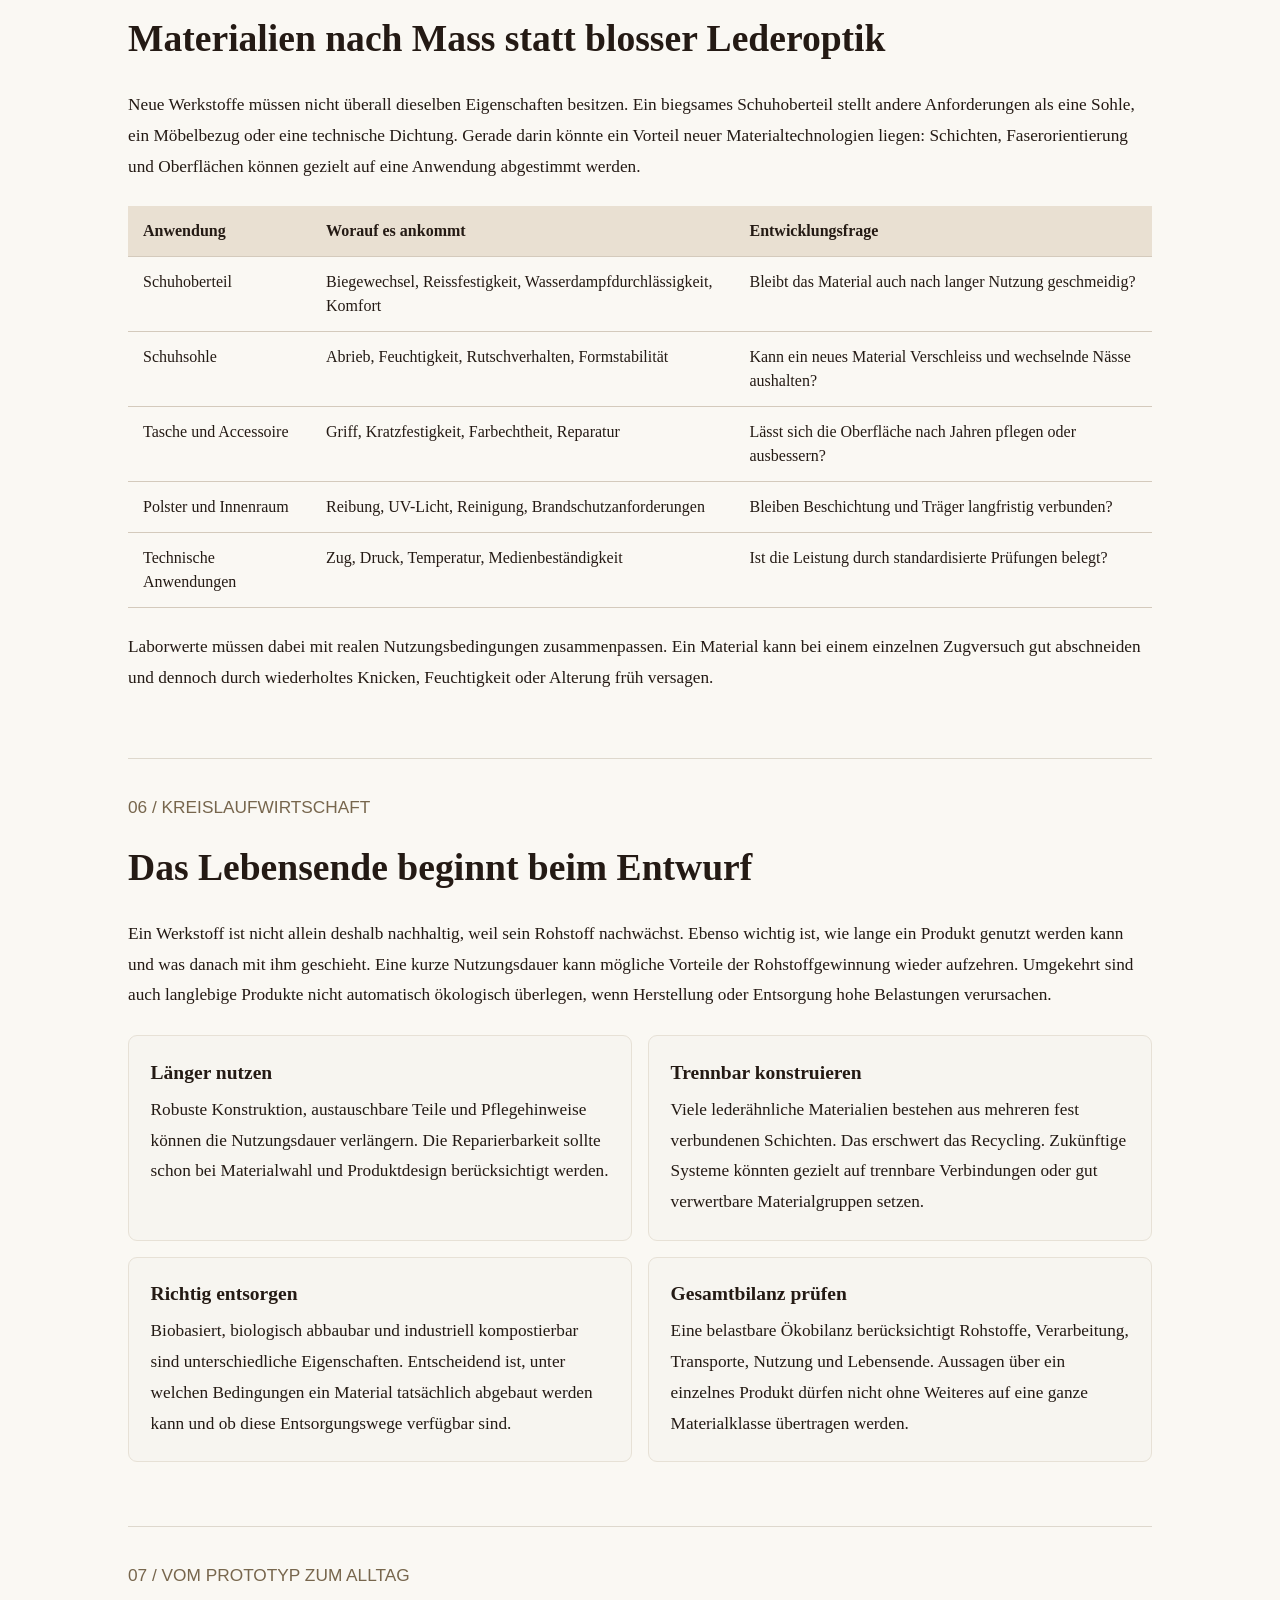
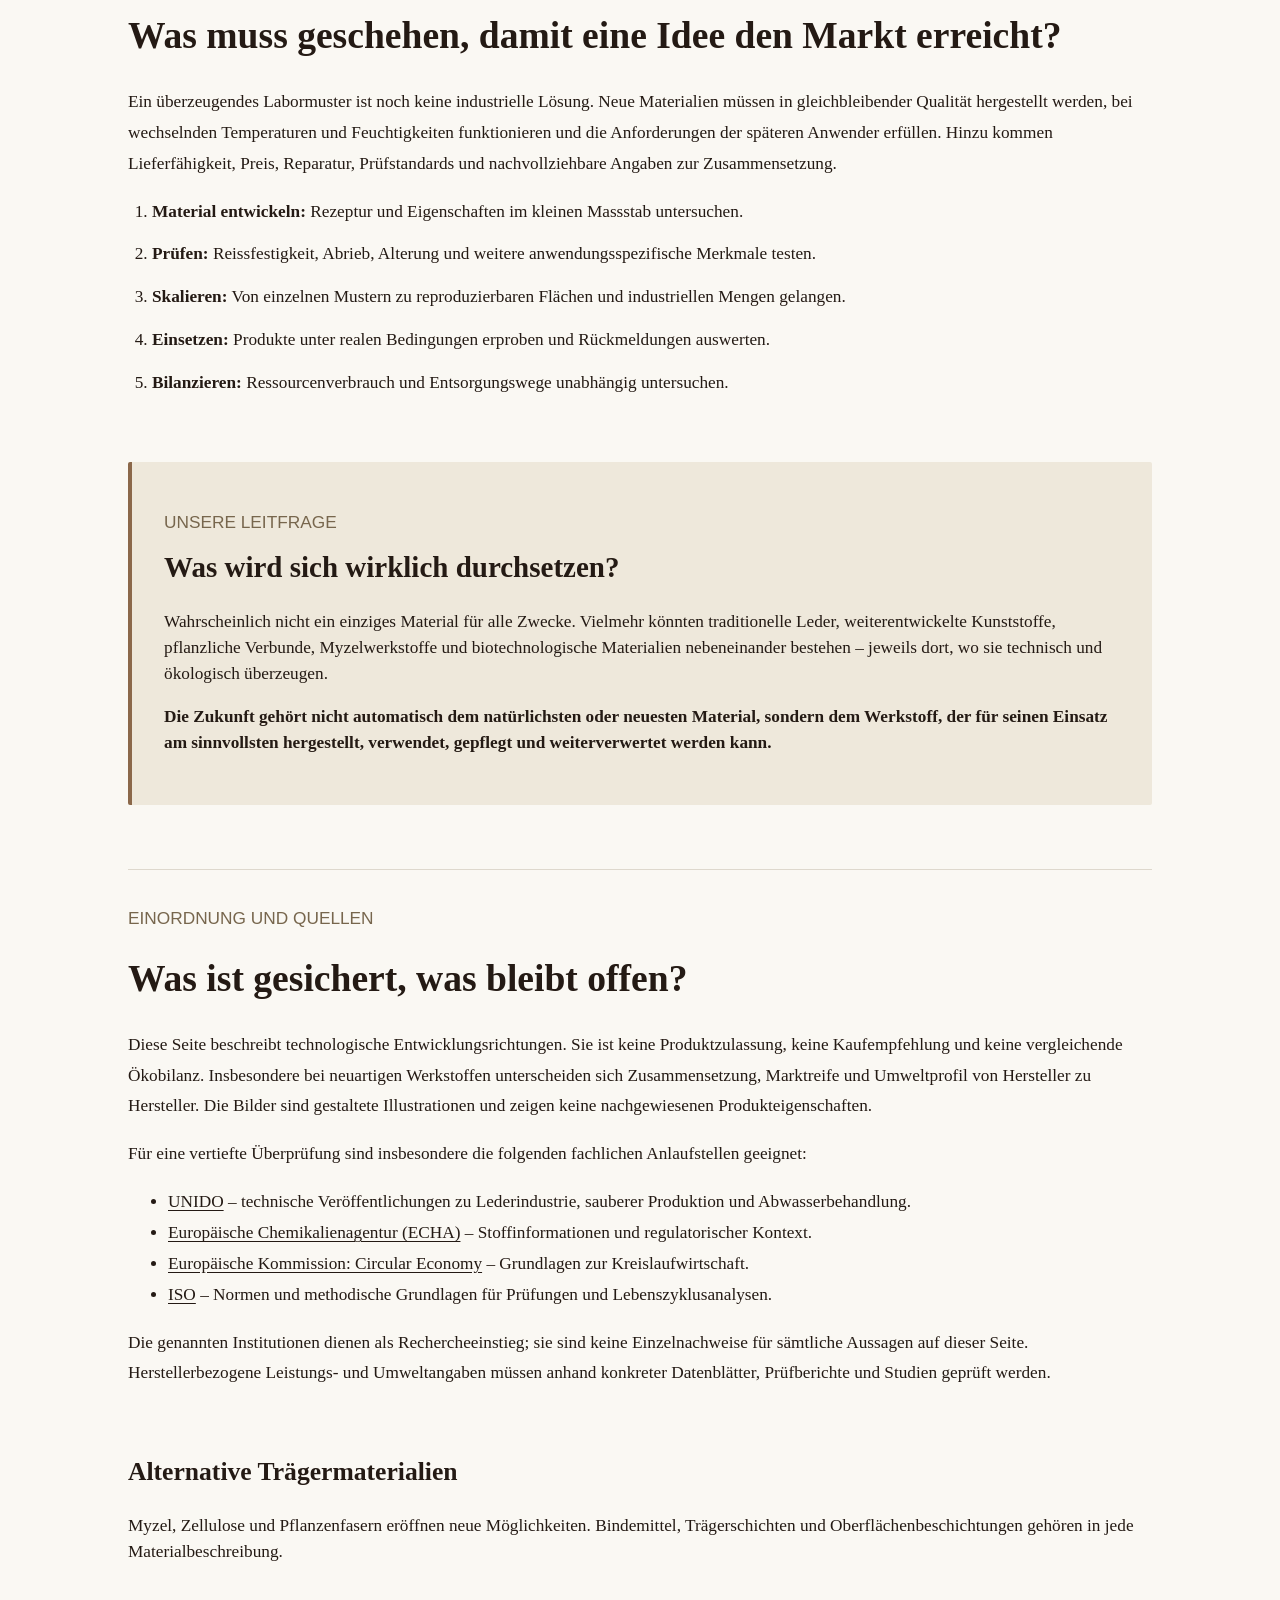
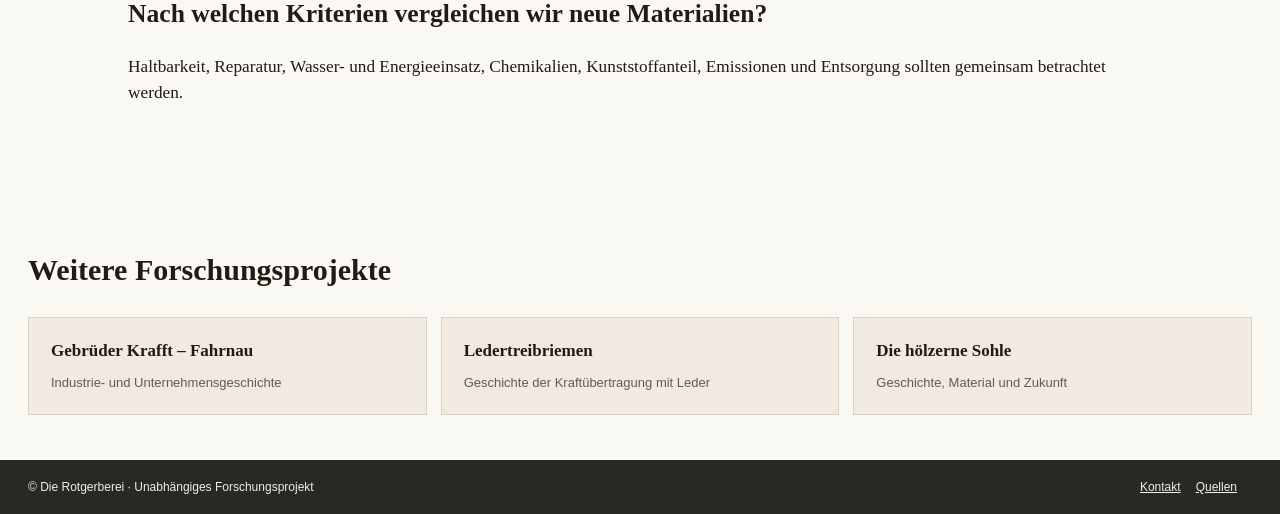
<file: materialien.html>
<!doctype html><html lang="de"><head><meta charset="utf-8"><meta name="viewport" content="width=device-width,initial-scale=1"><meta http-equiv="refresh" content="0; url=zukunft.html#morgen-traeger"><link rel="canonical" href="https://rotgerberei.krafft-fahrnau.de/zukunft.html"><title>Inhalt verschoben | Die Rotgerberei</title><link rel="stylesheet" href="style.css"></head><body><main class="content" style="padding:4rem 1.5rem"><h1>Dieser Inhalt hat einen neuen Platz</h1><p>Wir haben die Themen in die Kapitel Gestern, Heute, Morgen und Gebrüder Krafft eingeordnet.</p><p><a class="btn" href="zukunft.html#morgen-traeger">Zum neuen Kapitel →</a></p></main></body></html>
</file>
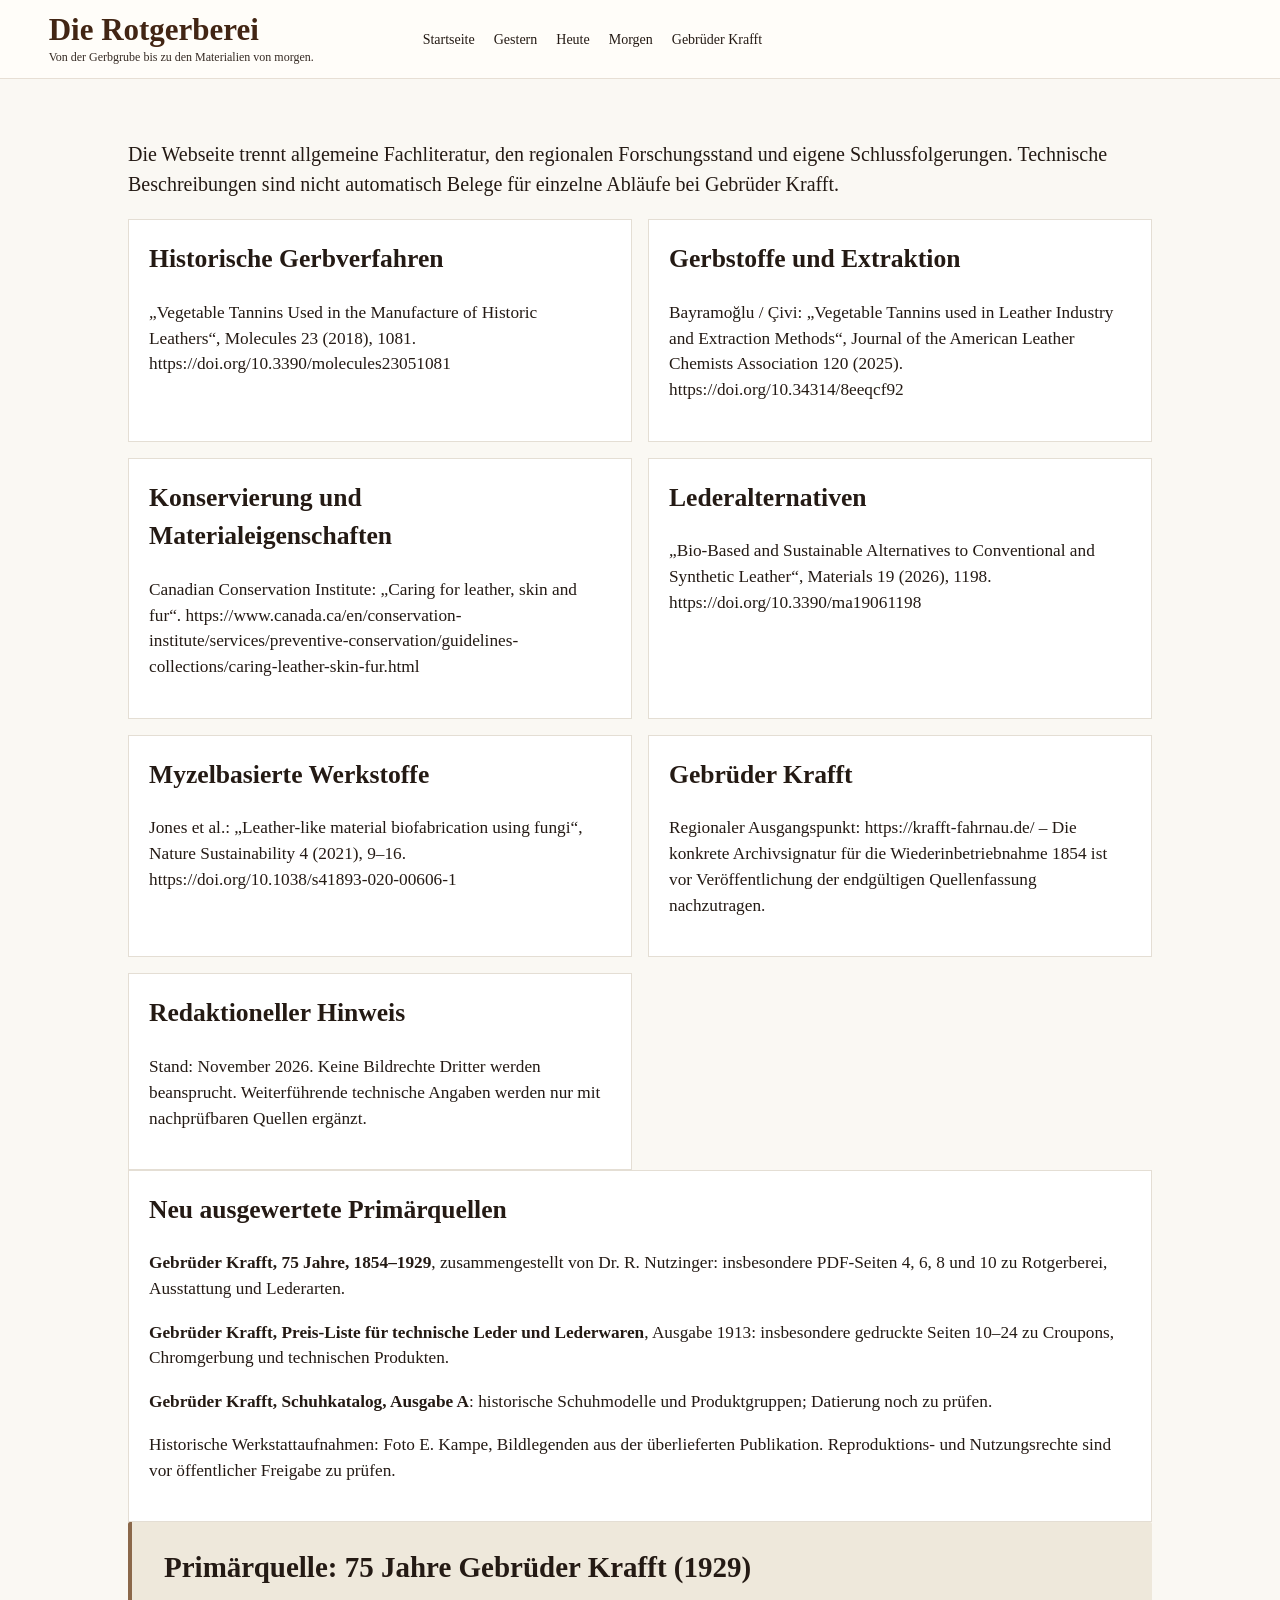
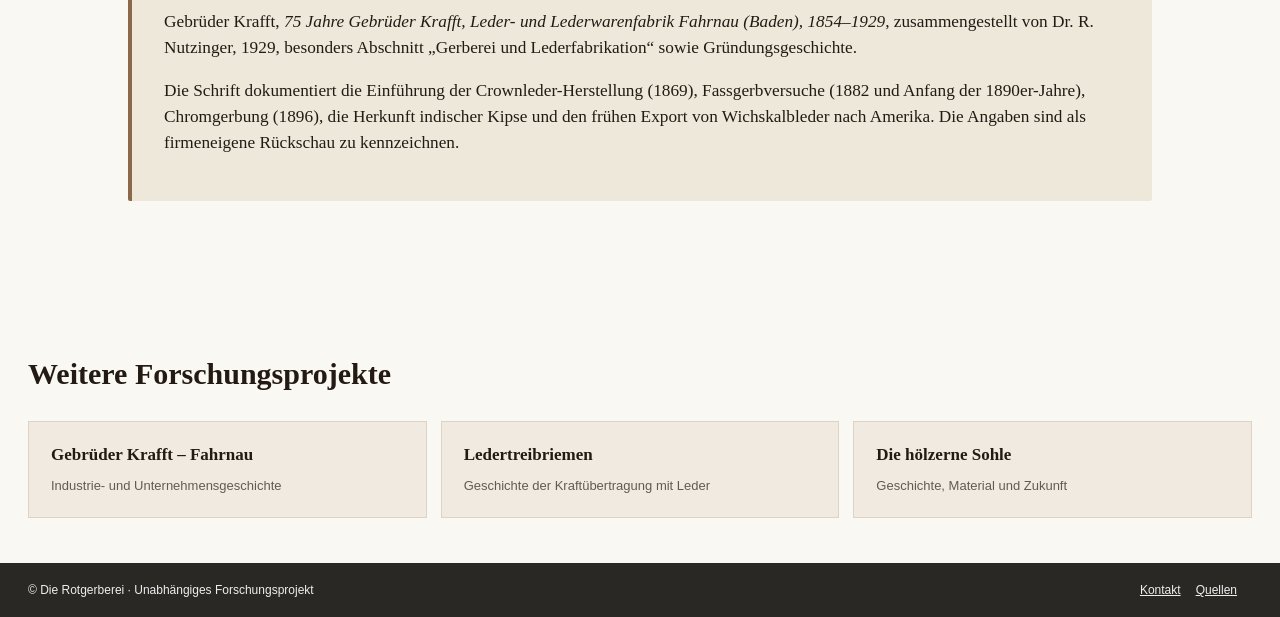
<file: quellen.html>
<!DOCTYPE html>

<html lang="de"><head><meta charset="utf-8"/><meta content="width=device-width,initial-scale=1" name="viewport"/><title>Quellen | Die Rotgerberei</title><meta content="Quellen, historische Belege, Fachliteratur und Bildnachweise zur Rotgerberei und Gebrüder Krafft." name="description"/><link href="https://rotgerberei.krafft-fahrnau.de/quellen.html" rel="canonical"/><link href="style.css?v=20261111-5punkte" rel="stylesheet"/></head><body><header><div class="nav"><a class="brand" href="index.html">Die Rotgerberei<small>Von der Gerbgrube bis zu den Materialien von morgen.</small></a><nav aria-label="Hauptnavigation" class="links"><a href="index.html">Startseite</a><a href="damals.html">Gestern</a><a href="heute.html">Heute</a><a href="zukunft.html">Morgen</a><a href="krafft.html">Gebrüder Krafft</a></nav></div></header><main class="content"><p class="intro">Die Webseite trennt allgemeine Fachliteratur, den regionalen Forschungsstand und eigene Schlussfolgerungen. Technische Beschreibungen sind nicht automatisch Belege für einzelne Abläufe bei Gebrüder Krafft.</p><section class="grid"><article class="panel"><h2>Historische Gerbverfahren</h2><p>„Vegetable Tannins Used in the Manufacture of Historic Leathers“, Molecules 23 (2018), 1081. https://doi.org/10.3390/molecules23051081</p></article><article class="panel"><h2>Gerbstoffe und Extraktion</h2><p>Bayramoğlu / Çivi: „Vegetable Tannins used in Leather Industry and Extraction Methods“, Journal of the American Leather Chemists Association 120 (2025). https://doi.org/10.34314/8eeqcf92</p></article><article class="panel"><h2>Konservierung und Materialeigenschaften</h2><p>Canadian Conservation Institute: „Caring for leather, skin and fur“. https://www.canada.ca/en/conservation-institute/services/preventive-conservation/guidelines-collections/caring-leather-skin-fur.html</p></article><article class="panel"><h2>Lederalternativen</h2><p>„Bio-Based and Sustainable Alternatives to Conventional and Synthetic Leather“, Materials 19 (2026), 1198. https://doi.org/10.3390/ma19061198</p></article><article class="panel"><h2>Myzelbasierte Werkstoffe</h2><p>Jones et al.: „Leather-like material biofabrication using fungi“, Nature Sustainability 4 (2021), 9–16. https://doi.org/10.1038/s41893-020-00606-1</p></article><article class="panel"><h2>Gebrüder Krafft</h2><p>Regionaler Ausgangspunkt: https://krafft-fahrnau.de/ – Die konkrete Archivsignatur für die Wiederinbetriebnahme 1854 ist vor Veröffentlichung der endgültigen Quellenfassung nachzutragen.</p></article><article class="panel"><h2>Redaktioneller Hinweis</h2><p>Stand: November 2026. Keine Bildrechte Dritter werden beansprucht. Weiterführende technische Angaben werden nur mit nachprüfbaren Quellen ergänzt.</p></article></section><section class="panel"><h2>Neu ausgewertete Primärquellen</h2><p><strong>Gebrüder Krafft, 75 Jahre, 1854–1929</strong>, zusammengestellt von Dr. R. Nutzinger: insbesondere PDF-Seiten 4, 6, 8 und 10 zu Rotgerberei, Ausstattung und Lederarten.</p><p><strong>Gebrüder Krafft, Preis-Liste für technische Leder und Lederwaren</strong>, Ausgabe 1913: insbesondere gedruckte Seiten 10–24 zu Croupons, Chromgerbung und technischen Produkten.</p><p><strong>Gebrüder Krafft, Schuhkatalog, Ausgabe A</strong>: historische Schuhmodelle und Produktgruppen; Datierung noch zu prüfen.</p><p>Historische Werkstattaufnahmen: Foto E. Kampe, Bildlegenden aus der überlieferten Publikation. Reproduktions- und Nutzungsrechte sind vor öffentlicher Freigabe zu prüfen.</p></section><section class="research-panel"><h2>Primärquelle: 75 Jahre Gebrüder Krafft (1929)</h2><p>Gebrüder Krafft, <em>75 Jahre Gebrüder Krafft, Leder- und Lederwarenfabrik Fahrnau (Baden), 1854–1929</em>, zusammengestellt von Dr. R. Nutzinger, 1929, besonders Abschnitt „Gerberei und Lederfabrikation“ sowie Gründungsgeschichte.</p><p>Die Schrift dokumentiert die Einführung der Crownleder-Herstellung (1869), Fassgerbversuche (1882 und Anfang der 1890er-Jahre), Chromgerbung (1896), die Herkunft indischer Kipse und den frühen Export von Wichskalbleder nach Amerika. Die Angaben sind als firmeneigene Rückschau zu kennzeichnen.</p></section></main><section class="related-projects"><h2>Weitere Forschungsprojekte</h2><div class="related-project-grid"><a href="https://krafft-fahrnau.de/"><strong>Gebrüder Krafft – Fahrnau</strong><span>Industrie- und Unternehmensgeschichte</span></a><a href="https://ledertreibriemen.de/"><strong>Ledertreibriemen</strong><span>Geschichte der Kraftübertragung mit Leder</span></a><a href="https://hoelzernesohle.de/"><strong>Die hölzerne Sohle</strong><span>Geschichte, Material und Zukunft</span></a></div></section><footer><div class="footer-inner"><div>© Die Rotgerberei · Unabhängiges Forschungsprojekt</div><div><a href="mailto:armin@wolfarth.ch">Kontakt</a><a href="quellen.html">Quellen</a></div></div></footer></body></html>
</file>
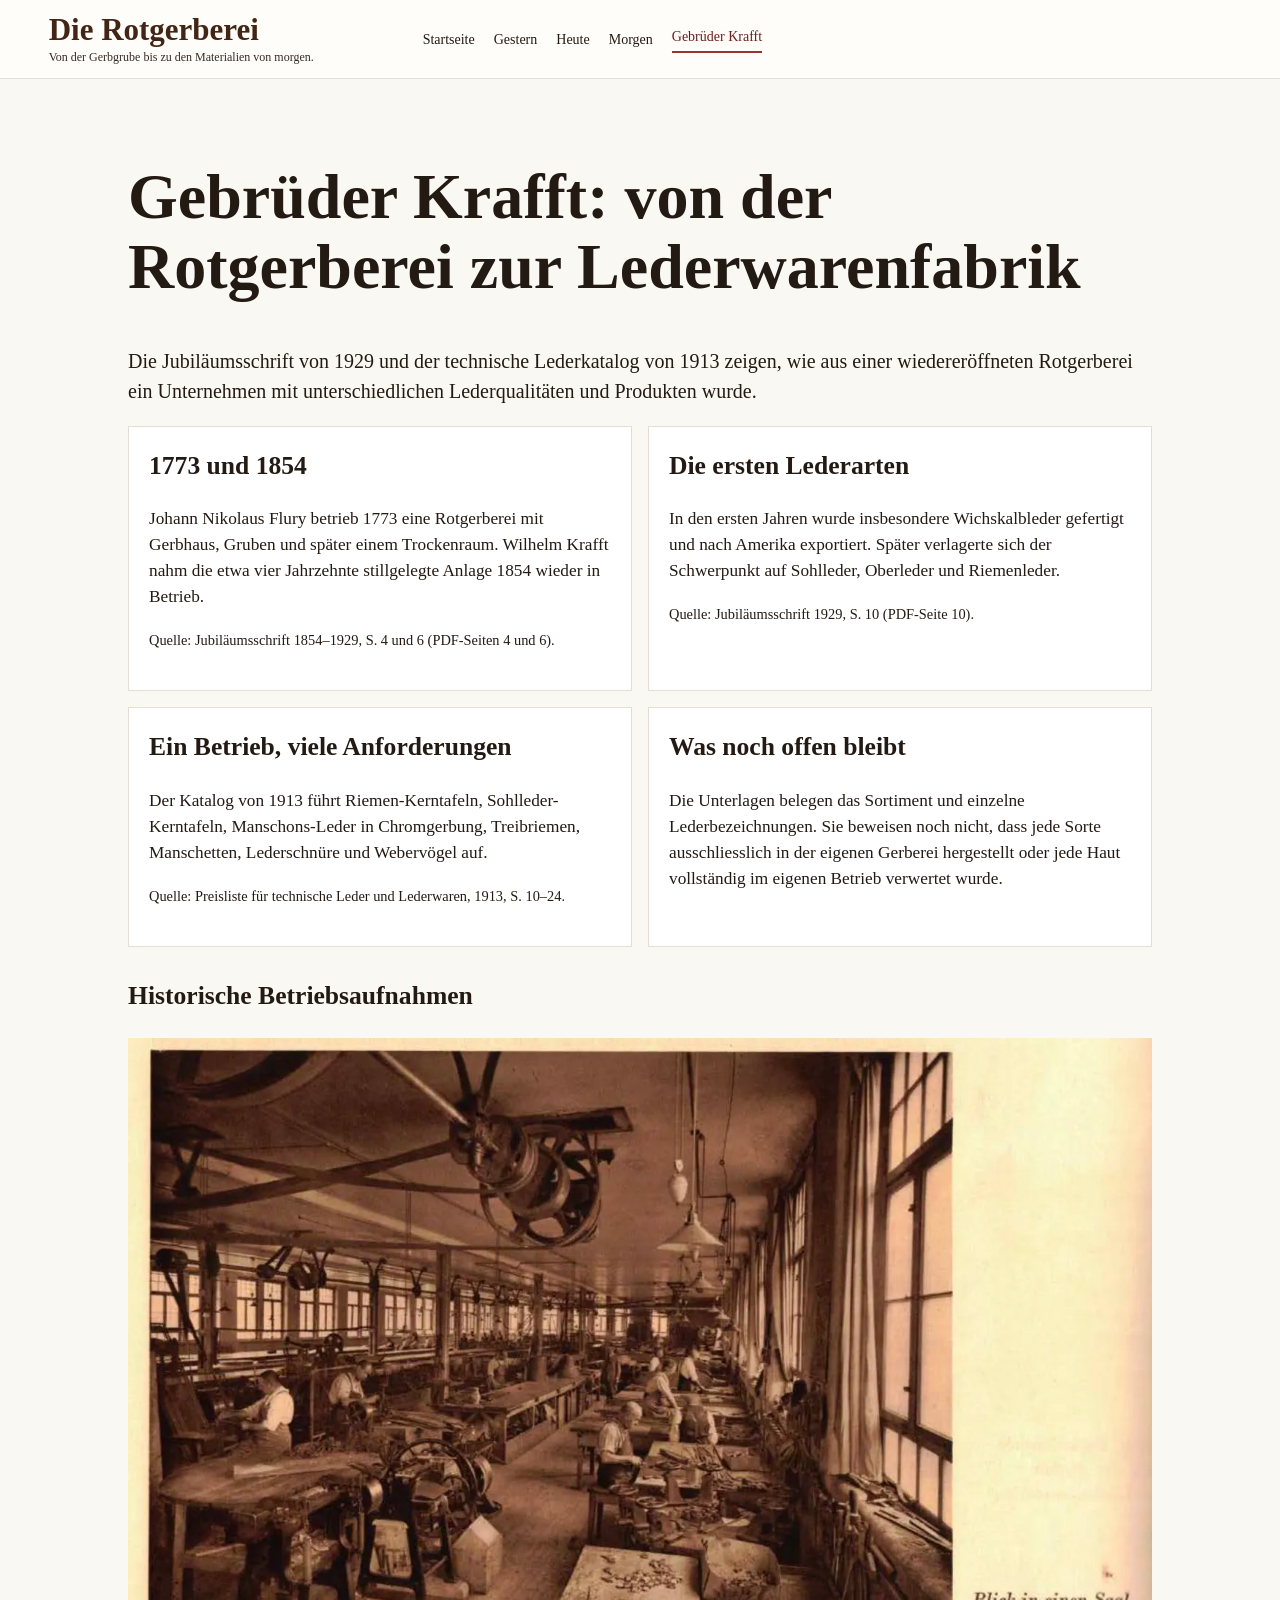
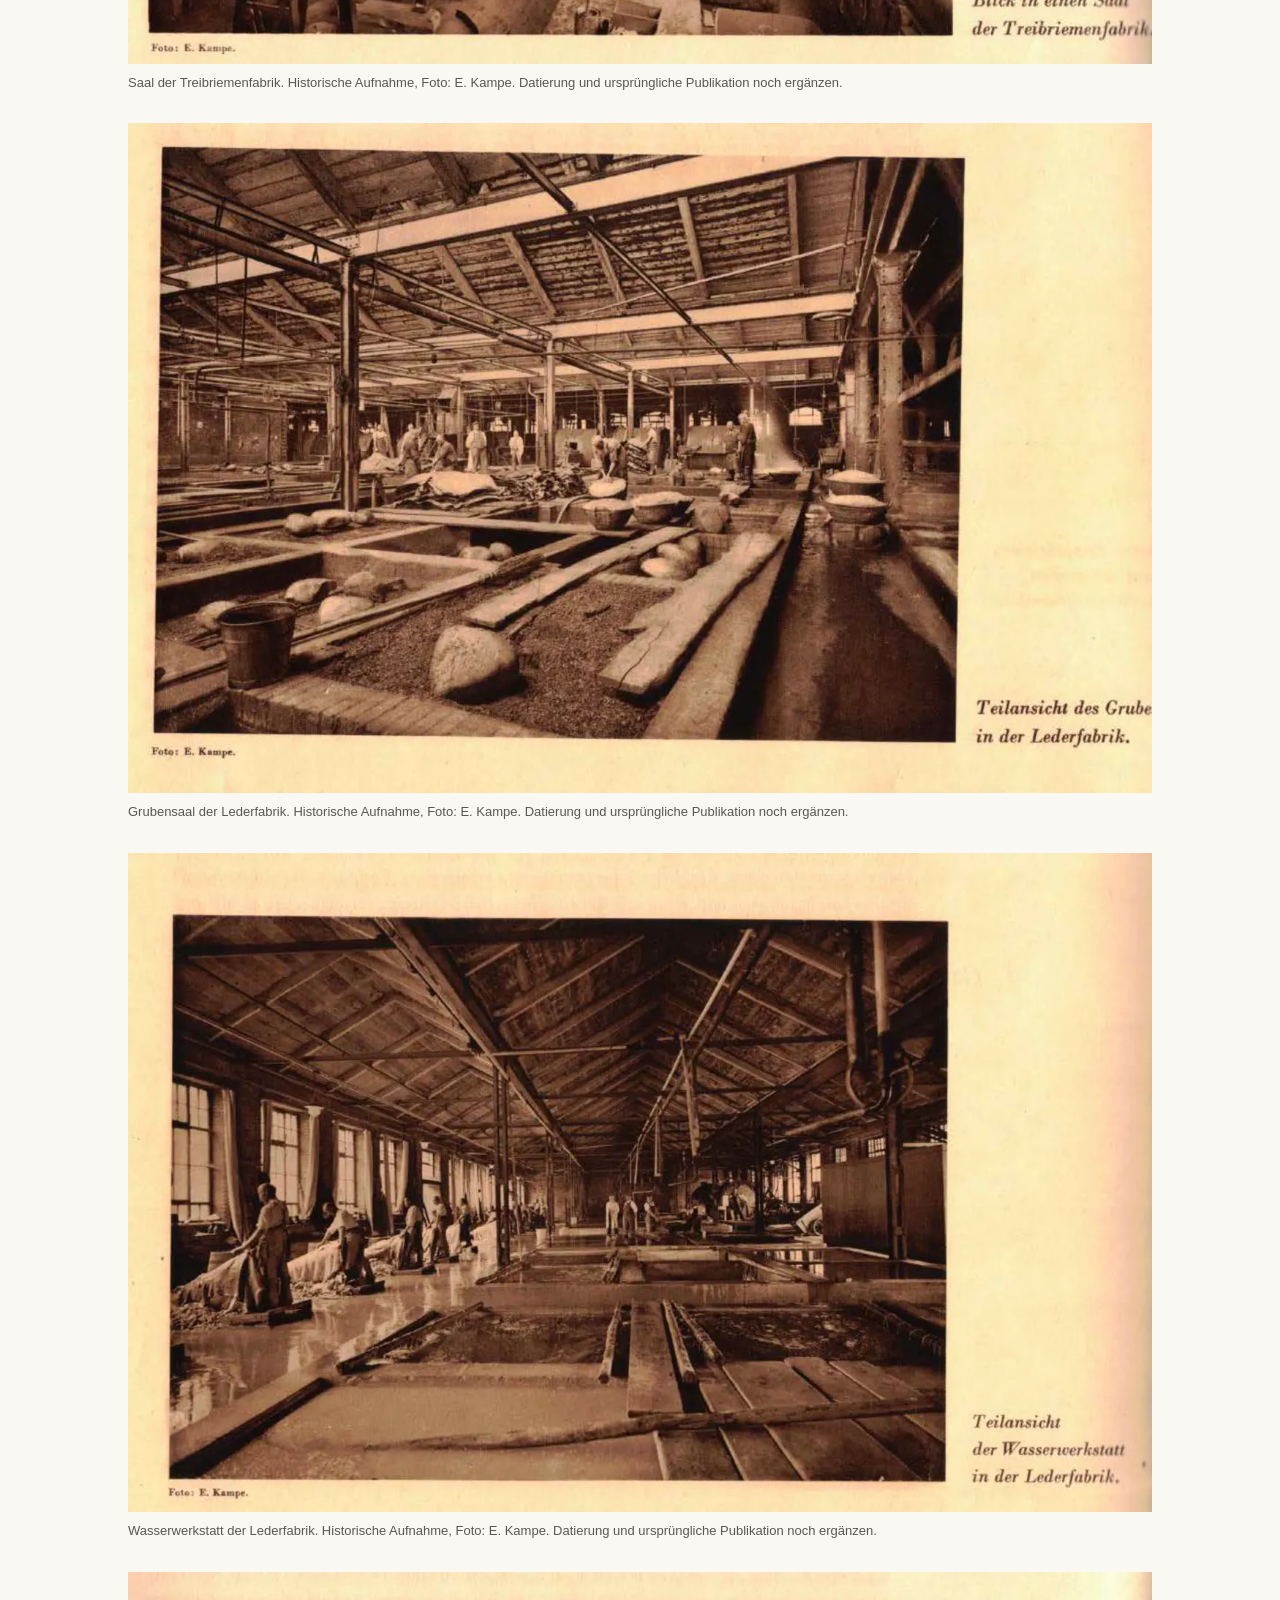
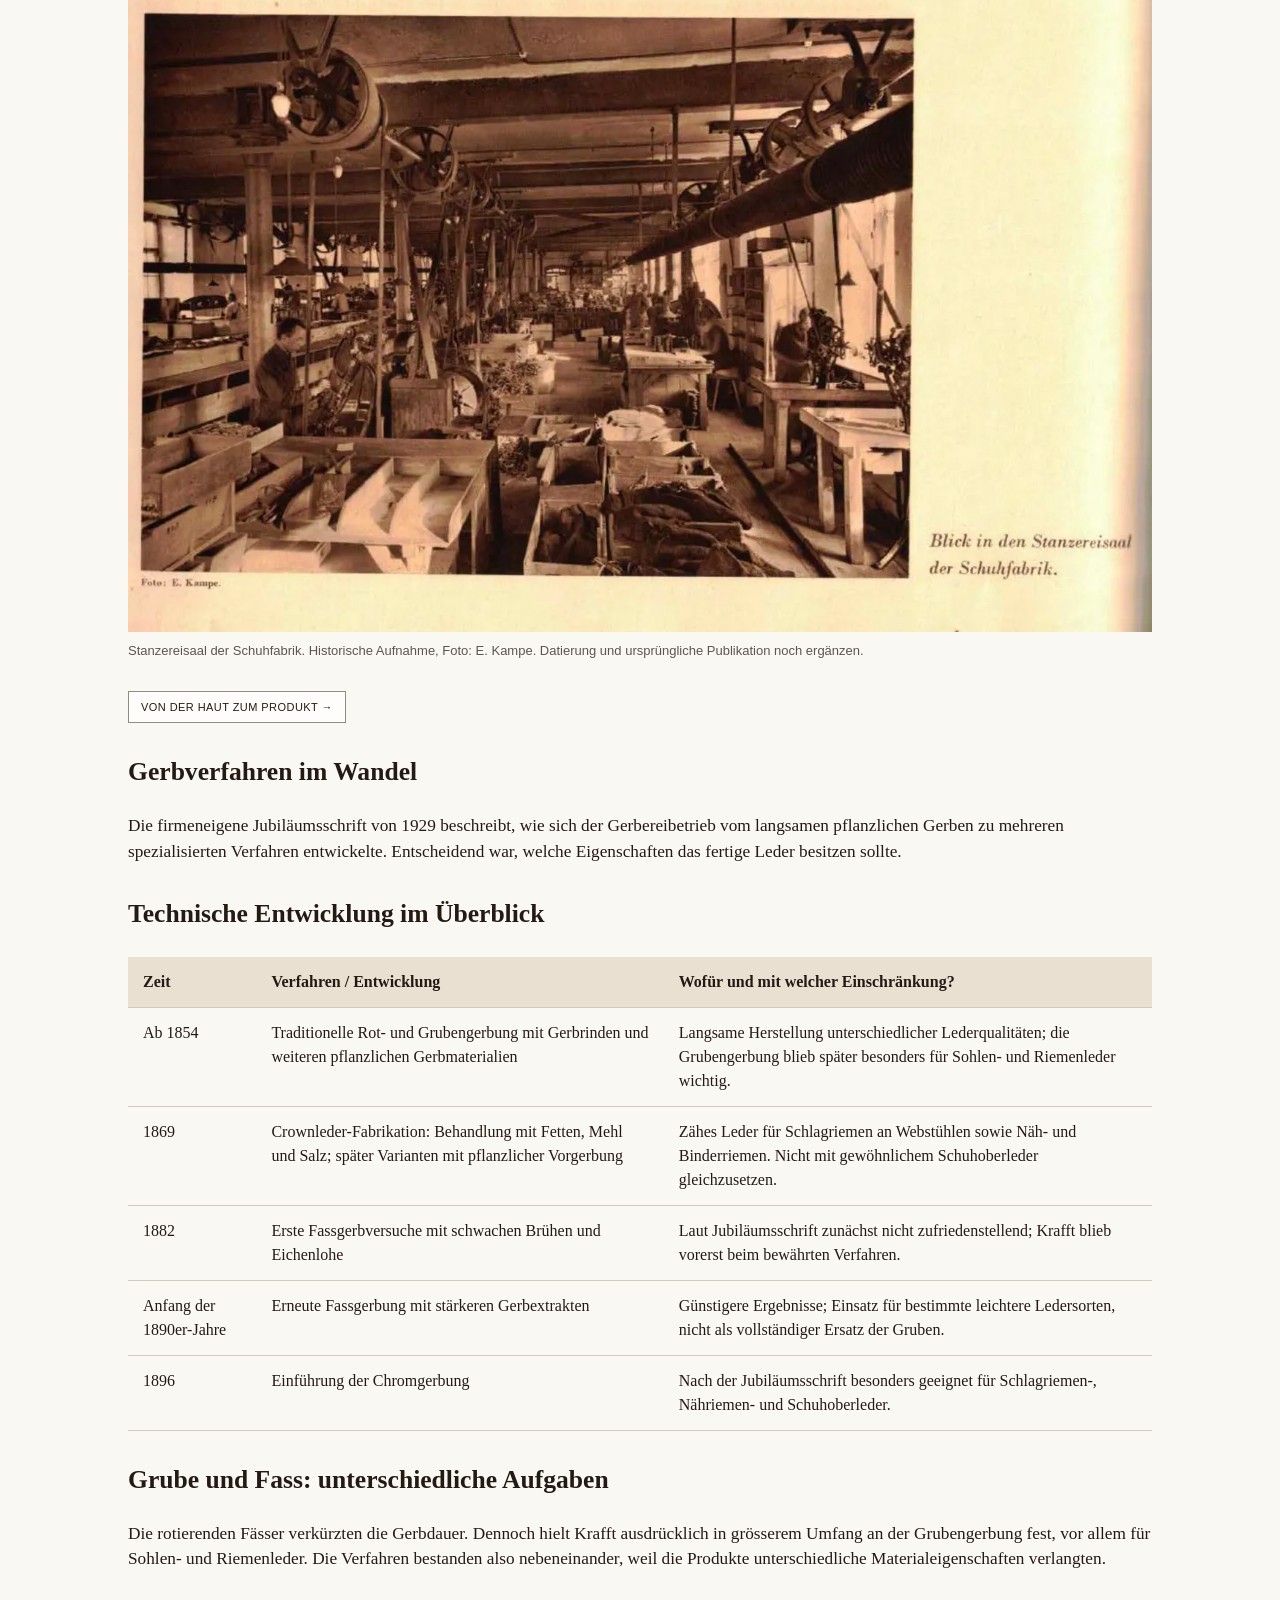
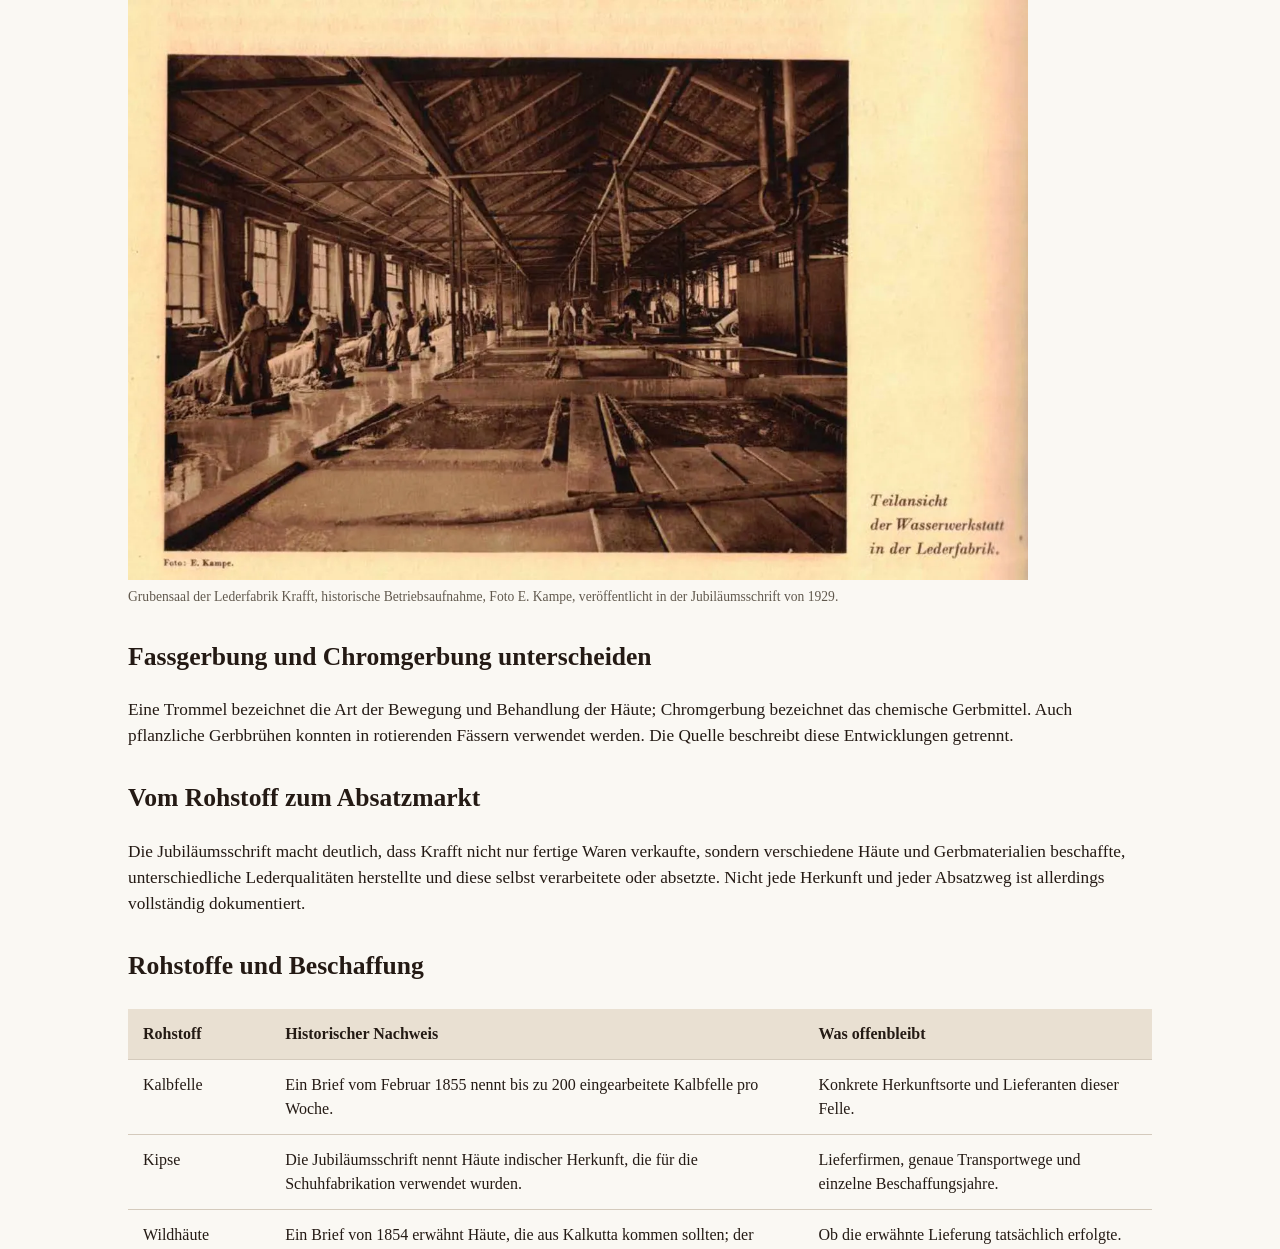
<file: rohstoff-absatz.html>
<!doctype html><html lang="de"><head><meta charset="utf-8"><meta name="viewport" content="width=device-width,initial-scale=1"><meta http-equiv="refresh" content="0; url=krafft.html#krafft-kette"><link rel="canonical" href="https://rotgerberei.krafft-fahrnau.de/krafft.html"><title>Inhalt verschoben | Die Rotgerberei</title><link rel="stylesheet" href="style.css"></head><body><main class="content" style="padding:4rem 1.5rem"><h1>Dieser Inhalt hat einen neuen Platz</h1><p>Wir haben die Themen in die Kapitel Gestern, Heute, Morgen und Gebrüder Krafft eingeordnet.</p><p><a class="btn" href="krafft.html#krafft-kette">Zum neuen Kapitel →</a></p></main></body></html>
</file>
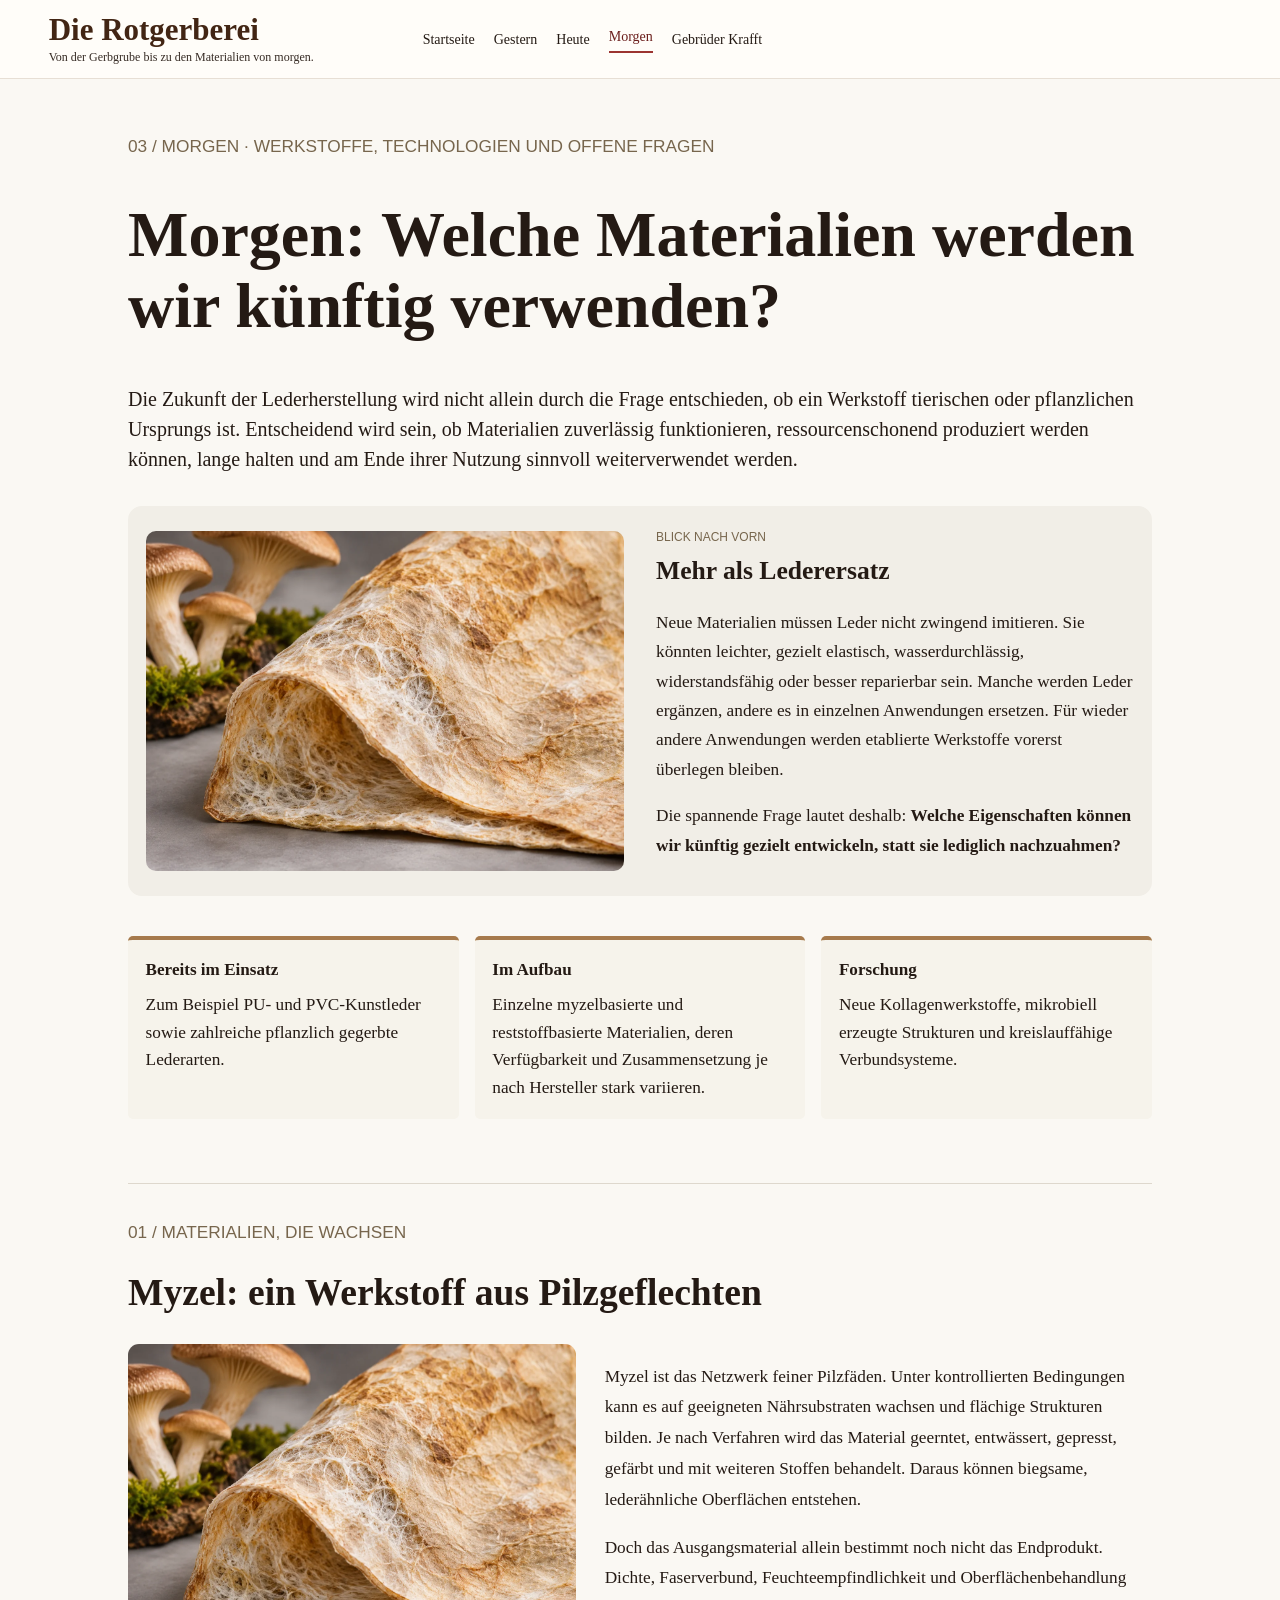
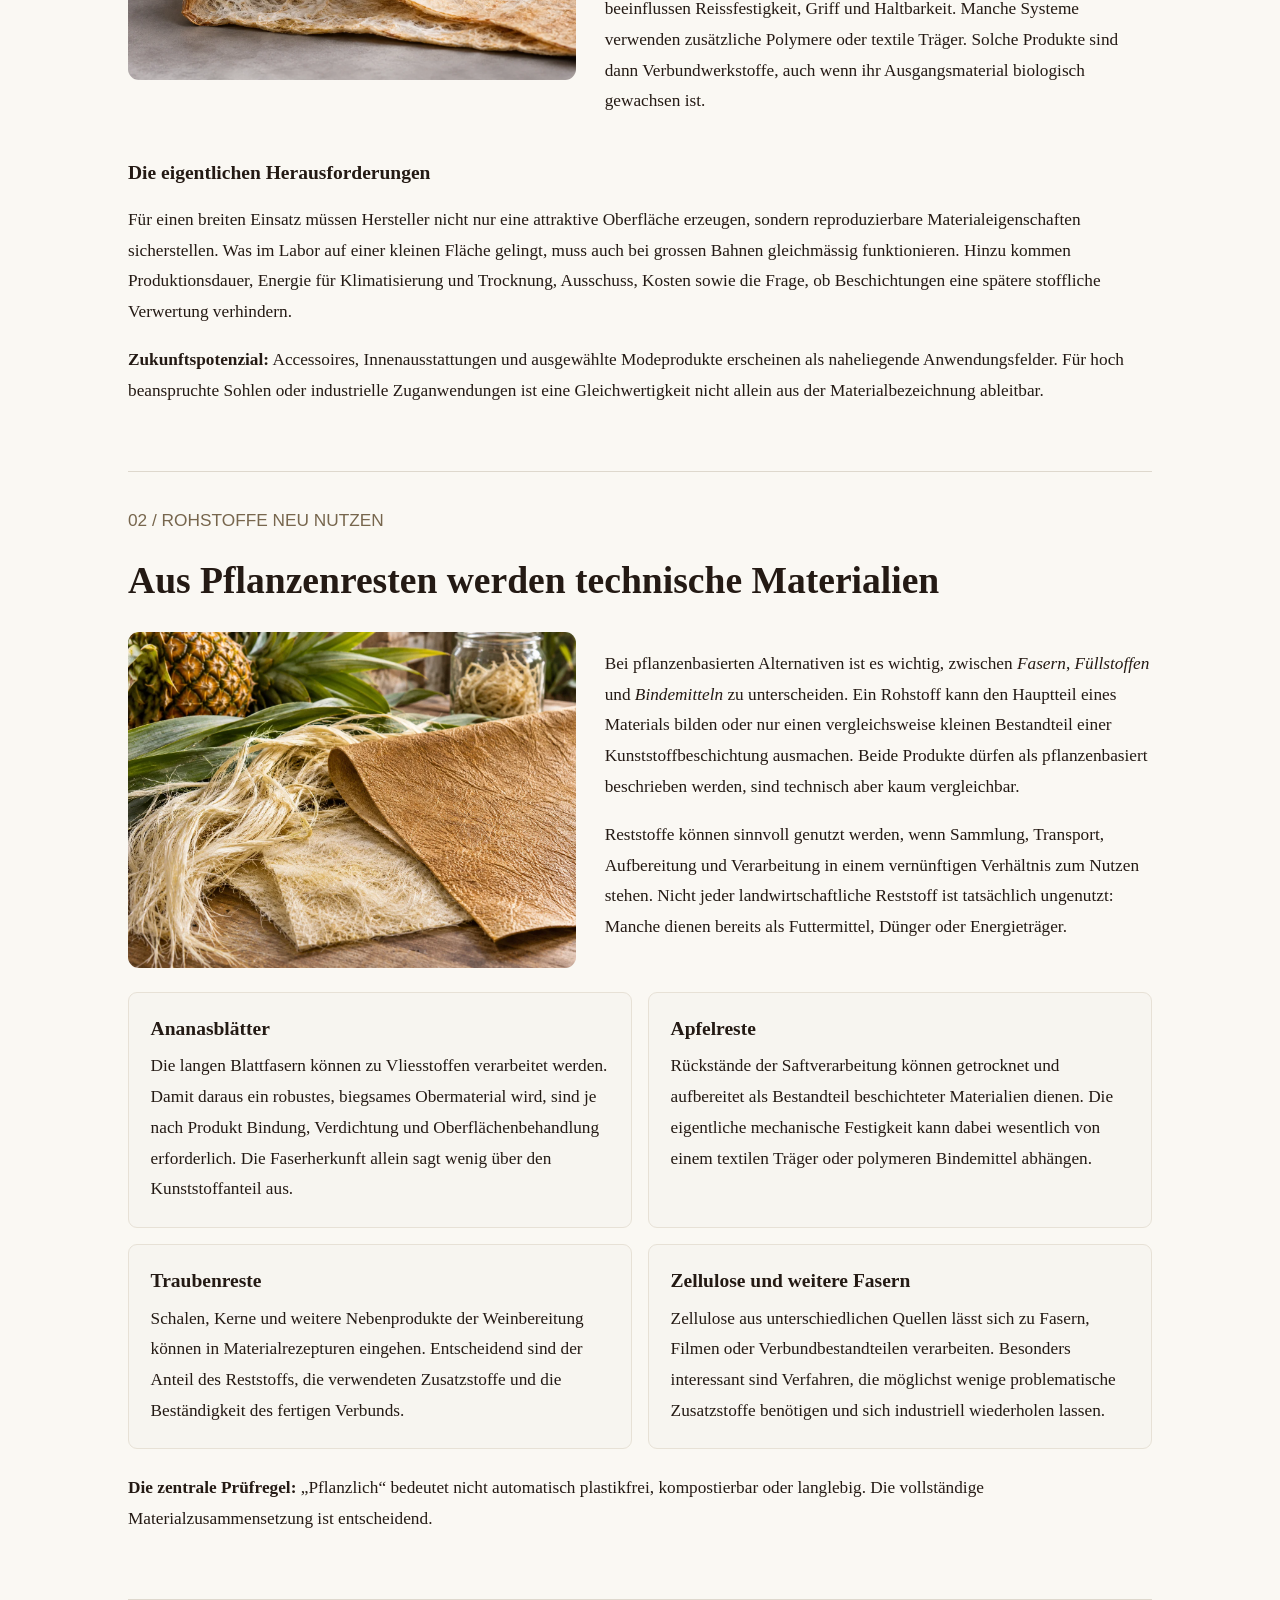
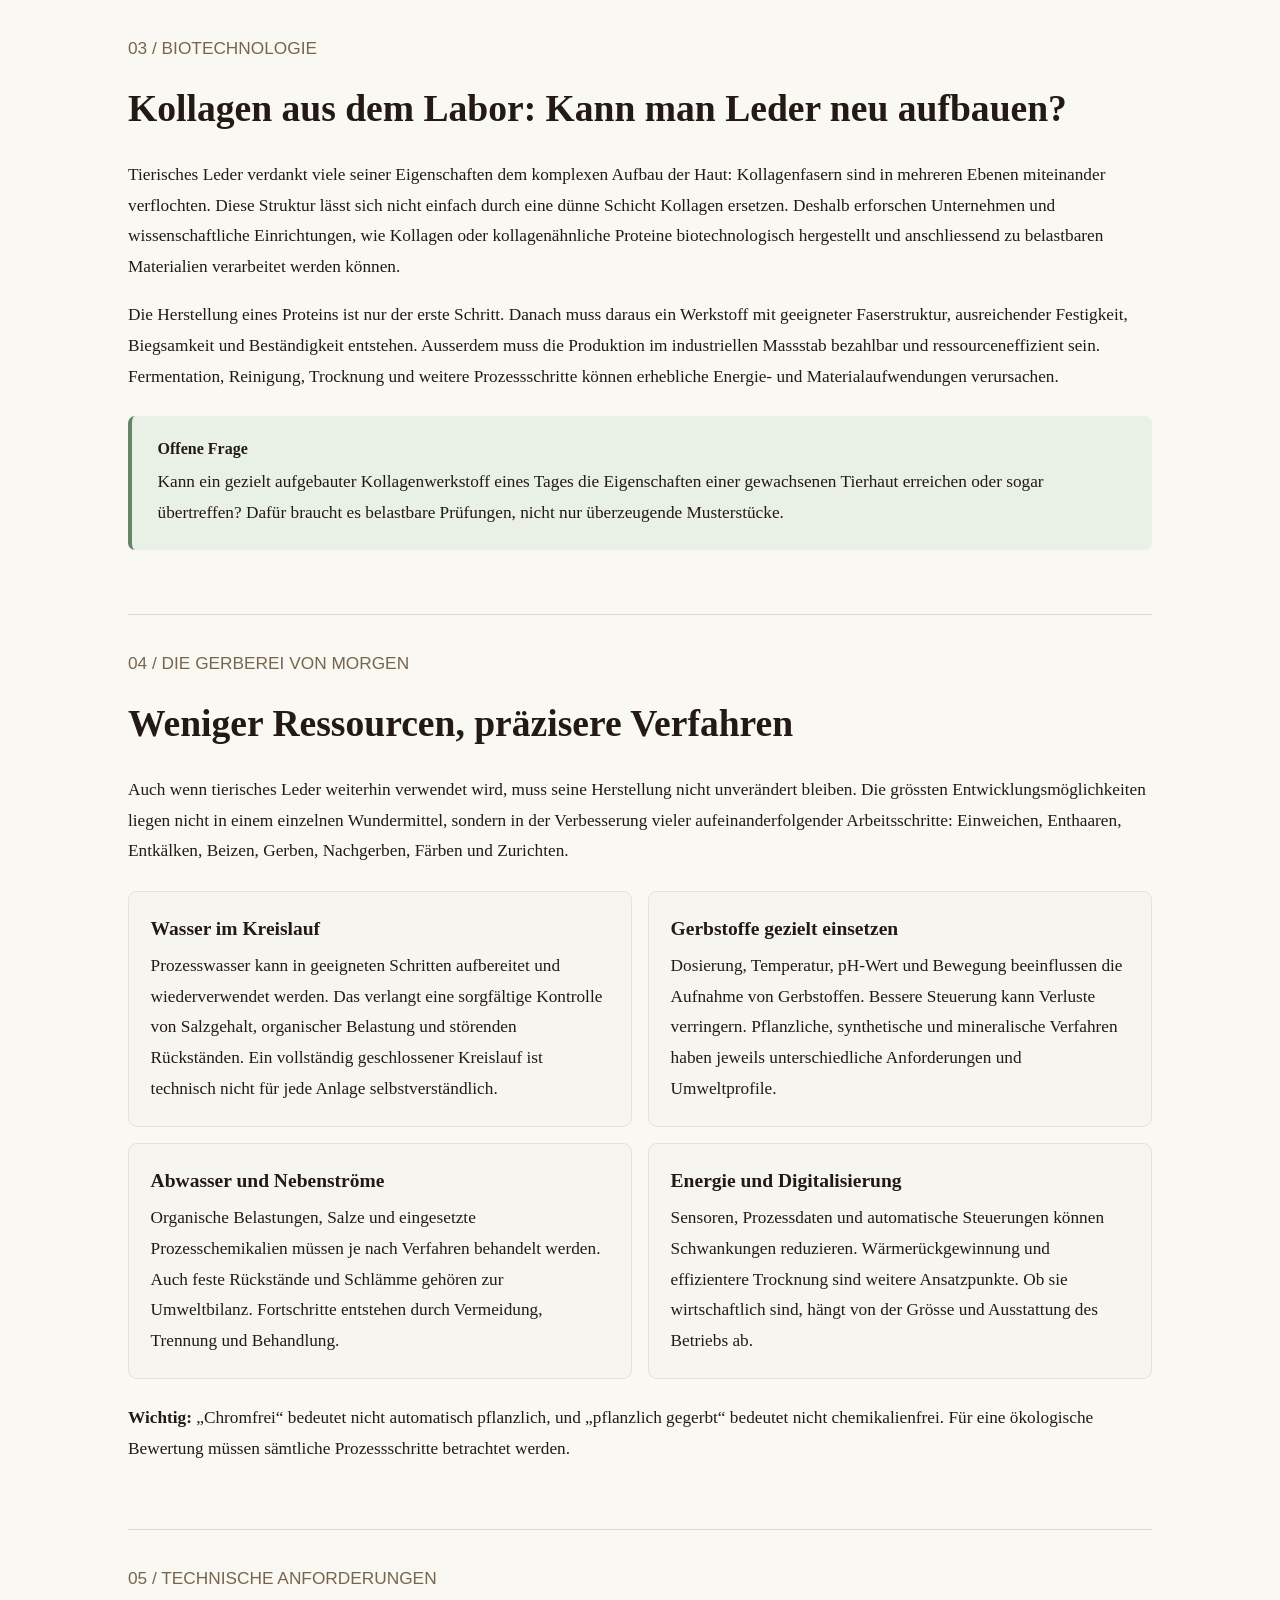
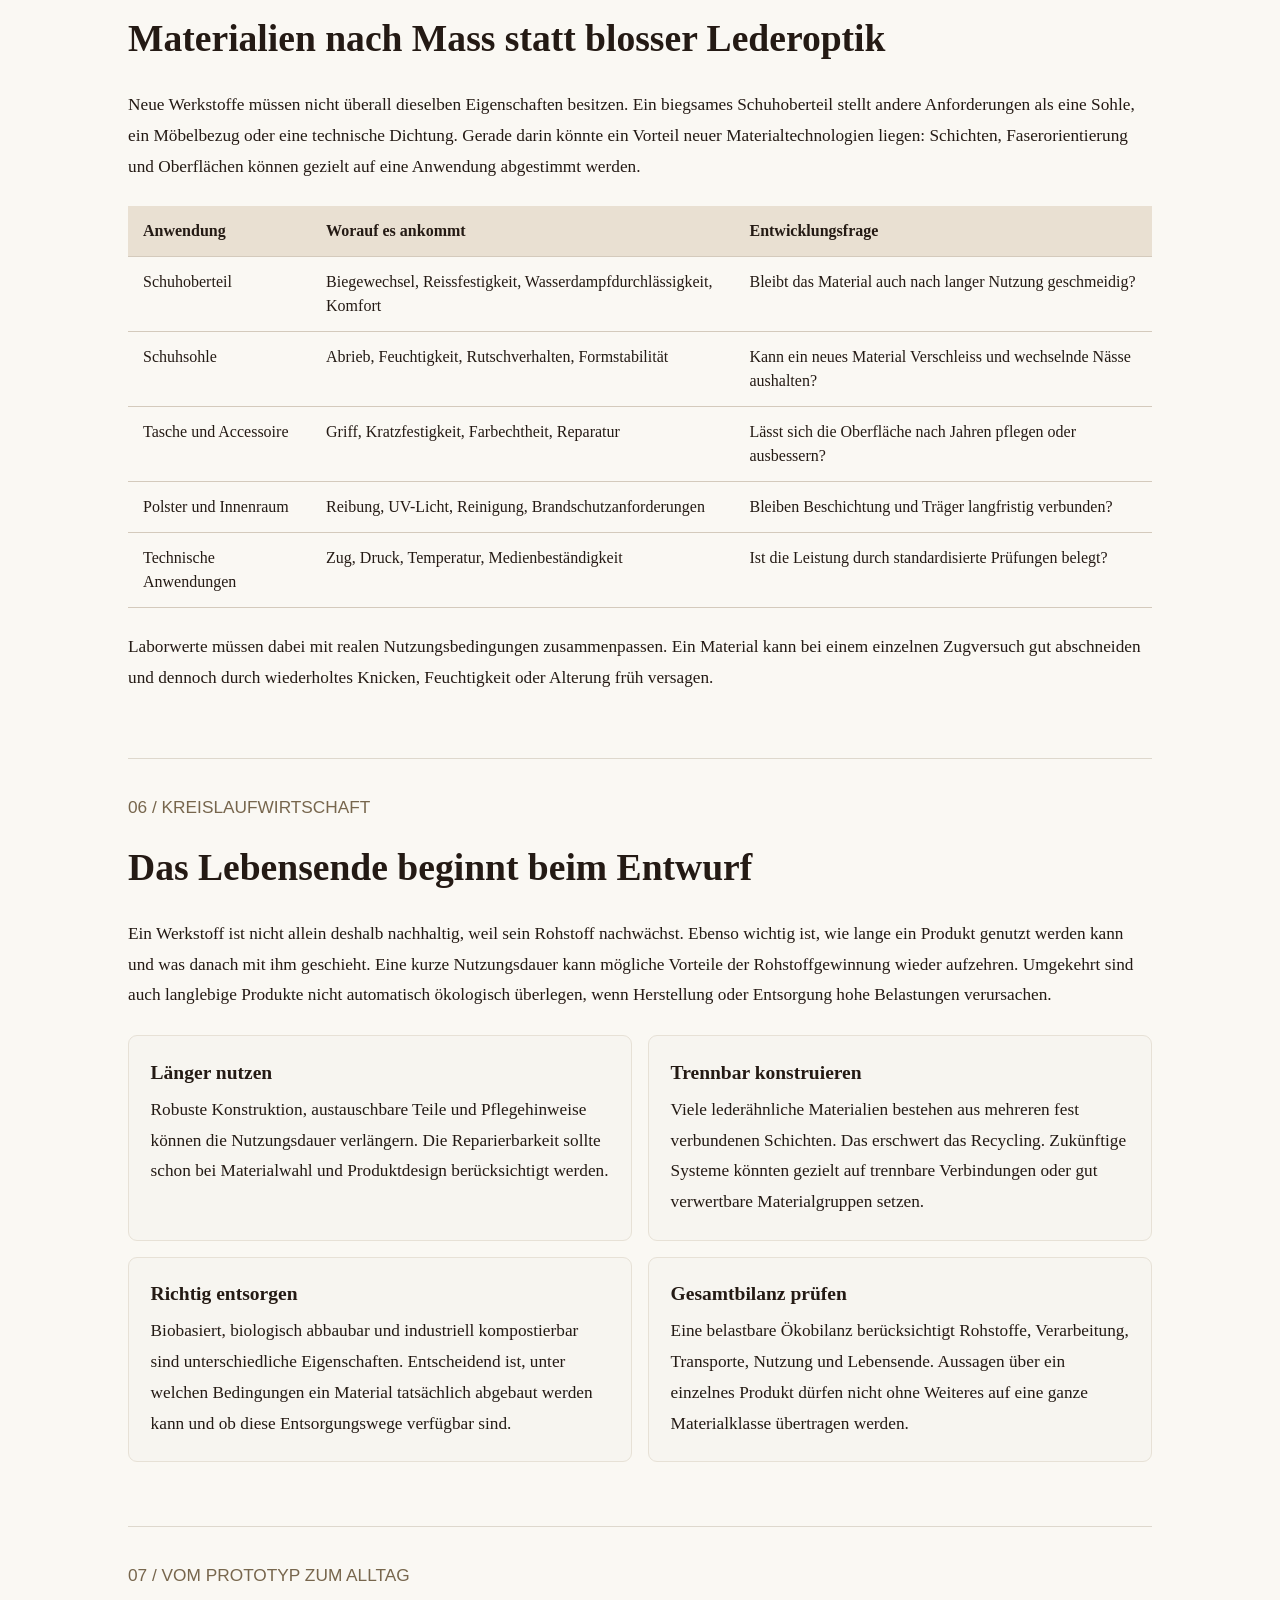
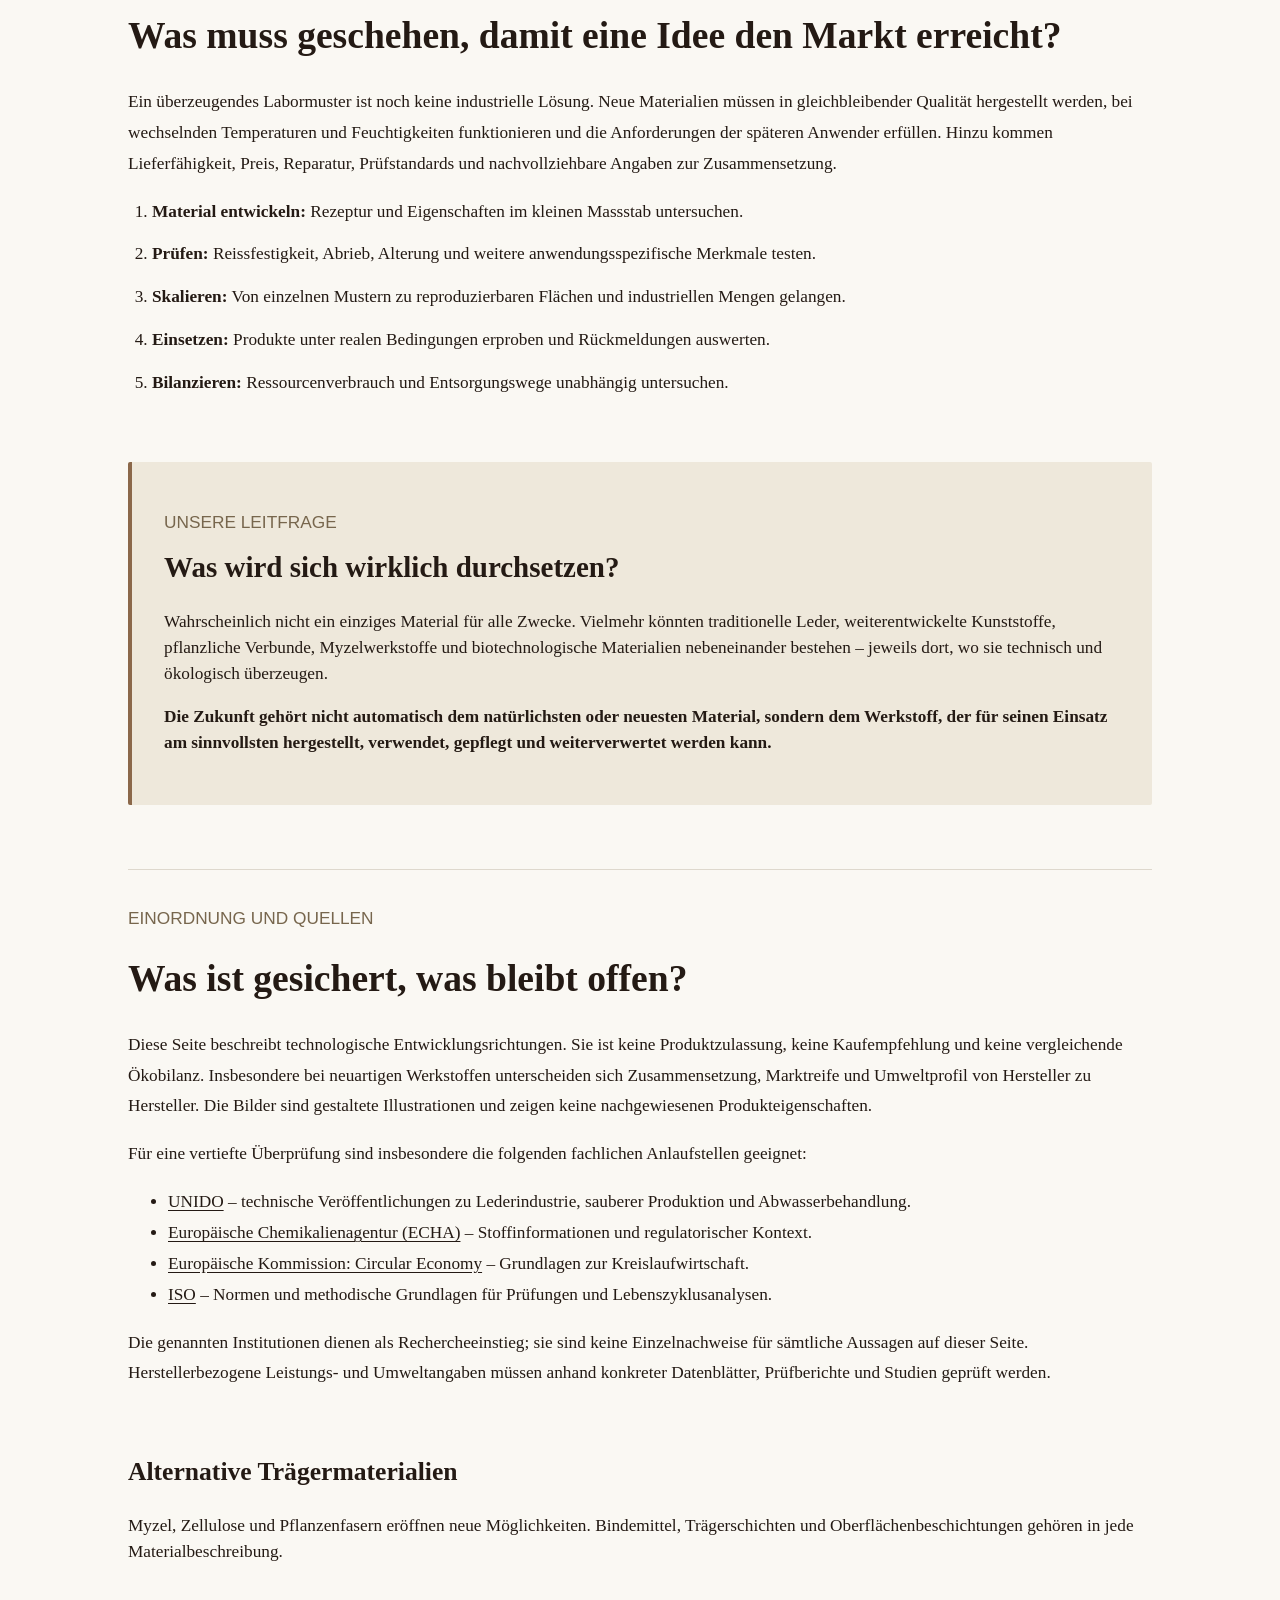
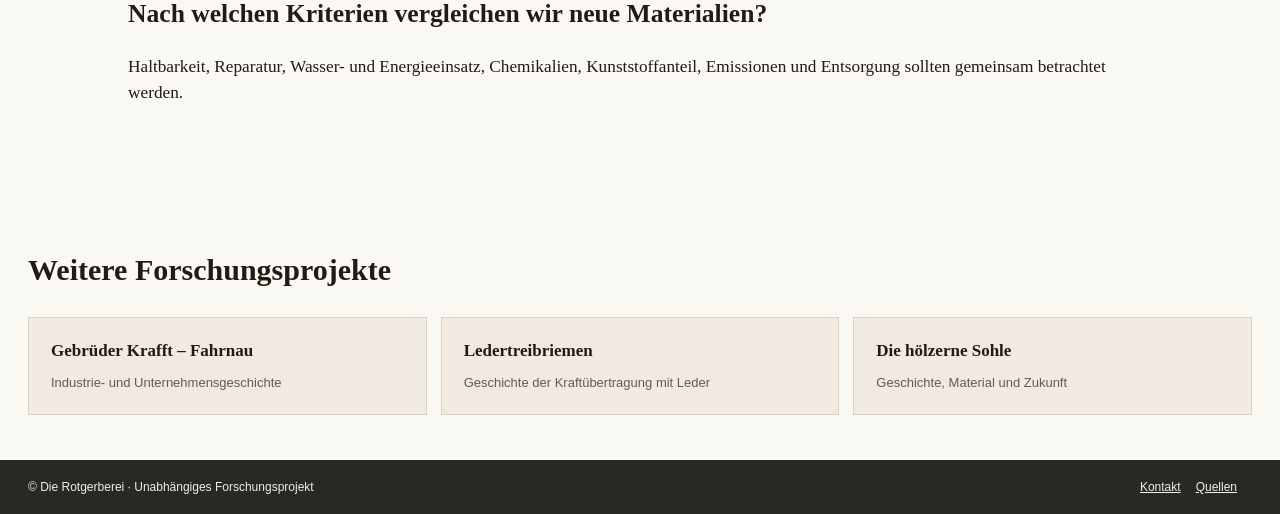
<file: zukunft.html>
<!DOCTYPE html>

<html lang="de"><head><meta charset="utf-8"/><meta content="width=device-width,initial-scale=1" name="viewport"/><title>Morgen | Die Rotgerberei</title><meta content="Zukunft der Lederwerkstoffe: Myzel, pflanzliche Alternativen, biotechnologisches Kollagen und Kreislaufwirtschaft." name="description"/><link href="https://rotgerberei.krafft-fahrnau.de/zukunft.html" rel="canonical"/><link href="style.css?v=20261111-5punkte" rel="stylesheet"/></head><body><header><div class="nav"><a class="brand" href="index.html">Die Rotgerberei<small>Von der Gerbgrube bis zu den Materialien von morgen.</small></a><nav aria-label="Hauptnavigation" class="links"><a href="index.html">Startseite</a><a href="damals.html">Gestern</a><a href="heute.html">Heute</a><a aria-current="page" href="zukunft.html">Morgen</a><a href="krafft.html">Gebrüder Krafft</a></nav></div></header><main class="content">
<p class="kicker">03 / Morgen · Werkstoffe, Technologien und offene Fragen</p>
<h1>Morgen: Welche Materialien werden wir künftig verwenden?</h1>
<p class="intro">Die Zukunft der Lederherstellung wird nicht allein durch die Frage entschieden, ob ein Werkstoff tierischen oder pflanzlichen Ursprungs ist. Entscheidend wird sein, ob Materialien zuverlässig funktionieren, ressourcenschonend produziert werden können, lange halten und am Ende ihrer Nutzung sinnvoll weiterverwendet werden.</p>
<div class="future-opening"><img alt="Gestaltete Illustration eines myzelbasierten Werkstoffs mit Pilzen" loading="eager" src="assets/myzel-illustration.webp"/><div><span class="kicker">Blick nach vorn</span><h2>Mehr als Lederersatz</h2><p>Neue Materialien müssen Leder nicht zwingend imitieren. Sie könnten leichter, gezielt elastisch, wasserdurchlässig, widerstandsfähig oder besser reparierbar sein. Manche werden Leder ergänzen, andere es in einzelnen Anwendungen ersetzen. Für wieder andere Anwendungen werden etablierte Werkstoffe vorerst überlegen bleiben.</p><p>Die spannende Frage lautet deshalb: <strong>Welche Eigenschaften können wir künftig gezielt entwickeln, statt sie lediglich nachzuahmen?</strong></p></div></div>
<div class="future-status"><div><b>Bereits im Einsatz</b><p>Zum Beispiel PU- und PVC-Kunstleder sowie zahlreiche pflanzlich gegerbte Lederarten.</p></div><div><b>Im Aufbau</b><p>Einzelne myzelbasierte und reststoffbasierte Materialien, deren Verfügbarkeit und Zusammensetzung je nach Hersteller stark variieren.</p></div><div><b>Forschung</b><p>Neue Kollagenwerkstoffe, mikrobiell erzeugte Strukturen und kreislauffähige Verbundsysteme.</p></div></div>
<section class="future-chapter"><p class="kicker">01 / Materialien, die wachsen</p><h2>Myzel: ein Werkstoff aus Pilzgeflechten</h2><div class="future-split"><img alt="Illustration von Pilzmyzel und lederähnlichem Material" loading="lazy" src="assets/myzel-illustration.webp"/><div><p>Myzel ist das Netzwerk feiner Pilzfäden. Unter kontrollierten Bedingungen kann es auf geeigneten Nährsubstraten wachsen und flächige Strukturen bilden. Je nach Verfahren wird das Material geerntet, entwässert, gepresst, gefärbt und mit weiteren Stoffen behandelt. Daraus können biegsame, lederähnliche Oberflächen entstehen.</p><p>Doch das Ausgangsmaterial allein bestimmt noch nicht das Endprodukt. Dichte, Faserverbund, Feuchteempfindlichkeit und Oberflächenbehandlung beeinflussen Reissfestigkeit, Griff und Haltbarkeit. Manche Systeme verwenden zusätzliche Polymere oder textile Träger. Solche Produkte sind dann Verbundwerkstoffe, auch wenn ihr Ausgangsmaterial biologisch gewachsen ist.</p></div></div><h3>Die eigentlichen Herausforderungen</h3><p>Für einen breiten Einsatz müssen Hersteller nicht nur eine attraktive Oberfläche erzeugen, sondern reproduzierbare Materialeigenschaften sicherstellen. Was im Labor auf einer kleinen Fläche gelingt, muss auch bei grossen Bahnen gleichmässig funktionieren. Hinzu kommen Produktionsdauer, Energie für Klimatisierung und Trocknung, Ausschuss, Kosten sowie die Frage, ob Beschichtungen eine spätere stoffliche Verwertung verhindern.</p><p><strong>Zukunftspotenzial:</strong> Accessoires, Innenausstattungen und ausgewählte Modeprodukte erscheinen als naheliegende Anwendungsfelder. Für hoch beanspruchte Sohlen oder industrielle Zuganwendungen ist eine Gleichwertigkeit nicht allein aus der Materialbezeichnung ableitbar.</p></section>
<section class="future-chapter"><p class="kicker">02 / Rohstoffe neu nutzen</p><h2>Aus Pflanzenresten werden technische Materialien</h2><div class="future-split"><img alt="Gestaltete Illustration pflanzlicher Fasern und lederähnlicher Werkstoffproben" loading="lazy" src="assets/pflanzen-illustration.webp"/><div><p>Bei pflanzenbasierten Alternativen ist es wichtig, zwischen <em>Fasern</em>, <em>Füllstoffen</em> und <em>Bindemitteln</em> zu unterscheiden. Ein Rohstoff kann den Hauptteil eines Materials bilden oder nur einen vergleichsweise kleinen Bestandteil einer Kunststoffbeschichtung ausmachen. Beide Produkte dürfen als pflanzenbasiert beschrieben werden, sind technisch aber kaum vergleichbar.</p><p>Reststoffe können sinnvoll genutzt werden, wenn Sammlung, Transport, Aufbereitung und Verarbeitung in einem vernünftigen Verhältnis zum Nutzen stehen. Nicht jeder landwirtschaftliche Reststoff ist tatsächlich ungenutzt: Manche dienen bereits als Futtermittel, Dünger oder Energieträger.</p></div></div><div class="future-mini-grid"><article><h3>Ananasblätter</h3><p>Die langen Blattfasern können zu Vliesstoffen verarbeitet werden. Damit daraus ein robustes, biegsames Obermaterial wird, sind je nach Produkt Bindung, Verdichtung und Oberflächenbehandlung erforderlich. Die Faserherkunft allein sagt wenig über den Kunststoffanteil aus.</p></article><article><h3>Apfelreste</h3><p>Rückstände der Saftverarbeitung können getrocknet und aufbereitet als Bestandteil beschichteter Materialien dienen. Die eigentliche mechanische Festigkeit kann dabei wesentlich von einem textilen Träger oder polymeren Bindemittel abhängen.</p></article><article><h3>Traubenreste</h3><p>Schalen, Kerne und weitere Nebenprodukte der Weinbereitung können in Materialrezepturen eingehen. Entscheidend sind der Anteil des Reststoffs, die verwendeten Zusatzstoffe und die Beständigkeit des fertigen Verbunds.</p></article><article><h3>Zellulose und weitere Fasern</h3><p>Zellulose aus unterschiedlichen Quellen lässt sich zu Fasern, Filmen oder Verbundbestandteilen verarbeiten. Besonders interessant sind Verfahren, die möglichst wenige problematische Zusatzstoffe benötigen und sich industriell wiederholen lassen.</p></article></div><p><strong>Die zentrale Prüfregel:</strong> „Pflanzlich“ bedeutet nicht automatisch plastikfrei, kompostierbar oder langlebig. Die vollständige Materialzusammensetzung ist entscheidend.</p></section>
<section class="future-chapter"><p class="kicker">03 / Biotechnologie</p><h2>Kollagen aus dem Labor: Kann man Leder neu aufbauen?</h2><p>Tierisches Leder verdankt viele seiner Eigenschaften dem komplexen Aufbau der Haut: Kollagenfasern sind in mehreren Ebenen miteinander verflochten. Diese Struktur lässt sich nicht einfach durch eine dünne Schicht Kollagen ersetzen. Deshalb erforschen Unternehmen und wissenschaftliche Einrichtungen, wie Kollagen oder kollagenähnliche Proteine biotechnologisch hergestellt und anschliessend zu belastbaren Materialien verarbeitet werden können.</p><p>Die Herstellung eines Proteins ist nur der erste Schritt. Danach muss daraus ein Werkstoff mit geeigneter Faserstruktur, ausreichender Festigkeit, Biegsamkeit und Beständigkeit entstehen. Ausserdem muss die Produktion im industriellen Massstab bezahlbar und ressourceneffizient sein. Fermentation, Reinigung, Trocknung und weitere Prozessschritte können erhebliche Energie- und Materialaufwendungen verursachen.</p><div class="future-question"><strong>Offene Frage</strong><p>Kann ein gezielt aufgebauter Kollagenwerkstoff eines Tages die Eigenschaften einer gewachsenen Tierhaut erreichen oder sogar übertreffen? Dafür braucht es belastbare Prüfungen, nicht nur überzeugende Musterstücke.</p></div></section>
<section class="future-chapter"><p class="kicker">04 / Die Gerberei von morgen</p><h2>Weniger Ressourcen, präzisere Verfahren</h2><p>Auch wenn tierisches Leder weiterhin verwendet wird, muss seine Herstellung nicht unverändert bleiben. Die grössten Entwicklungsmöglichkeiten liegen nicht in einem einzelnen Wundermittel, sondern in der Verbesserung vieler aufeinanderfolgender Arbeitsschritte: Einweichen, Enthaaren, Entkälken, Beizen, Gerben, Nachgerben, Färben und Zurichten.</p><div class="future-mini-grid"><article><h3>Wasser im Kreislauf</h3><p>Prozesswasser kann in geeigneten Schritten aufbereitet und wiederverwendet werden. Das verlangt eine sorgfältige Kontrolle von Salzgehalt, organischer Belastung und störenden Rückständen. Ein vollständig geschlossener Kreislauf ist technisch nicht für jede Anlage selbstverständlich.</p></article><article><h3>Gerbstoffe gezielt einsetzen</h3><p>Dosierung, Temperatur, pH-Wert und Bewegung beeinflussen die Aufnahme von Gerbstoffen. Bessere Steuerung kann Verluste verringern. Pflanzliche, synthetische und mineralische Verfahren haben jeweils unterschiedliche Anforderungen und Umweltprofile.</p></article><article><h3>Abwasser und Nebenströme</h3><p>Organische Belastungen, Salze und eingesetzte Prozesschemikalien müssen je nach Verfahren behandelt werden. Auch feste Rückstände und Schlämme gehören zur Umweltbilanz. Fortschritte entstehen durch Vermeidung, Trennung und Behandlung.</p></article><article><h3>Energie und Digitalisierung</h3><p>Sensoren, Prozessdaten und automatische Steuerungen können Schwankungen reduzieren. Wärmerückgewinnung und effizientere Trocknung sind weitere Ansatzpunkte. Ob sie wirtschaftlich sind, hängt von der Grösse und Ausstattung des Betriebs ab.</p></article></div><p><strong>Wichtig:</strong> „Chromfrei“ bedeutet nicht automatisch pflanzlich, und „pflanzlich gegerbt“ bedeutet nicht chemikalienfrei. Für eine ökologische Bewertung müssen sämtliche Prozessschritte betrachtet werden.</p></section>
<section class="future-chapter"><p class="kicker">05 / Technische Anforderungen</p><h2>Materialien nach Mass statt blosser Lederoptik</h2><p>Neue Werkstoffe müssen nicht überall dieselben Eigenschaften besitzen. Ein biegsames Schuhoberteil stellt andere Anforderungen als eine Sohle, ein Möbelbezug oder eine technische Dichtung. Gerade darin könnte ein Vorteil neuer Materialtechnologien liegen: Schichten, Faserorientierung und Oberflächen können gezielt auf eine Anwendung abgestimmt werden.</p><div class="table-scroll"><table><thead><tr><th>Anwendung</th><th>Worauf es ankommt</th><th>Entwicklungsfrage</th></tr></thead><tbody><tr><td>Schuhoberteil</td><td>Biegewechsel, Reissfestigkeit, Wasserdampfdurchlässigkeit, Komfort</td><td>Bleibt das Material auch nach langer Nutzung geschmeidig?</td></tr><tr><td>Schuhsohle</td><td>Abrieb, Feuchtigkeit, Rutschverhalten, Formstabilität</td><td>Kann ein neues Material Verschleiss und wechselnde Nässe aushalten?</td></tr><tr><td>Tasche und Accessoire</td><td>Griff, Kratzfestigkeit, Farbechtheit, Reparatur</td><td>Lässt sich die Oberfläche nach Jahren pflegen oder ausbessern?</td></tr><tr><td>Polster und Innenraum</td><td>Reibung, UV-Licht, Reinigung, Brandschutzanforderungen</td><td>Bleiben Beschichtung und Träger langfristig verbunden?</td></tr><tr><td>Technische Anwendungen</td><td>Zug, Druck, Temperatur, Medienbeständigkeit</td><td>Ist die Leistung durch standardisierte Prüfungen belegt?</td></tr></tbody></table></div><p>Laborwerte müssen dabei mit realen Nutzungsbedingungen zusammenpassen. Ein Material kann bei einem einzelnen Zugversuch gut abschneiden und dennoch durch wiederholtes Knicken, Feuchtigkeit oder Alterung früh versagen.</p></section>
<section class="future-chapter"><p class="kicker">06 / Kreislaufwirtschaft</p><h2>Das Lebensende beginnt beim Entwurf</h2><p>Ein Werkstoff ist nicht allein deshalb nachhaltig, weil sein Rohstoff nachwächst. Ebenso wichtig ist, wie lange ein Produkt genutzt werden kann und was danach mit ihm geschieht. Eine kurze Nutzungsdauer kann mögliche Vorteile der Rohstoffgewinnung wieder aufzehren. Umgekehrt sind auch langlebige Produkte nicht automatisch ökologisch überlegen, wenn Herstellung oder Entsorgung hohe Belastungen verursachen.</p><div class="future-mini-grid"><article><h3>Länger nutzen</h3><p>Robuste Konstruktion, austauschbare Teile und Pflegehinweise können die Nutzungsdauer verlängern. Die Reparierbarkeit sollte schon bei Materialwahl und Produktdesign berücksichtigt werden.</p></article><article><h3>Trennbar konstruieren</h3><p>Viele lederähnliche Materialien bestehen aus mehreren fest verbundenen Schichten. Das erschwert das Recycling. Zukünftige Systeme könnten gezielt auf trennbare Verbindungen oder gut verwertbare Materialgruppen setzen.</p></article><article><h3>Richtig entsorgen</h3><p>Biobasiert, biologisch abbaubar und industriell kompostierbar sind unterschiedliche Eigenschaften. Entscheidend ist, unter welchen Bedingungen ein Material tatsächlich abgebaut werden kann und ob diese Entsorgungswege verfügbar sind.</p></article><article><h3>Gesamtbilanz prüfen</h3><p>Eine belastbare Ökobilanz berücksichtigt Rohstoffe, Verarbeitung, Transporte, Nutzung und Lebensende. Aussagen über ein einzelnes Produkt dürfen nicht ohne Weiteres auf eine ganze Materialklasse übertragen werden.</p></article></div></section>
<section class="future-chapter"><p class="kicker">07 / Vom Prototyp zum Alltag</p><h2>Was muss geschehen, damit eine Idee den Markt erreicht?</h2><p>Ein überzeugendes Labormuster ist noch keine industrielle Lösung. Neue Materialien müssen in gleichbleibender Qualität hergestellt werden, bei wechselnden Temperaturen und Feuchtigkeiten funktionieren und die Anforderungen der späteren Anwender erfüllen. Hinzu kommen Lieferfähigkeit, Preis, Reparatur, Prüfstandards und nachvollziehbare Angaben zur Zusammensetzung.</p><ol class="future-steps"><li><strong>Material entwickeln:</strong> Rezeptur und Eigenschaften im kleinen Massstab untersuchen.</li><li><strong>Prüfen:</strong> Reissfestigkeit, Abrieb, Alterung und weitere anwendungsspezifische Merkmale testen.</li><li><strong>Skalieren:</strong> Von einzelnen Mustern zu reproduzierbaren Flächen und industriellen Mengen gelangen.</li><li><strong>Einsetzen:</strong> Produkte unter realen Bedingungen erproben und Rückmeldungen auswerten.</li><li><strong>Bilanzieren:</strong> Ressourcenverbrauch und Entsorgungswege unabhängig untersuchen.</li></ol></section>
<section class="research-panel future-conclusion"><p class="kicker">Unsere Leitfrage</p><h2>Was wird sich wirklich durchsetzen?</h2><p>Wahrscheinlich nicht ein einziges Material für alle Zwecke. Vielmehr könnten traditionelle Leder, weiterentwickelte Kunststoffe, pflanzliche Verbunde, Myzelwerkstoffe und biotechnologische Materialien nebeneinander bestehen – jeweils dort, wo sie technisch und ökologisch überzeugen.</p><p><strong>Die Zukunft gehört nicht automatisch dem natürlichsten oder neuesten Material, sondern dem Werkstoff, der für seinen Einsatz am sinnvollsten hergestellt, verwendet, gepflegt und weiterverwertet werden kann.</strong></p></section>
<section class="future-chapter future-sources"><p class="kicker">Einordnung und Quellen</p><h2>Was ist gesichert, was bleibt offen?</h2><p>Diese Seite beschreibt technologische Entwicklungsrichtungen. Sie ist keine Produktzulassung, keine Kaufempfehlung und keine vergleichende Ökobilanz. Insbesondere bei neuartigen Werkstoffen unterscheiden sich Zusammensetzung, Marktreife und Umweltprofil von Hersteller zu Hersteller. Die Bilder sind gestaltete Illustrationen und zeigen keine nachgewiesenen Produkteigenschaften.</p><p>Für eine vertiefte Überprüfung sind insbesondere die folgenden fachlichen Anlaufstellen geeignet:</p><ul><li><a href="https://www.unido.org/" rel="noopener" target="_blank">UNIDO</a> – technische Veröffentlichungen zu Lederindustrie, sauberer Produktion und Abwasserbehandlung.</li><li><a href="https://echa.europa.eu/" rel="noopener" target="_blank">Europäische Chemikalienagentur (ECHA)</a> – Stoffinformationen und regulatorischer Kontext.</li><li><a href="https://environment.ec.europa.eu/topics/circular-economy_en" rel="noopener" target="_blank">Europäische Kommission: Circular Economy</a> – Grundlagen zur Kreislaufwirtschaft.</li><li><a href="https://www.iso.org/" rel="noopener" target="_blank">ISO</a> – Normen und methodische Grundlagen für Prüfungen und Lebenszyklusanalysen.</li></ul><p>Die genannten Institutionen dienen als Rechercheeinstieg; sie sind keine Einzelnachweise für sämtliche Aussagen auf dieser Seite. Herstellerbezogene Leistungs- und Umweltangaben müssen anhand konkreter Datenblätter, Prüfberichte und Studien geprüft werden.</p></section>
<section class="merged-chapter" id="morgen-traeger"><h2>Alternative Trägermaterialien</h2><p>Myzel, Zellulose und Pflanzenfasern eröffnen neue Möglichkeiten. Bindemittel, Trägerschichten und Oberflächenbeschichtungen gehören in jede Materialbeschreibung.</p></section><section class="merged-chapter" id="morgen-vergleich"><h2>Nach welchen Kriterien vergleichen wir neue Materialien?</h2><p>Haltbarkeit, Reparatur, Wasser- und Energieeinsatz, Chemikalien, Kunststoffanteil, Emissionen und Entsorgung sollten gemeinsam betrachtet werden.</p></section></main><section class="related-projects"><h2>Weitere Forschungsprojekte</h2><div class="related-project-grid"><a href="https://krafft-fahrnau.de/"><strong>Gebrüder Krafft – Fahrnau</strong><span>Industrie- und Unternehmensgeschichte</span></a><a href="https://ledertreibriemen.de/"><strong>Ledertreibriemen</strong><span>Geschichte der Kraftübertragung mit Leder</span></a><a href="https://hoelzernesohle.de/"><strong>Die hölzerne Sohle</strong><span>Geschichte, Material und Zukunft</span></a></div></section><footer><div class="footer-inner"><div>© Die Rotgerberei · Unabhängiges Forschungsprojekt</div><div><a href="mailto:armin@wolfarth.ch">Kontakt</a><a href="quellen.html">Quellen</a></div></div></footer></body></html>
</file>
<file: style.css>
:root{--ink:#211d19;--muted:#605c54;--cream:#f7f4ec;--line:#e1dcd2}*{box-sizing:border-box}html{scroll-behavior:smooth}body{margin:0;background:#f7f5ef;color:var(--ink);font-family:Georgia,'Times New Roman',serif;line-height:1.5}a{color:inherit}a:focus-visible{outline:3px solid #4d8098;outline-offset:3px}header{position:sticky;top:0;z-index:10;background:rgba(255,255,255,.97);border-bottom:1px solid #ddd}.nav{max-width:1390px;margin:auto;min-height:74px;padding:10px 28px;display:flex;justify-content:space-between;align-items:center;gap:25px}.brand{font-size:29px;font-weight:bold;text-decoration:none;line-height:1.03;white-space:nowrap}.brand small{display:block;font-size:13px;font-weight:normal;margin-top:5px}.links{display:flex;align-items:center;gap:18px;flex-wrap:wrap}.links a{font-size:15px;text-decoration:none;white-space:nowrap}.links a:hover{text-decoration:underline;text-underline-offset:6px}.hero{min-height:465px;position:relative;overflow:hidden;background:#30271e;color:white;display:grid;place-items:center;text-align:center;isolation:isolate}.hero:before,.hero:after{content:"";position:absolute;top:0;bottom:0;width:59%;z-index:-2;background-size:cover;background-position:center;background-repeat:no-repeat}.hero:before{left:0;background-image:linear-gradient(115deg,#7a573a,#2c241d);background-image:url('assets/hero-history.webp'),linear-gradient(115deg,#7a573a,#2c241d);-webkit-mask-image:linear-gradient(to right,#000 0%,#000 60%,transparent 100%);mask-image:linear-gradient(to right,#000 0%,#000 60%,transparent 100%)}.hero:after{right:0;background-image:url('assets/hero-future.webp'),linear-gradient(115deg,#40564d,#29382f);-webkit-mask-image:linear-gradient(to left,#000 0%,#000 60%,transparent 100%);mask-image:linear-gradient(to left,#000 0%,#000 60%,transparent 100%)}.hero-shade{position:absolute;inset:0;z-index:-1;background:linear-gradient(90deg,rgba(24,19,16,.25),rgba(24,19,16,.78) 47%,rgba(24,19,16,.78) 53%,rgba(24,19,16,.25))}.hero-content{padding:62px 24px;max-width:940px}.hero h1{font-size:clamp(3rem,6vw,5.4rem);line-height:1.08;margin:0 0 8px;text-shadow:0 3px 14px #000a}.hero h2{font-size:clamp(1.1rem,2vw,1.5rem);font-weight:normal;margin:0;text-shadow:0 2px 9px #000}.hero p{font-size:1.05rem;max-width:600px;margin:auto;text-shadow:0 2px 9px #000}.shortline{width:38px;height:1px;background:white;margin:17px auto}.three{display:grid;grid-template-columns:repeat(3,minmax(0,1fr));max-width:1536px;margin:auto}.era{position:relative;min-height:355px;background-size:cover;background-position:center;display:flex;align-items:flex-start;padding:30px 32px;border:2px solid #f5f3ed}.era:before{content:"";position:absolute;inset:0;background:linear-gradient(90deg,rgba(255,250,239,.97),rgba(255,250,239,.88) 39%,rgba(255,250,239,.1))}.era.today:before{background:linear-gradient(90deg,rgba(250,248,244,.97),rgba(250,248,244,.86) 39%,rgba(250,248,244,.1))}.era.tomorrow:before{background:linear-gradient(90deg,rgba(226,240,248,.97),rgba(226,240,248,.85) 39%,rgba(226,240,248,.1))}.era.gestern{background-image:url('assets/card-history.webp'),linear-gradient(115deg,#b58d61,#4c3829)}.era.today{background-image:url('assets/card-today.webp'),linear-gradient(115deg,#a8a194,#605348)}.era.tomorrow{background-image:url('assets/card-future.webp'),linear-gradient(115deg,#a1b6b2,#435e62)}.era-inner{position:relative;max-width:265px}.number{font-size:23px;color:#8b755d}.era h2{font-size:35px;line-height:1;margin:0}.era h3{font-size:17px;font-weight:normal;margin:4px 0 12px}.era p{font-size:16px;line-height:1.48;margin:0 0 15px}.btn{display:inline-block;border:1px solid #918b82;padding:9px 12px;font:11px Arial,sans-serif;text-transform:uppercase;text-decoration:none;letter-spacing:.04em;background:#ffffffc9}.btn:hover{background:#25211d;color:white}.lower{display:grid;grid-template-columns:repeat(3,minmax(0,1fr));max-width:1536px;margin:auto;background:#fff}.lower>section{padding:30px 32px 36px;min-height:290px;border-right:1px solid #e9e4dc}.lower h2{font-size:25px;margin:0 0 15px}.lower p{font-size:15px}.topics{display:grid;grid-template-columns:repeat(2,minmax(0,1fr));gap:12px}.topics a{text-decoration:none;font-size:14px}.topic-image{display:block;height:78px;background:linear-gradient(135deg,#d7c7b1,#8a6f56);margin-bottom:5px}.topics a:nth-child(2) .topic-image{background:linear-gradient(135deg,#e0d5c5,#8c8479)}.topics a:nth-child(3) .topic-image{background:linear-gradient(135deg,#c2d0c8,#65867b)}.topics a:nth-child(4) .topic-image{background:linear-gradient(135deg,#d0c0a6,#72624d)}.question{background:#f7f4ec;text-align:center;padding:54px 24px;border-top:1px solid var(--line)}.question h2{font-size:clamp(27px,4vw,42px);margin:0 0 8px}.question p{max-width:740px;margin:8px auto;color:var(--muted)}.content{max-width:1080px;margin:0 auto;padding:40px 28px 65px}.content h1{font-size:clamp(2.3rem,5vw,4rem);line-height:1.1}.content h2{font-size:1.6rem;margin-top:30px}.content p,.content li{font-size:1.08rem}.content .grid{display:grid;grid-template-columns:repeat(2,minmax(0,1fr));gap:16px}.panel{padding:20px;background:white;border:1px solid #e4ded4}.panel h2{margin-top:0}.intro{font-size:1.25rem!important}.kicker{color:#77664d;font:12px Arial,sans-serif;text-transform:uppercase}.source-note{max-width:1250px;margin:auto;padding:12px 28px;font:12px/1.5 Arial,sans-serif;color:#69645c}.related-projects{max-width:1390px;margin:0 auto;padding:34px 28px 45px}.related-projects h2{font-size:30px}.related-project-grid{display:grid;grid-template-columns:repeat(3,minmax(0,1fr));gap:14px}.related-project-grid a{display:block;padding:20px 22px;border:1px solid #dcd3c5;background:#f0eae0;text-decoration:none}.related-project-grid strong{display:block;font-size:17px;margin-bottom:6px}.related-project-grid span{font:13px/1.5 Arial,sans-serif;color:#605c54}footer{background:#292825;color:#eee;padding:20px 28px;font:12px Arial,sans-serif}.footer-inner{max-width:1390px;margin:auto;display:flex;justify-content:space-between;gap:15px;flex-wrap:wrap}footer a{margin-right:15px}@media(max-width:1000px){.nav{align-items:flex-start;flex-direction:column}.three,.lower{grid-template-columns:1fr}.era{min-height:310px}.lower>section{min-height:unset}.related-project-grid{grid-template-columns:1fr}}@media(max-width:650px){.nav{padding:12px 18px}.brand{font-size:24px}.links{gap:12px}.links a{font-size:14px}.hero{min-height:370px}.hero-shade{background:rgba(24,19,16,.67)}.hero-content{padding:46px 18px}.era{padding:24px;min-height:305px}.lower>section{padding:24px}.content .grid{grid-template-columns:1fr}}

.hero:before{background-image:url("assets/krafft-original-2.webp")}.hero:after{background-image:url("assets/krafft-original-1.webp")}.era.gestern{background-image:url("assets/krafft-original-3.webp")}.era.today{background-image:url("assets/krafft-original-2.webp")}.era.tomorrow{background-image:linear-gradient(130deg,#d8e0d8,#83978c)}
.archive-photo{margin:22px 0}.archive-photo img{width:100%;height:auto;display:block}.archive-photo figcaption{font:13px/1.5 Arial,sans-serif;color:#5c564f;padding:9px 0}.source-table{width:100%;border-collapse:collapse;margin:18px 0}.source-table th,.source-table td{border-bottom:1px solid #ddd;padding:12px;text-align:left;vertical-align:top}.source-table th{background:#eee9df}

.research-panel{background:#eee8db;border-left:4px solid #8b684a;padding:24px 28px;margin:28px 0}.research-panel h2{margin-top:0}.table-scroll{overflow-x:auto;margin:24px 0}.table-scroll table{width:100%;border-collapse:collapse;min-width:600px}.table-scroll th,.table-scroll td{border-bottom:1px solid #d4cabc;padding:13px 15px;text-align:left;vertical-align:top}.table-scroll th{background:#e9e0d2}.feature-links{display:flex;gap:14px;flex-wrap:wrap}.source-ref{font-size:.91rem;color:#665d52;border-top:1px solid #ddd;padding-top:14px}.document-image{margin:28px 0}.document-image img{width:100%;max-width:900px;height:auto}.document-image figcaption{font-size:.85rem;color:#61594e}

/* Layoutkorrektur 10.11.2026: sichtbare Archivbilder und sauberer Seitenraster */
html,body{width:100%;max-width:100%;overflow-x:hidden}
.nav{max-width:1480px;display:grid;grid-template-columns:270px minmax(0,1fr);align-items:center;gap:28px}
.brand{font-size:27px;white-space:normal}
.links{justify-content:flex-end;gap:10px 17px}
.links a{font-size:14px}
.hero{min-height:485px;background:#2e251f url('assets/krafft-original-2.webp') center 49%/cover no-repeat}
.hero:before,.hero:after{display:none!important}
.hero-shade{z-index:-1;background:linear-gradient(90deg,rgba(17,15,12,.78),rgba(17,15,12,.63) 48%,rgba(17,15,12,.73))}
.hero-content{position:relative;z-index:1}
.three{max-width:1390px;gap:12px;padding:16px 24px 26px}
.era{min-height:360px;border:0;border-radius:2px;overflow:hidden;padding:30px;background-repeat:no-repeat;background-size:cover;background-position:center}
.era.gestern{background-image:url('assets/krafft-original-2.webp');background-position:41% center}
.era.today{background-image:url('assets/krafft-original-3.webp');background-position:32% center}
.era.tomorrow{background-image:url('assets/krafft-original-4.webp');background-position:40% center}
.era:before{background:linear-gradient(90deg,rgba(251,246,234,.97) 0%,rgba(251,246,234,.88) 42%,rgba(251,246,234,.28) 100%)}
.era.today:before{background:linear-gradient(90deg,rgba(248,245,237,.97),rgba(248,245,237,.86) 42%,rgba(248,245,237,.27))}
.era.tomorrow:before{background:linear-gradient(90deg,rgba(222,238,235,.98),rgba(222,238,235,.87) 45%,rgba(222,238,235,.23))}
.era-inner{z-index:1}
.research-panel{max-width:1342px;margin:0 auto 26px;padding:28px 32px;border-left:4px solid #8b684a;border-radius:2px}
.research-panel h2{font-size:29px;line-height:1.2}
.research-panel p{max-width:1060px}
.lower{max-width:1390px}
.topic-image{background-image:url('assets/krafft-original-3.webp')!important;background-size:cover!important;background-position:center!important}
.topics a:nth-child(2) .topic-image{background-image:url('assets/krafft-original-2.webp')!important}
.topics a:nth-child(3) .topic-image{background-image:url('assets/krafft-original-4.webp')!important}
.topics a:nth-child(4) .topic-image{background-image:url('assets/krafft-original-1.webp')!important}
@media(max-width:1150px){.nav{grid-template-columns:1fr}.links{justify-content:flex-start}.three{gap:10px}.era{padding:23px}.era h2{font-size:31px}}
@media(max-width:800px){.three{grid-template-columns:1fr;padding:12px 16px}.era{min-height:300px}.research-panel{margin:0 16px 20px}.lower{grid-template-columns:1fr}}
@media(max-width:650px){.hero{min-height:390px}.research-panel{padding:22px}.research-panel h2{font-size:24px}}

/* Zukunftskapitel: eigenständige, ausdrücklich schematische Materialillustrationen */
.future-section{display:grid;grid-template-columns:minmax(230px,.8fr) 1.2fr;gap:30px;align-items:stretch;margin:30px 0;padding:0 0 30px;border-bottom:1px solid #d8d0c3}.future-copy h2{margin:8px 0 14px}.future-visual{min-height:275px;position:relative;overflow:hidden;border-radius:3px;background:#8b6e54}.future-visual:before,.future-visual:after{content:"";position:absolute}.visual-mark{position:absolute;top:16px;left:20px;color:#fff;font:30px Georgia;z-index:2;text-shadow:0 2px 5px #0006}.visual-label{position:absolute;bottom:0;left:0;right:0;padding:28px 15px 14px;color:#fff;font:13px Arial;background:linear-gradient(transparent,#0009);z-index:2}.visual-leather{background:repeating-linear-gradient(115deg,#956842 0 9px,#a87b52 11px 16px,#805536 18px 22px)}.visual-leather:before{inset:13% 14%;border:10px solid #b8895b;border-radius:45% 30% 42% 25%;box-shadow:inset 0 0 35px #51331d,0 18px 28px #38221677;transform:rotate(-10deg)}.visual-mycel{background:radial-gradient(circle at 65% 30%,#b6c6aa,#526c55 55%,#283f35)}.visual-mycel:before{inset:10%;background:repeating-radial-gradient(ellipse at 40% 40%,transparent 0 8px,#e5e4ca99 9px 11px,transparent 12px 23px);transform:rotate(-18deg)}.visual-plant{background:linear-gradient(135deg,#c1b17a,#526d48)}.visual-plant:before{width:230px;height:230px;top:10%;left:17%;border-radius:45%;background:repeating-linear-gradient(35deg,#e7d1a1 0 4px,#8b955b 5px 8px);transform:rotate(25deg);box-shadow:15px 14px 25px #303b2777}.visual-synthetic{background:linear-gradient(140deg,#4a6171,#24333f)}.visual-synthetic:before{inset:15% 12%;background:repeating-linear-gradient(45deg,#8099a9 0 3px,#455c6c 4px 10px);transform:skewY(-9deg);box-shadow:12px 18px 22px #101e2c}.visual-drum{background:linear-gradient(145deg,#b5a38b,#4b4943)}.visual-drum:before{width:220px;height:190px;top:14%;left:20%;border:18px solid #6e4c35;border-radius:45%;background:repeating-linear-gradient(90deg,#9d7651 0 12px,#62442d 13px 18px);box-shadow:10px 14px 0 #423a33}.visual-lab{background:linear-gradient(140deg,#b5d4d4,#567c84)}.visual-lab:before{inset:18% 18%;border:12px solid #e5f1edaa;border-radius:25% 45% 25% 45%;transform:rotate(-15deg);background:repeating-linear-gradient(30deg,#8eb2b2aa 0 8px,#cde1db 9px 14px)}
@media(max-width:750px){.future-section{grid-template-columns:1fr;gap:14px}.future-visual{min-height:210px}}


/* HOMEPAGE V2: eindeutige Regeln statt widerspruechlicher Ueberschreibungen */
body{background:#faf8f3;color:#241a14}
header{position:relative;background:#fffdf9;border-bottom:1px solid #e7dfd5}
.nav{max-width:1600px;min-height:78px;padding:10px 3.8%;display:grid;grid-template-columns:350px minmax(0,1fr);align-items:center;gap:24px}
.brand{color:#422514;font-size:31px;line-height:1.03;white-space:normal}.brand small{color:#362b24;font-size:12px;white-space:normal}
.links{gap:11px 19px;justify-content:flex-start}.links a{font-size:14px}.links a[aria-current="page"]{color:#6b1e1c;border-bottom:2px solid #9c3431;padding-bottom:4px}
.hero{min-height:360px!important;display:flex!important;align-items:center!important;justify-content:flex-start!important;text-align:left!important;background:linear-gradient(90deg,rgba(29,14,6,.76) 0%,rgba(35,18,8,.43) 34%,rgba(28,16,10,.06) 75%),url('assets/krafft-original-2.webp') center 48%/cover no-repeat!important;color:#fff}
.hero:before,.hero:after,.hero-shade{display:none!important}.hero-content{width:100%;max-width:1600px;margin:0 auto;padding:43px 4.7%!important;text-align:left!important;position:relative;z-index:1}.hero h1{font-size:clamp(3.3rem,5.4vw,5.7rem);line-height:1.02;margin:0 0 7px}.hero h2{font-style:italic;font-size:clamp(1.25rem,2vw,1.75rem)}.hero .shortline{height:5px;width:63px;background:#d8b67e;margin:22px 0!important}.hero p{max-width:520px;margin:0!important;font-size:1.2rem;line-height:1.45}
.three{max-width:1600px!important;margin:0 auto;display:grid;grid-template-columns:repeat(3,minmax(0,1fr));padding:15px 1.8% 24px!important;gap:16px!important}
.era{min-height:315px!important;padding:25px 28px!important;border:0!important;display:flex;align-items:flex-start;position:relative;isolation:isolate;overflow:hidden;background-size:cover!important;background-position:center!important;color:#fff!important}
.era.gestern{background-image:url('assets/gestern-illustration.webp')!important}.era.today{background-image:url('assets/krafft-original-3.webp')!important}.era.tomorrow{background-image:url('assets/myzel-illustration.webp')!important}
.era:before,.era.today:before,.era.tomorrow:before{content:'';display:block!important;position:absolute;inset:0;z-index:0!important;background:linear-gradient(90deg,rgba(25,17,11,.88),rgba(25,17,11,.65) 42%,rgba(25,17,11,.03))!important;mask-image:none!important;-webkit-mask-image:none!important}
.era.tomorrow:before{background:linear-gradient(90deg,rgba(19,39,13,.90),rgba(19,39,13,.65) 43%,rgba(19,39,13,.03))!important}
.era .era-inner{color:#fff!important;max-width:270px;position:relative;z-index:2!important}.era .era-inner h2,.era .era-inner h3,.era .era-inner p,.era .era-inner .number{color:#fff!important;text-shadow:0 2px 5px rgba(0,0,0,.4)}.era .number{font-size:23px;line-height:1}.era h2{font-size:43px;line-height:1.06;margin:0 0 4px}.era h3{font-size:19px;font-weight:bold;line-height:1.17;margin:0 0 15px}.era p{font-size:16px;line-height:1.35;margin:0 0 19px}.era .btn{display:inline-block;background:transparent!important;color:#fff!important;border:2px solid #fff!important;font-weight:bold;font-size:11px;padding:10px 13px;text-shadow:none!important}.era .btn:hover{background:#fff!important;color:#231810!important}
.home-bottom{width:100%;max-width:1600px;margin:6px auto 40px;padding:0 1.8%;display:grid;grid-template-columns:minmax(0,2.05fr) minmax(340px,1fr);gap:32px;align-items:stretch}.home-focus{min-width:0}.home-focus h2{font-size:31px;line-height:1.2;margin:0 0 19px}.focus-grid{display:grid;grid-template-columns:repeat(5,minmax(0,1fr))}.focus-grid a{display:flex;flex-direction:column;align-items:center;text-align:center;text-decoration:none;padding:5px 11px 12px;border-right:1px solid #d4c8ba}.focus-grid a:last-child{border:0}.focus-icon{font-size:42px;color:#59351f;line-height:1.15;margin:3px 0 10px}.focus-grid strong{font-size:19px;line-height:1.18}.focus-grid small{font-size:14px;line-height:1.4;margin-top:7px}.focus-grid a:hover strong{text-decoration:underline}
.home-leitfrage{background:linear-gradient(120deg,rgba(234,237,210,.98),rgba(241,240,218,.88));border-radius:13px;padding:23px 26px;min-height:220px;position:relative;overflow:hidden}.home-leitfrage:after{content:'';position:absolute;right:-5px;bottom:-10px;width:58%;height:50%;background:url('assets/krafft-original-1.webp') center/cover;opacity:.10;filter:sepia(1)}.home-leitfrage .leaf{font-size:34px;color:#38552a;float:left;margin-right:10px}.home-leitfrage h2{font-size:26px;margin:2px 0 15px}.home-leitfrage p{font:italic 17px/1.48 Georgia,serif;clear:both;position:relative;z-index:1}
.home-context{max-width:1180px;margin:0 auto 50px;padding:22px 28px;border-top:1px solid #ddd0c2}
@media(max-width:1100px){.nav{grid-template-columns:1fr;gap:14px}.links{gap:10px 17px}.home-bottom{grid-template-columns:1fr}.hero{min-height:330px!important}}
@media(max-width:750px){.nav{padding:14px 18px}.brand{font-size:27px}.links a{font-size:13px}.hero{min-height:360px!important}.hero-content{padding:42px 22px!important}.hero h1{font-size:3.3rem}.hero p{font-size:1.04rem}.three{grid-template-columns:1fr!important;padding:12px 15px!important;gap:12px!important}.era{min-height:295px!important}.home-bottom{padding:0 15px;gap:25px}.focus-grid{grid-template-columns:repeat(2,minmax(0,1fr))}.focus-grid a:nth-child(2n){border-right:0}.home-focus h2{font-size:26px}}

/* Zukunftskapitel 2026-11-11: ausschließlich diese Seite */
.future-opening{display:grid;grid-template-columns:1fr 1fr;gap:2rem;align-items:center;margin:2rem 0 2.5rem;padding:1.15rem;background:#f1eee7;border-radius:14px}.future-opening img{width:100%;height:340px;object-fit:cover;border-radius:10px}.future-opening h2{margin:.25rem 0 1rem}.future-opening p{line-height:1.7}.future-status{display:grid;grid-template-columns:repeat(3,1fr);gap:1rem;margin:2rem 0 3.5rem}.future-status>div{background:#f6f3eb;border-top:4px solid #a67a4c;border-radius:5px;padding:1.1rem}.future-status b{font-size:1.07rem}.future-status p{margin:.5rem 0 0;line-height:1.6}.future-chapter{margin:4rem 0;max-width:100%;padding-top:1rem;border-top:1px solid #ded8cd}.future-chapter h2{font-size:clamp(1.65rem,3vw,2.35rem);margin:.4rem 0 1.4rem}.future-chapter h3{font-size:1.22rem;margin:1.5rem 0 .5rem}.future-chapter p,.future-chapter li{line-height:1.78}.future-split{display:grid;grid-template-columns:minmax(230px,.9fr) 1.1fr;gap:1.8rem;align-items:start}.future-split img{width:100%;max-height:440px;object-fit:cover;border-radius:11px}.future-mini-grid{display:grid;grid-template-columns:repeat(2,minmax(0,1fr));gap:1rem;margin:1.5rem 0}.future-mini-grid article{padding:1.35rem;background:#f7f5f0;border-radius:9px;border:1px solid #e7e1d6}.future-mini-grid article h3{margin:0 0 .5rem}.future-mini-grid article p{margin:0}.future-question{background:#e9f0e6;padding:1.3rem 1.6rem;border-left:4px solid #668468;border-radius:7px;margin:1.5rem 0}.future-question p{margin:.4rem 0 0}.future-steps{padding-left:1.5rem}.future-steps li{margin:.75rem 0}.future-conclusion{margin:3.5rem auto!important;padding:2rem!important;max-width:1100px!important}.future-sources{font-size:.96rem}.future-sources a{text-decoration:underline;text-underline-offset:3px}.future-chapter .table-scroll{overflow-x:auto}.future-chapter table{width:100%}@media(max-width:760px){.future-opening,.future-split{grid-template-columns:1fr}.future-opening img{height:260px}.future-status{grid-template-columns:1fr}.future-mini-grid{grid-template-columns:1fr}.future-chapter{margin:2.5rem 0}}

/* Heute – eigenständige redaktionelle Gestaltung */
.today-page{max-width:1190px!important;margin:0 auto;padding:42px 26px 75px!important}.today-page h1,.today-page h2,.today-page h3{line-height:1.14}.today-lead{display:grid;grid-template-columns:1.05fr .95fr;gap:38px;align-items:center;margin-bottom:28px}.today-eyebrow{font-family:Arial,sans-serif;font-size:12px!important;font-weight:800;letter-spacing:.17em;color:#86623f;margin:0 0 12px!important}.today-lead h1{font-size:clamp(2.8rem,5vw,4.65rem);margin:0 0 20px}.today-deck{font-size:1.23rem;line-height:1.7}.today-lead figure{margin:0}.today-lead figure img{width:100%;height:360px;object-fit:cover;border-radius:5px;filter:sepia(.16)}.today-lead figcaption,.today-photo small{display:block;font-size:12px;color:#6f675c;line-height:1.5;margin-top:7px}.today-jump{display:inline-block;background:#352419;color:white;text-decoration:none;padding:12px 20px;font-family:Arial,sans-serif;font-size:13px;font-weight:bold;margin-top:12px}.today-toc{display:flex;gap:10px;flex-wrap:wrap;border-top:1px solid #ddd4c7;border-bottom:1px solid #ddd4c7;padding:16px 0;margin:35px 0 60px}.today-toc a{font-family:Arial,sans-serif;font-size:13px;text-decoration:none;background:#eee8dd;padding:9px 13px;border-radius:3px}.today-toc a:hover{background:#d7c5ab}.today-section{padding:0 0 55px;margin:0 0 55px;border-bottom:1px solid #dfd7cc}.today-section>h2{font-size:clamp(2rem,3vw,2.75rem);margin:0 0 18px}.today-section>p{font-size:1.14rem;line-height:1.8;max-width:930px}.today-process{display:grid;grid-template-columns:repeat(3,minmax(0,1fr));gap:14px;margin:30px 0}.today-process article{padding:24px;background:#eee9df;border-top:4px solid #9c714a;min-height:225px}.today-process span{font-family:Arial,sans-serif;font-size:13px;font-weight:bold;color:#98704e}.today-process h3{font-size:1.35rem;margin:12px 0}.today-process p,.today-tiles p,.today-comparison p{font-size:1rem;line-height:1.7}.today-note{font-size:.9rem!important;color:#6a6359;line-height:1.65!important}.today-feature{display:grid;grid-template-columns:.9fr 1.1fr;gap:28px;align-items:start;margin:32px 0}.today-feature img{width:100%;height:330px;object-fit:cover;border-radius:4px}.today-feature h3{font-size:1.65rem;margin:0 0 14px}.today-feature p{font-size:1.06rem;line-height:1.75}.today-comparison,.today-checks{display:grid;grid-template-columns:1fr 1fr;gap:16px}.today-comparison article{background:#f0ebe3;padding:25px}.today-comparison h3{font-size:1.5rem;margin:0 0 10px}.today-tiles{display:grid;grid-template-columns:repeat(2,minmax(0,1fr));gap:16px;margin:28px 0}.today-tiles article{padding:26px;border:1px solid #dcd4c8;background:#fffdf9}.today-tiles h3{font-size:1.4rem;margin:6px 0 12px}.today-symbol{font-size:31px;color:#84613f}.today-tablewrap{overflow-x:auto;margin:26px 0}.today-table{width:100%;border-collapse:collapse;background:white}.today-table th{background:#3b3026;color:white;text-align:left}.today-table th,.today-table td{padding:15px 17px;border:1px solid #ded6cb;vertical-align:top;line-height:1.55}.today-table tbody tr:nth-child(even){background:#f5f1ea}.today-checks>div{padding:25px;background:#f0ebe3}.today-checks h3{margin:0 0 15px;font-size:1.4rem}.today-checks li{margin-bottom:9px;line-height:1.6}.today-conclusion{background:#e7ecdf;border-left:5px solid #6f8155;padding:32px;margin-top:34px}.today-conclusion h2{margin:0 0 12px;font-size:1.8rem}.today-conclusion p{font-size:1.12rem;line-height:1.75}.today-references{font-size:.95rem}.today-references li{margin:12px 0;line-height:1.7}@media(max-width:800px){.today-lead,.today-feature,.today-comparison,.today-checks{grid-template-columns:1fr}.today-process,.today-tiles{grid-template-columns:1fr 1fr}.today-lead figure img{height:260px}}@media(max-width:530px){.today-page{padding:24px 16px 45px!important}.today-process,.today-tiles{grid-template-columns:1fr}.today-process article{min-height:0}.today-toc{margin-bottom:35px}}

/* Fachfassung Heute: Ergänzungen, ausschliesslich heute.html */
.today-page .today-lead{align-items:center}
.today-page .today-lead h1{max-width:760px}
.today-page .today-lead figure img{height:420px;object-position:center}
.today-page .today-insight{margin:28px 0;padding:25px 30px;background:#e8ecdf;border-left:5px solid #667c55;font-size:1.08rem;line-height:1.75}
.today-page .today-insight strong{font-family:Georgia,serif;font-size:1.35rem}
.today-page .today-insight p{margin:9px 0 0}
.today-page .today-waterflow{display:grid;grid-template-columns:1fr auto 1fr auto 1fr auto 1fr;align-items:stretch;gap:10px;margin:30px 0}
.today-page .today-waterflow div{background:#e9e3d7;border-top:4px solid #806046;padding:18px 14px;display:flex;flex-direction:column;gap:9px}
.today-page .today-waterflow strong{font-size:1.05rem}
.today-page .today-waterflow span{font-size:.89rem;line-height:1.5}
.today-page .today-waterflow b{align-self:center;color:#84613f;font-size:1.6rem}
.today-page .today-section p{line-height:1.78}
.today-page .today-section h3{line-height:1.25}
.today-page .today-references ol{padding-left:24px}
.today-page .today-references li{padding-left:5px}
@media(max-width:950px){.today-page .today-waterflow{grid-template-columns:1fr 1fr;gap:12px}.today-page .today-waterflow b{display:none}}
@media(max-width:650px){.today-page .today-waterflow{grid-template-columns:1fr}.today-page .today-lead figure img{height:270px}}


/* Ergänzungen Gestern */
.yesterday-lead{display:grid;grid-template-columns:minmax(0,1.12fr) minmax(260px,.88fr);align-items:center;gap:2.3rem}
.yesterday-hero-photo{margin:0;overflow:hidden;border-radius:18px;background:#ede7d9;box-shadow:0 10px 30px #39291616}
.yesterday-hero-photo img{width:100%;height:350px;object-fit:cover;display:block}
.yesterday-hero-photo figcaption{padding:12px 16px;font-size:.78rem;color:#61594d;line-height:1.5}
.yesterday-diagram{display:flex;align-items:stretch;gap:10px;margin:1.5rem 0;flex-wrap:wrap}
.yesterday-diagram>div{flex:1 1 150px;border:1px solid #d9d6c8;background:#f4f0e6;border-radius:12px;padding:16px;display:flex;flex-direction:column;gap:7px}
.yesterday-diagram b{font-size:.8rem;color:#697a4d}
.yesterday-diagram strong{color:#353e2c}
.yesterday-diagram span:not(.yesterday-arrow){font-size:.82rem;color:#625f54}
.yesterday-diagram>.yesterday-arrow{align-self:center;color:#8c8e77;font-size:1.35rem}
@media(max-width:850px){.yesterday-lead{grid-template-columns:1fr}.yesterday-hero-photo img{height:290px}.yesterday-diagram>.yesterday-arrow{display:none}}
</file>
